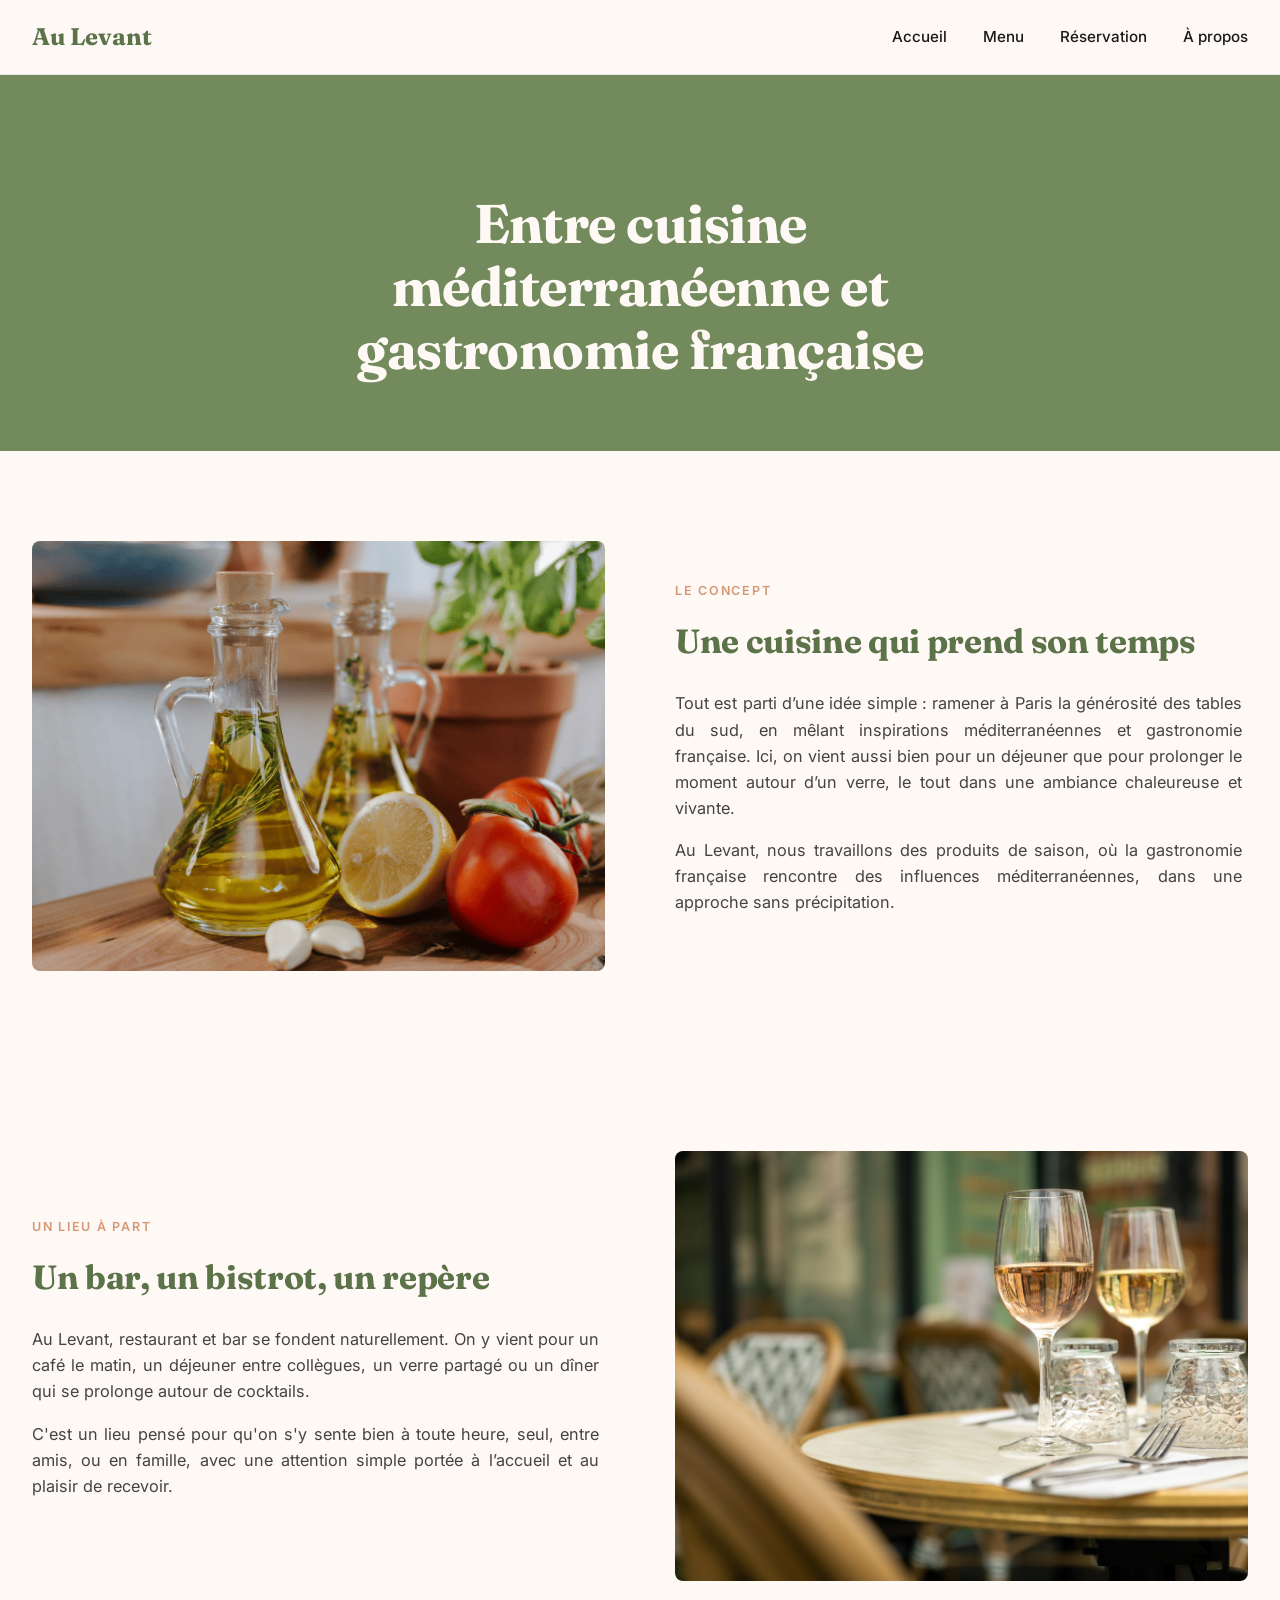
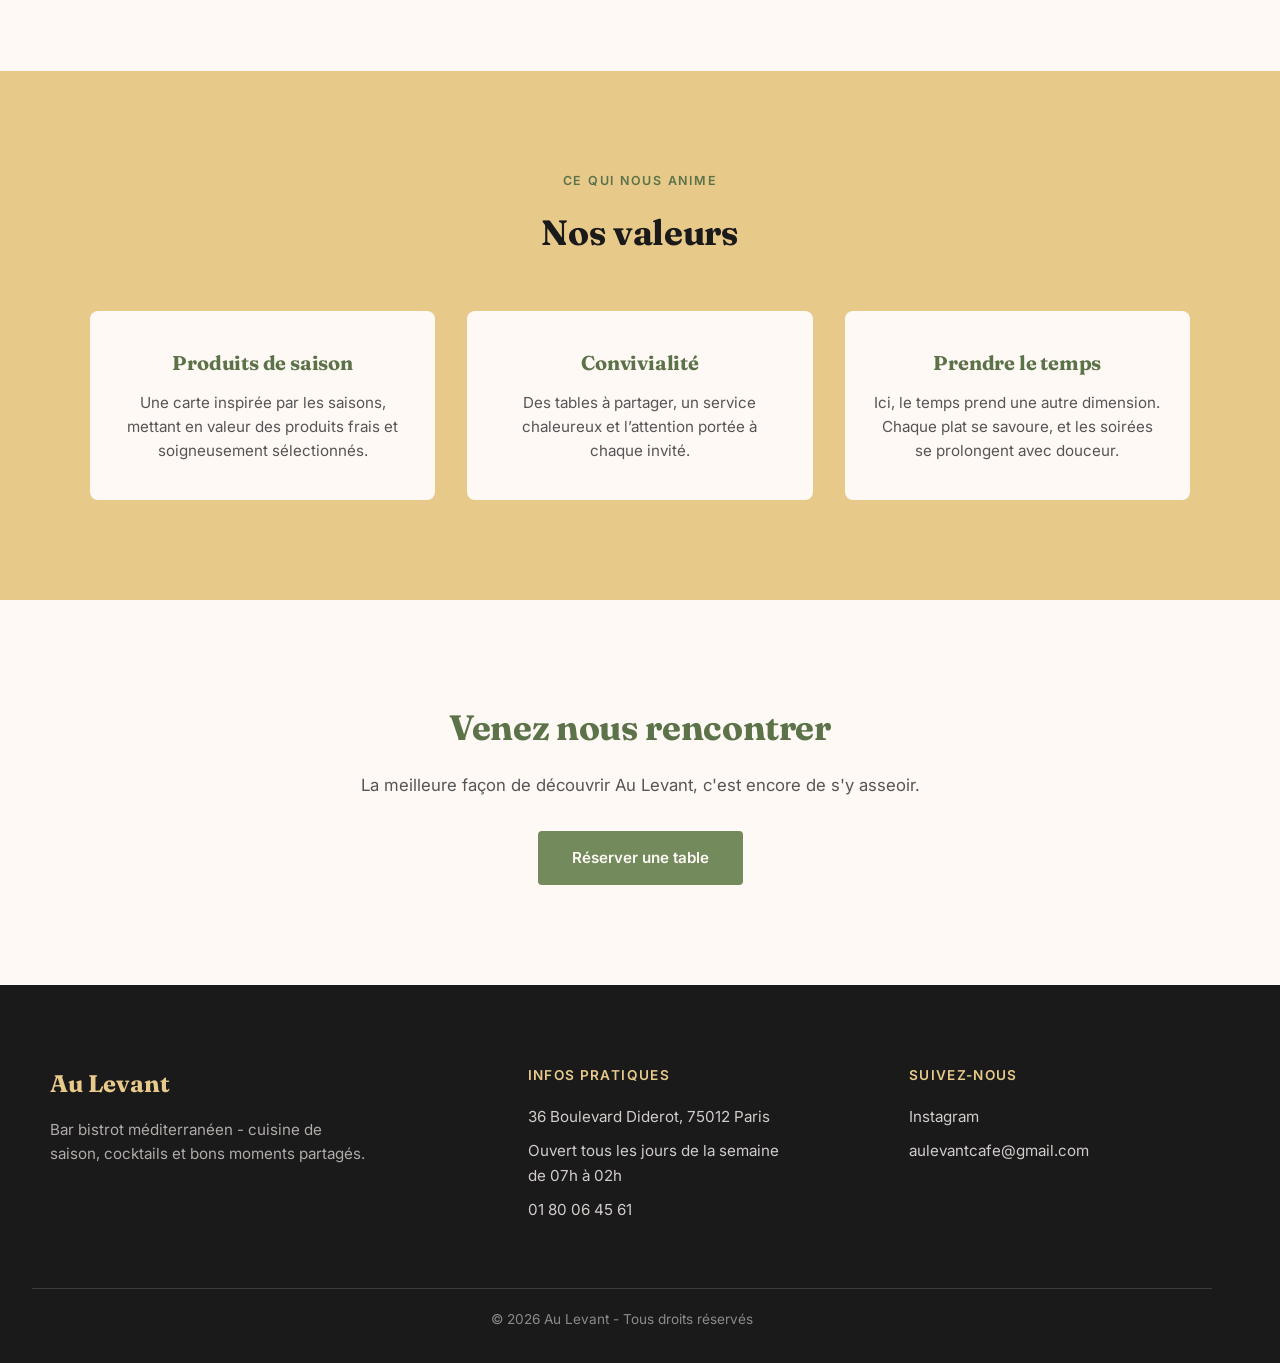
<file: apropos.html>
<html lang="fr">
  <head>
    <meta charset="UTF-8" />
    <meta name="viewport" content="width=device-width, initial-scale=1.0" />
    <title>À propos - Au Levant</title>
    <link rel="preconnect" href="https://fonts.googleapis.com" />
    <link rel="preconnect" href="https://fonts.gstatic.com" crossorigin />
    <link
      href="https://fonts.googleapis.com/css2?family=Fraunces:opsz,wght@9..144,600;9..144,700&family=Inter:wght@400;500;600&display=swap"
      rel="stylesheet"
    />
    <link rel="stylesheet" href="style.css" />
  </head>
  <body>
    <header>
      <div class="header-inner">
        <a href="index.html" class="logo">Au Levant</a>
        <nav>
          <ul>
            <li><a href="index.html#accueil">Accueil</a></li>
            <li><a href="menu.html">Menu</a></li>
            <li><a href="reservation.html">Réservation</a></li>
            <li><a href="apropos.html">À propos</a></li>
          </ul>
        </nav>
        <button class="nav-toggle" aria-label="Ouvrir le menu">
          <span></span><span></span><span></span>
        </button>
      </div>
    </header>

    <section class="apropos-hero">
      <div class="apropos-hero-content">
        <span class="hero-eyebrow"></span>
        <h1>Entre cuisine méditerranéenne et gastronomie française</h1>
      </div>
    </section>

    <section class="apropos-bloc">
      <div class="apropos-img">
        <img
          src="Images/Infrédients.png"
          alt="Ingrédients méditerranéens, huile d'olive, citron et épices"
        />
      </div>
      <div class="apropos-text">
        <span class="surtitre">Le concept</span>
        <h2>Une cuisine qui prend son temps</h2>
        <p>
          Tout est parti d’une idée simple : ramener à Paris la générosité des
          tables du sud, en mêlant inspirations méditerranéennes et gastronomie
          française. Ici, on vient aussi bien pour un déjeuner que pour
          prolonger le moment autour d’un verre, le tout dans une ambiance
          chaleureuse et vivante.
        </p>
        <p>
          Au Levant, nous travaillons des produits de saison, où la gastronomie
          française rencontre des influences méditerranéennes, dans une approche
          sans précipitation.
        </p>
      </div>
    </section>

    <section class="apropos-bloc apropos-bloc-inverse">
      <div class="apropos-img">
        <img
          src="Images/Boisson terassejpg.jpg"
          alt="Table de terrasse avec des verres de vin au restaurant Au Levant."
        />
      </div>
      <div class="apropos-text">
        <span class="surtitre">Un lieu à part</span>
        <h2>Un bar, un bistrot, un repère</h2>
        <p>
          Au Levant, restaurant et bar se fondent naturellement. On y vient pour
          un café le matin, un déjeuner entre collègues, un verre partagé ou un
          dîner qui se prolonge autour de cocktails.
        </p>
        <p>
          C'est un lieu pensé pour qu'on s'y sente bien à toute heure, seul,
          entre amis, ou en famille, avec une attention simple portée à
          l’accueil et au plaisir de recevoir.
        </p>
      </div>
    </section>

    <section class="apropos-valeurs">
      <div class="apropos-valeurs-header">
        <span class="surtitre">Ce qui nous anime</span>
        <h2>Nos valeurs</h2>
      </div>
      <div class="apropos-valeurs-grid">
        <div class="valeur-card">
          <h3>Produits de saison</h3>
          <p>
            Une carte inspirée par les saisons, mettant en valeur des produits
            frais et soigneusement sélectionnés.
          </p>
        </div>
        <div class="valeur-card">
          <h3>Convivialité</h3>
          <p>
            Des tables à partager, un service chaleureux et l’attention portée à
            chaque invité.
          </p>
        </div>
        <div class="valeur-card">
          <h3>Prendre le temps</h3>
          <p>
            Ici, le temps prend une autre dimension. Chaque plat se savoure, et
            les soirées se prolongent avec douceur.
          </p>
        </div>
      </div>
    </section>

    <section class="apropos-cta">
      <h2>Venez nous rencontrer</h2>
      <p>
        La meilleure façon de découvrir Au Levant, c'est encore de s'y asseoir.
      </p>
      <a href="reservation.html" class="btn btn-primary">Réserver une table</a>
    </section>

    <footer id="contact">
      <div class="footer-inner">
        <div class="footer-brand">
          <div class="logo">Au Levant</div>
          <p>
            Bar bistrot méditerranéen - cuisine de saison, cocktails et bons
            moments partagés.
          </p>
        </div>
        <div class="footer-col">
          <h3>Infos pratiques</h3>
          <a
            href="https://www.bing.com/maps/directions?ty=0&v=2&sV=1&rtp=%7Epos.48.8460693359375_2.3769359588623047__Au%2520Levant_&mode=d&cp=48.846069%7E2.376936&lvl=16&style=r"
            target="_blank"
            rel="noopener"
            >36 Boulevard Diderot, 75012 Paris</a
          >
          <p>Ouvert tous les jours de la semaine<br />de 07h à 02h</p>
          <a href="tel:+33180064561">01 80 06 45 61</a>
        </div>
        <div class="footer-col">
          <h3>Suivez-nous</h3>
          <a
            href="https://www.instagram.com/aulevantcafe/"
            target="_blank"
            rel="noopener"
            >Instagram</a
          >
          <a href="mailto:aulevantcafe@gmail.com">aulevantcafe@gmail.com</a>
        </div>
      </div>
      <div class="footer-bottom">© 2026 Au Levant - Tous droits réservés</div>
    </footer>

    <script>
      const navToggle = document.querySelector(".nav-toggle");
      const navElement = document.querySelector("nav");

      navToggle.addEventListener("click", () => {
        navElement.classList.toggle("nav-open");
        navToggle.classList.toggle("is-active");
      });

      navElement.querySelectorAll("a").forEach((link) => {
        link.addEventListener("click", () => {
          navElement.classList.remove("nav-open");
          navToggle.classList.remove("is-active");
        });
      });
    </script>
  </body>
</html>
</file>
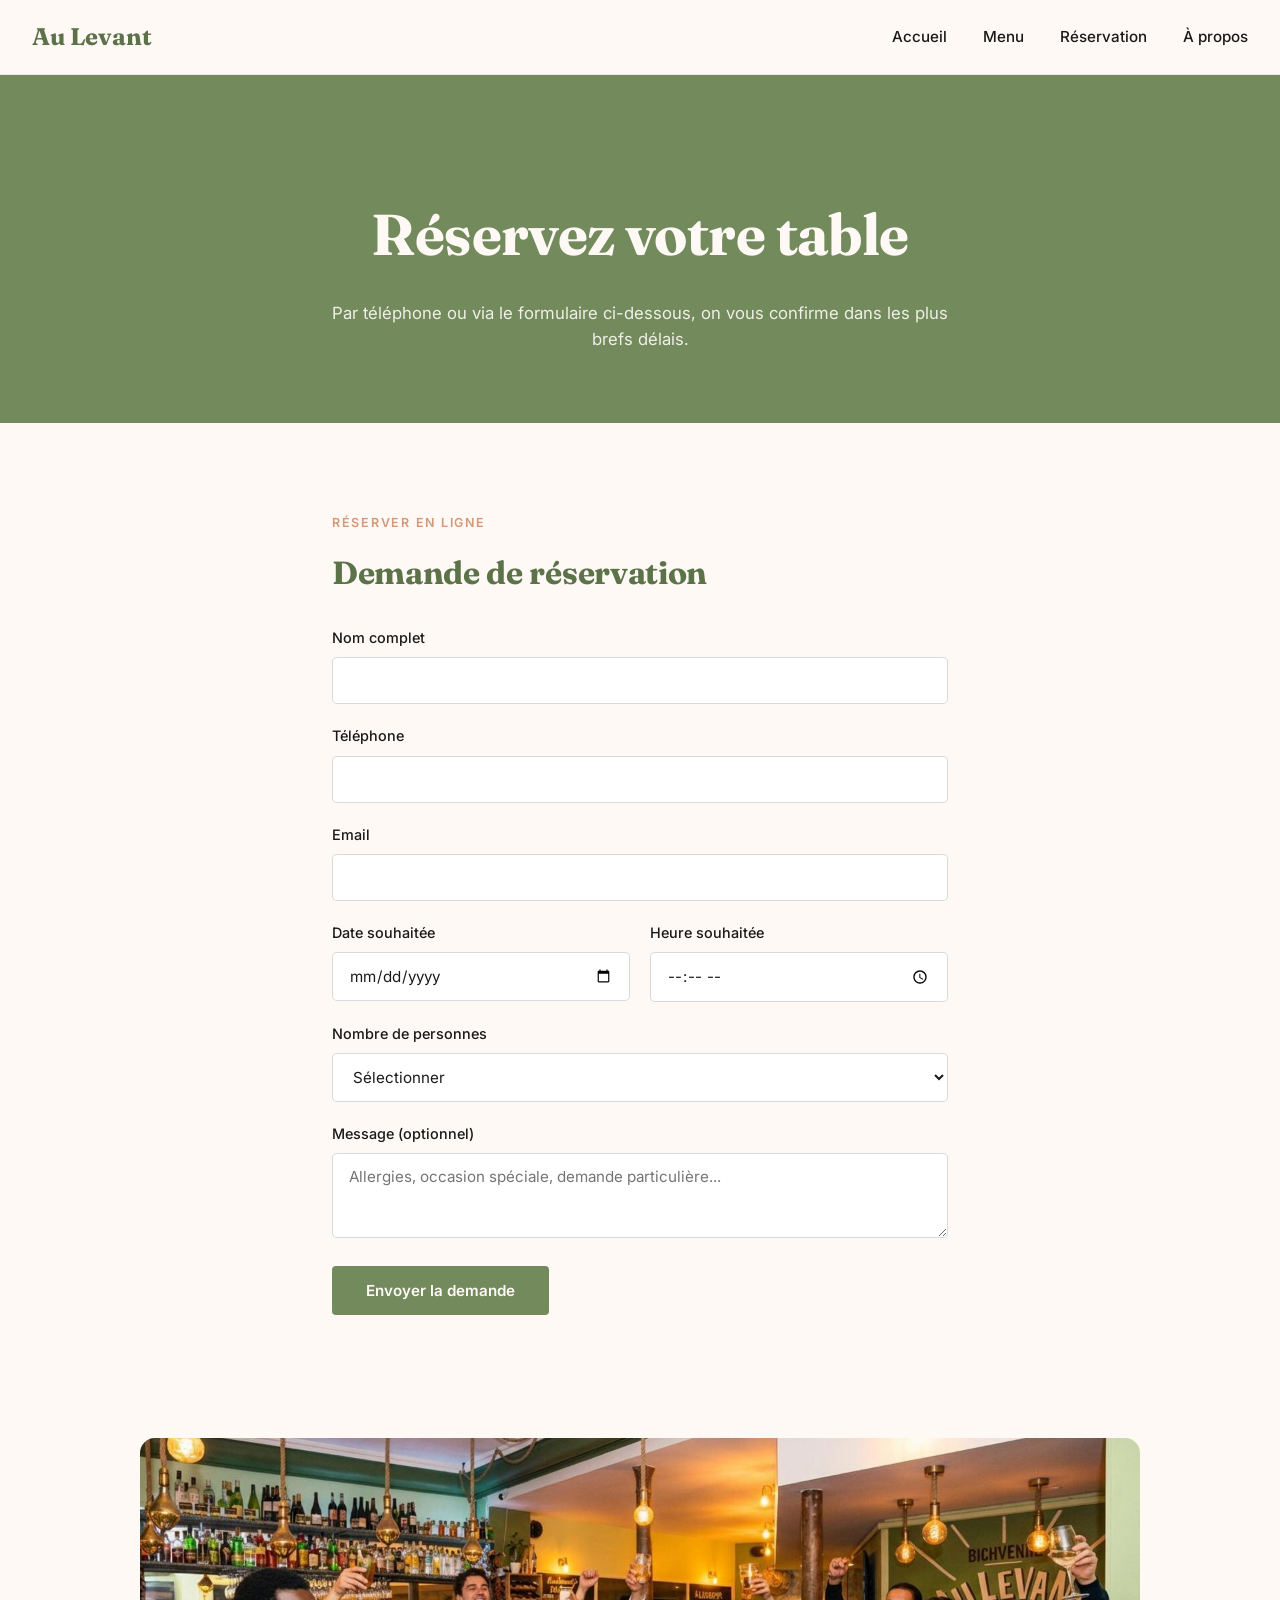
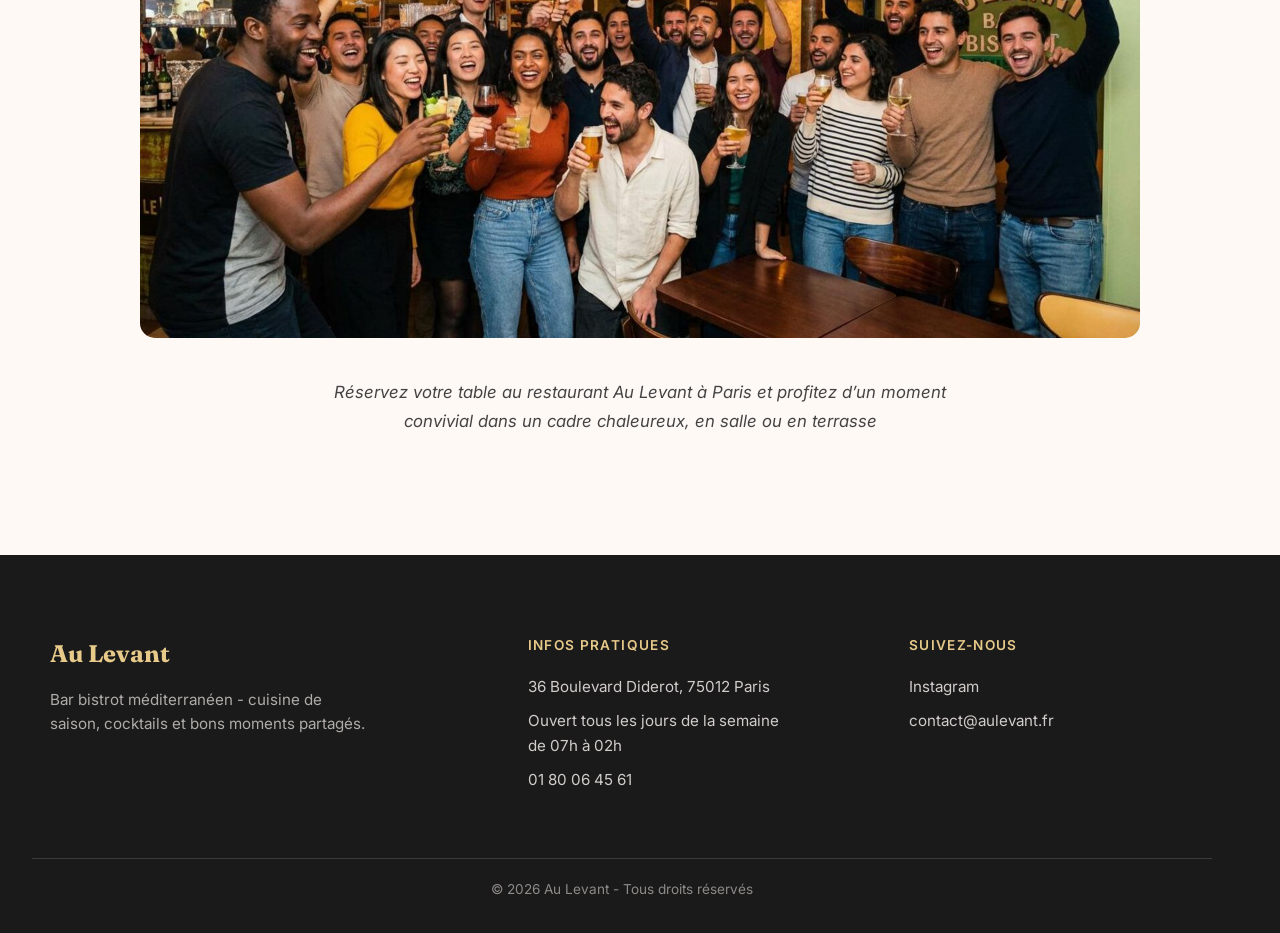
<file: coucou.html>
<html lang="fr">
  <head>
    <meta charset="UTF-8" />
    <meta name="viewport" content="width=device-width, initial-scale=1.0" />
    <title>Réservation - Au Levant</title>
    <link rel="preconnect" href="https://fonts.googleapis.com" />
    <link rel="preconnect" href="https://fonts.gstatic.com" crossorigin />
    <link
      href="https://fonts.googleapis.com/css2?family=Fraunces:opsz,wght@9..144,600;9..144,700&family=Inter:wght@400;500;600&display=swap"
      rel="stylesheet"
    />
    <link rel="stylesheet" href="style.css" />
  </head>
  <body>
    <header>
      <div class="header-inner">
        <a href="index.html" class="logo">Au Levant</a>
        <nav>
          <ul>
            <li><a href="index.html#accueil">Accueil</a></li>
            <li><a href="Menu.html">Menu</a></li>
            <li><a href="reservation.html">Réservation</a></li>
            <li><a href="apropos.html">À propos</a></li>
          </ul>
        </nav>
        <button class="nav-toggle" aria-label="Ouvrir le menu">
          <span></span><span></span><span></span>
        </button>
      </div>
    </header>

    <section class="reservation-hero">
      <div class="reservation-hero-content">
        <h1>Réservez votre table</h1>
        <p>
          Par téléphone ou via le formulaire ci-dessous, on vous confirme dans
          les plus brefs délais.
        </p>
      </div>
    </section>

    <section class="reservation-options">
      <div class="reservation-form-wrap">
        <span class="surtitre">Réserver en ligne</span>
        <h2>Demande de réservation</h2>

        <form
          id="reservation-form"
          action="https://api.web3forms.com/submit"
          method="POST"
        >
          <!-- Remplace YOUR_ACCESS_KEY_HERE par la clé Web3Forms -->
          <input
            type="hidden"
            name="access_key"
            value="85202c24-b1e5-41c1-b7aa-ff553644dcba"
          />
          <input
            type="hidden"
            name="subject"
            value="Nouvelle demande de réservation - Au Levant"
          />
          <input
            type="checkbox"
            name="botcheck"
            class="hidden-field"
            style="display: none"
          />

          <div class="form-row">
            <label for="nom">Nom complet</label>
            <input type="text" id="nom" name="nom" required />
          </div>

          <div class="form-row">
            <label for="telephone">Téléphone</label>
            <input type="tel" id="telephone" name="telephone" required />
          </div>

          <div class="form-row">
            <label for="email">Email</label>
            <input type="email" id="email" name="email" required />
          </div>

          <div class="form-row form-row-split">
            <div>
              <label for="date">Date souhaitée</label>
              <input type="date" id="date" name="date" required />
            </div>
            <div>
              <label for="heure">Heure souhaitée</label>
              <input type="time" id="heure" name="heure" required />
            </div>
          </div>

          <div class="form-row">
            <label for="personnes">Nombre de personnes</label>
            <select id="personnes" name="personnes" required>
              <option value="">Sélectionner</option>
              <option>1 personne</option>
              <option>2 personnes</option>
              <option>3 personnes</option>
              <option>4 personnes</option>
              <option>5 personnes</option>
              <option>6 personnes</option>
              <option>7 personnes ou plus (groupe)</option>
            </select>
          </div>

          <div class="form-row">
            <label for="message">Message (optionnel)</label>
            <textarea
              id="message"
              name="message"
              rows="3"
              placeholder="Allergies, occasion spéciale, demande particulière..."
            ></textarea>
          </div>

          <button type="submit" class="btn btn-primary form-submit">
            Envoyer la demande
          </button>

          <p id="form-result" class="form-result"></p>
        </form>
      </div>
    </section>

    <section class="reservation-image-section">
      <div class="reservation-image">
        <img
          src="Images/Photo de groupe réservation.jpg"
          alt="Ambiance conviviale du restaurant Au Levant"
        />
      </div>
      <div class="reservation-caption">
        <p>
          Réservez votre table au restaurant Au Levant à Paris et profitez d’un
          moment convivial dans un cadre chaleureux, en salle ou en terrasse
        </p>
      </div>
    </section>

    <footer id="contact">
      <div class="footer-inner">
        <div class="footer-brand">
          <div class="logo">Au Levant</div>
          <p>
            Bar bistrot méditerranéen - cuisine de saison, cocktails et bons
            moments partagés.
          </p>
        </div>
        <div class="footer-col">
          <h3>Infos pratiques</h3>
          <a
            href="https://www.bing.com/maps/directions?ty=0&v=2&sV=1&rtp=%7Epos.48.8460693359375_2.3769359588623047__Au%2520Levant_&mode=d&cp=48.846069%7E2.376936&lvl=16&style=r"
            target="_blank"
            rel="noopener"
            >36 Boulevard Diderot, 75012 Paris</a
          >
          <p>Ouvert tous les jours de la semaine<br />de 07h à 02h</p>
          <a href="tel:+33180064561">01 80 06 45 61</a>
        </div>
        <div class="footer-col">
          <h3>Suivez-nous</h3>
          <a
            href="https://www.instagram.com/aulevantcafe/"
            target="_blank"
            rel="noopener"
            >Instagram</a
          >
          <a href="mailto:contact@aulevant.fr">contact@aulevant.fr</a>
        </div>
      </div>
      <div class="footer-bottom">© 2026 Au Levant - Tous droits réservés</div>
    </footer>

    <script>
      const navToggle = document.querySelector(".nav-toggle");
      const navElement = document.querySelector("nav");

      navToggle.addEventListener("click", () => {
        navElement.classList.toggle("nav-open");
        navToggle.classList.toggle("is-active");
      });

      navElement.querySelectorAll("a").forEach((link) => {
        link.addEventListener("click", () => {
          navElement.classList.remove("nav-open");
          navToggle.classList.remove("is-active");
        });
      });

      // Envoi du formulaire de réservation à Web3Forms, avec message de confirmation sans rechargement de page
      const reservationForm = document.getElementById("reservation-form");
      const formResult = document.getElementById("form-result");

      reservationForm.addEventListener("submit", function (e) {
        e.preventDefault();
        formResult.textContent = "Envoi en cours...";
        formResult.className = "form-result form-result-pending";

        const formData = new FormData(reservationForm);
        const object = Object.fromEntries(formData);
        const json = JSON.stringify(object);

        fetch("https://api.web3forms.com/submit", {
          method: "POST",
          headers: {
            "Content-Type": "application/json",
            Accept: "application/json",
          },
          body: json,
        })
          .then(async (response) => {
            const result = await response.json();
            if (response.status === 200) {
              formResult.textContent =
                "Merci ! Votre demande a bien été envoyée, nous vous confirmerons rapidement.";
              formResult.className = "form-result form-result-success";
              reservationForm.reset();
            } else {
              formResult.textContent =
                "Une erreur est survenue. Merci de nous appeler directement au 01 80 06 45 61.";
              formResult.className = "form-result form-result-error";
            }
          })
          .catch(() => {
            formResult.textContent =
              "Une erreur est survenue. Merci de nous appeler directement au 01 80 06 45 61.";
            formResult.className = "form-result form-result-error";
          });
      });
    </script>
  </body>
</html>
</file>
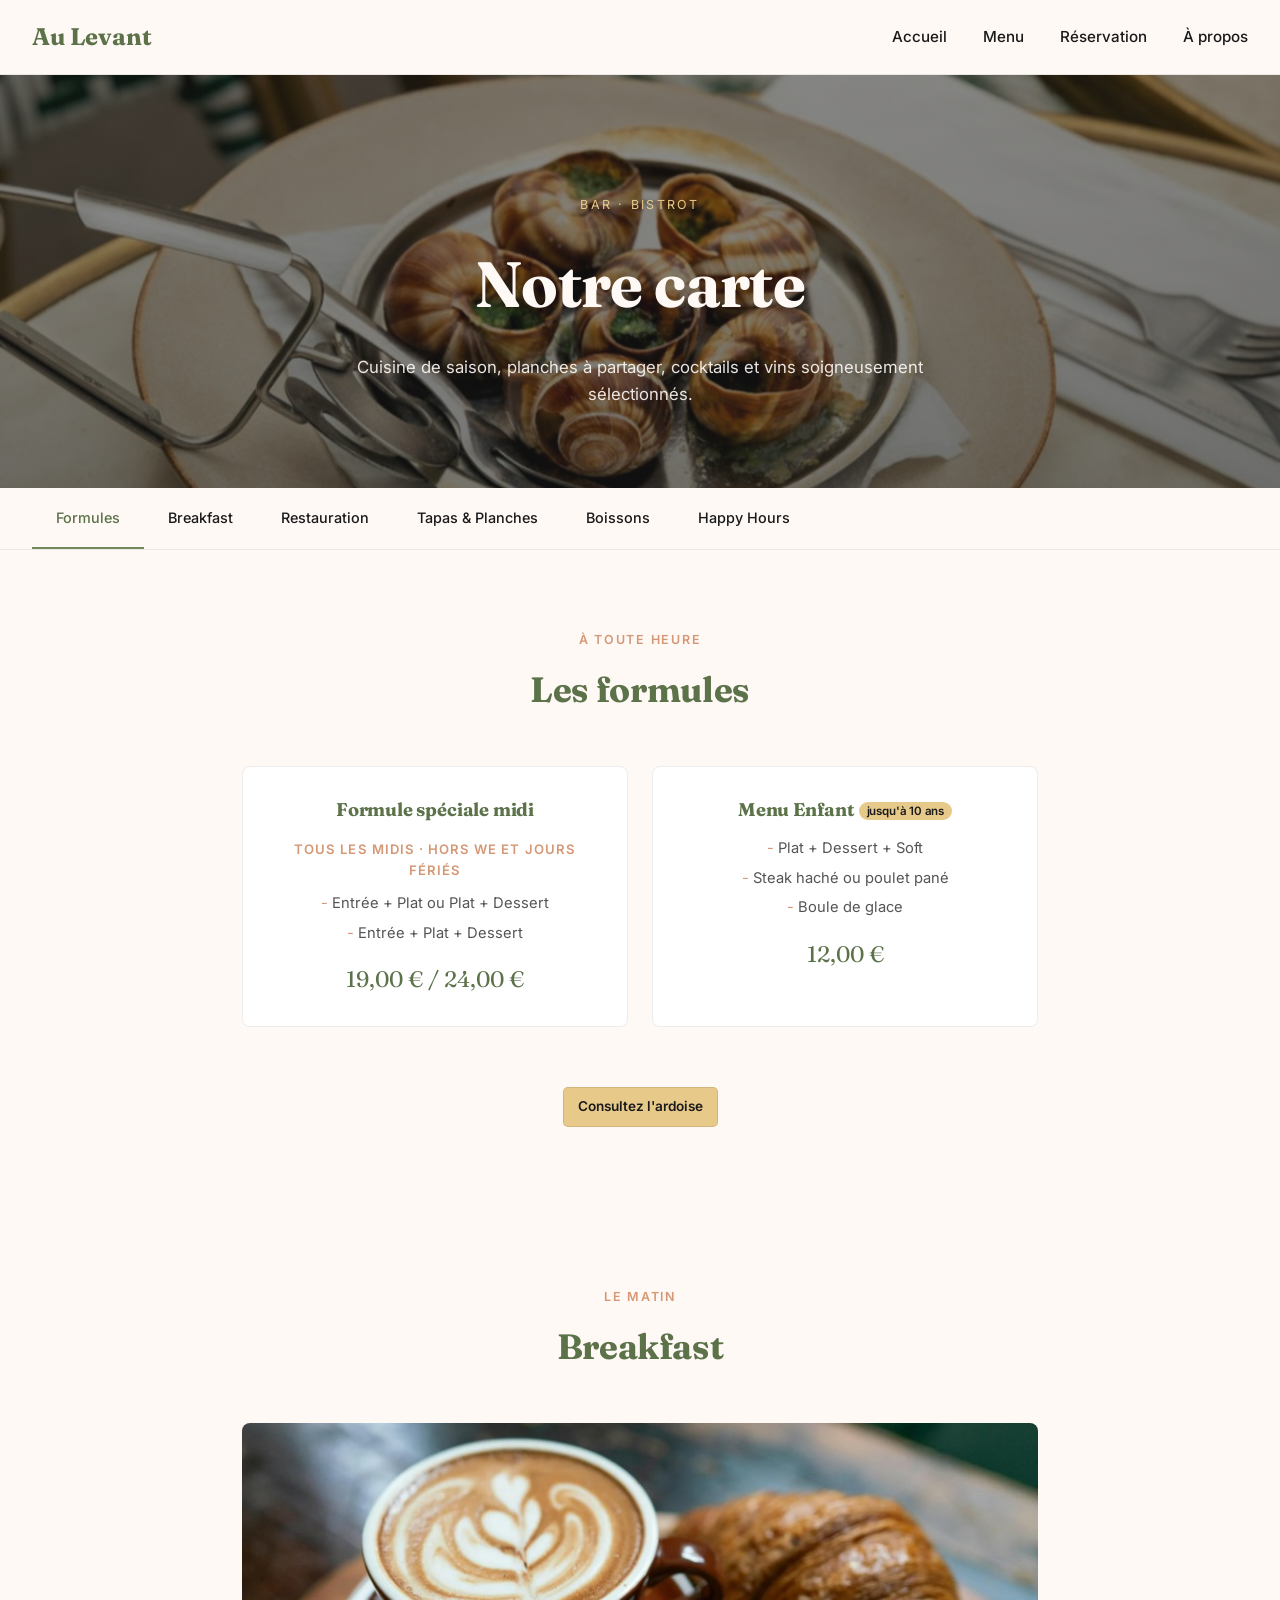
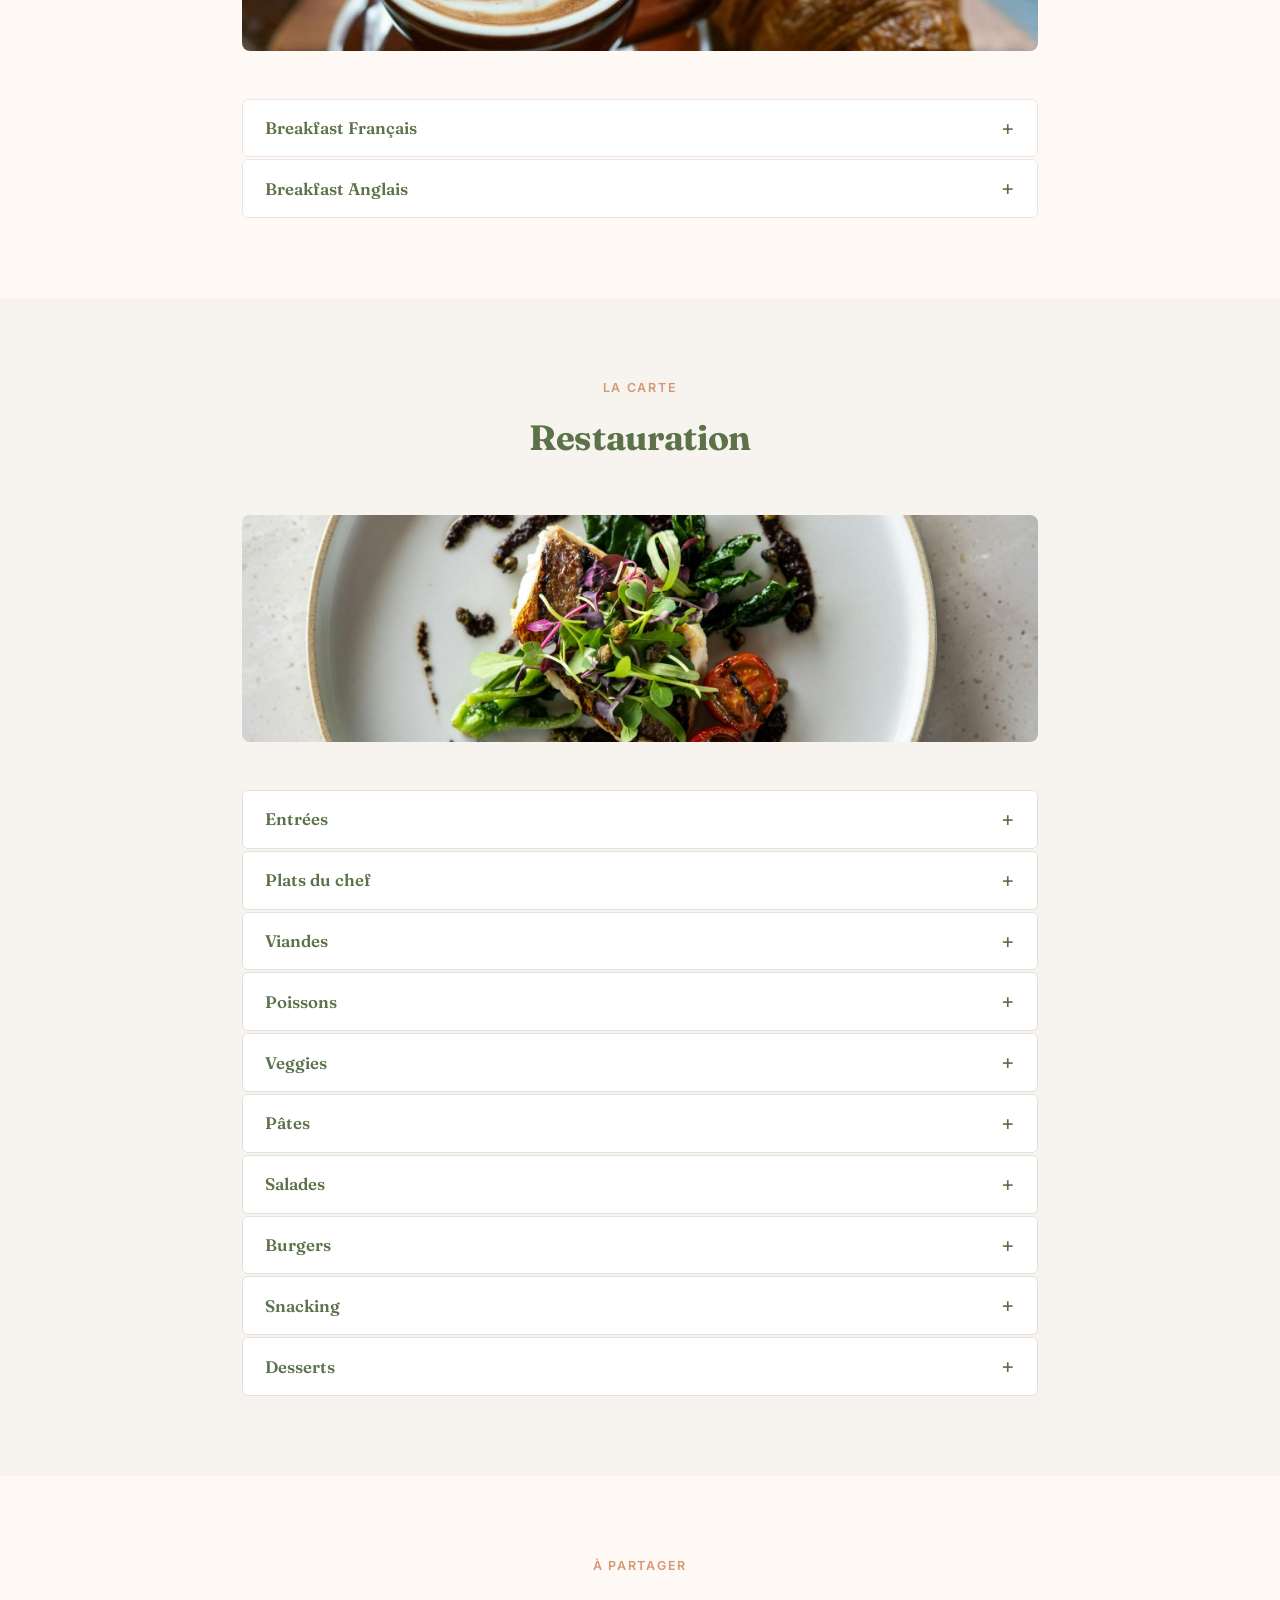
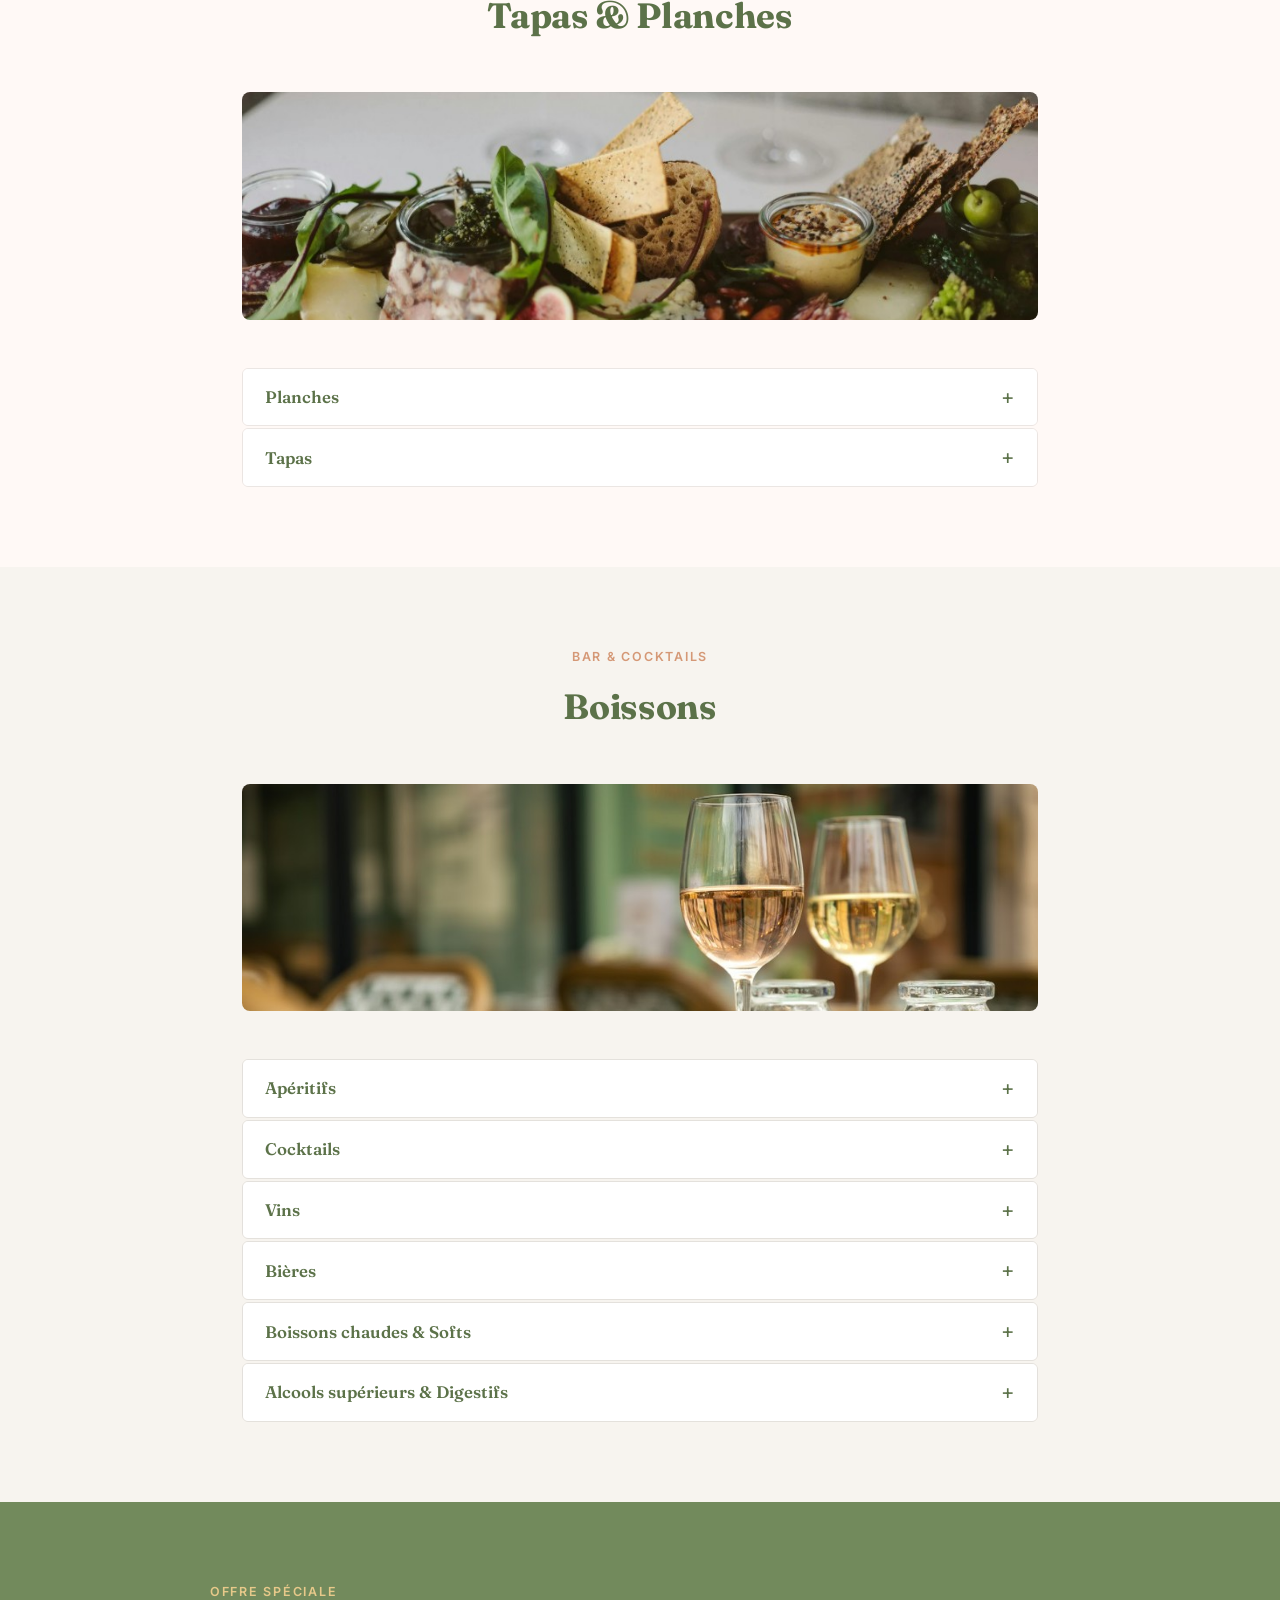
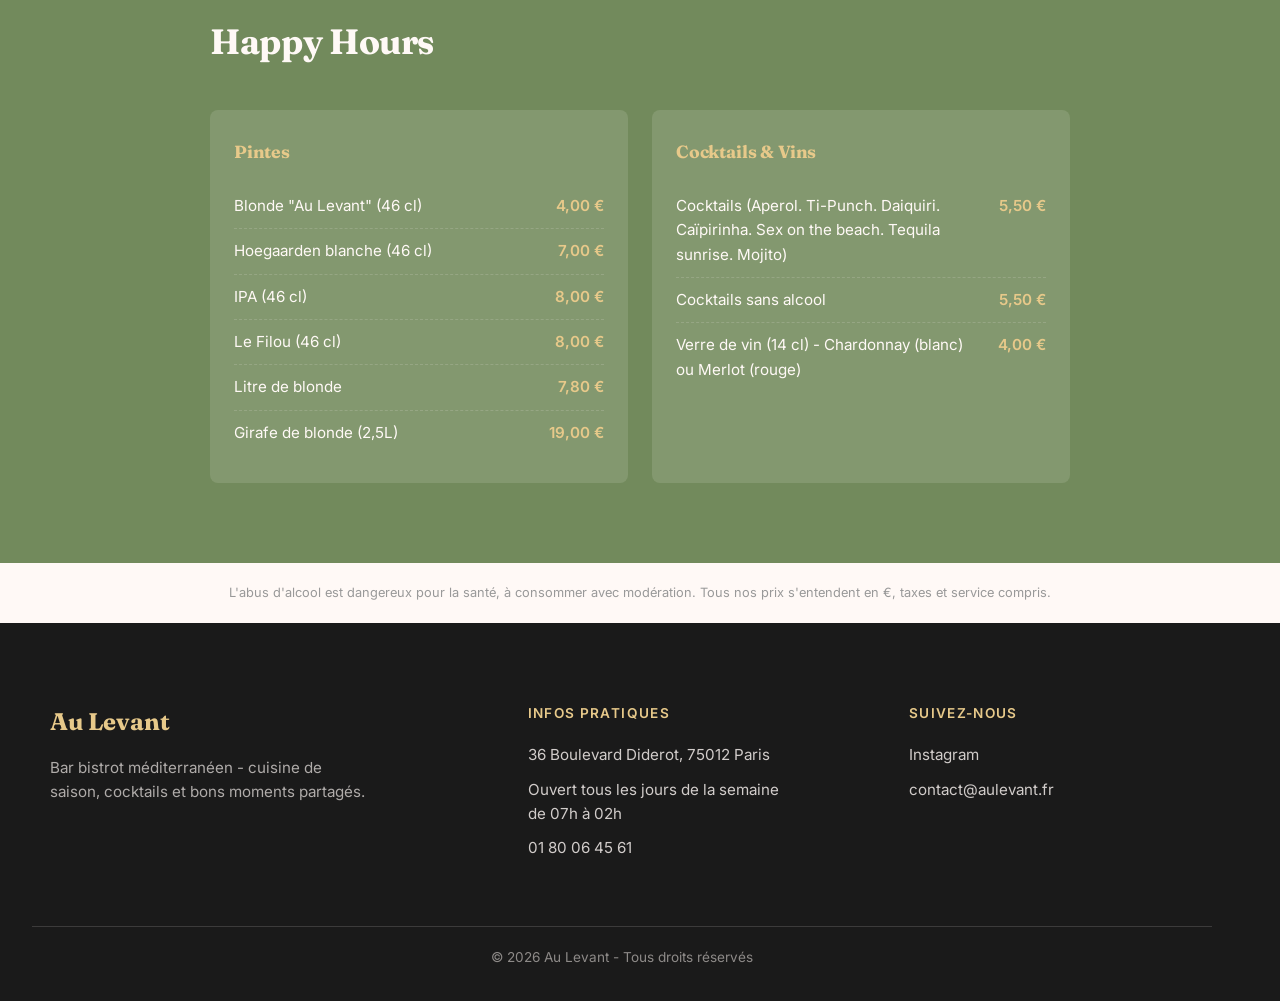
<file: hello.html>
<!doctype html>
<html lang="fr">
  <head>
    <meta charset="UTF-8" />
    <meta name="viewport" content="width=device-width, initial-scale=1.0" />
    <title>Menu - Au Levant</title>
    <link rel="preconnect" href="https://fonts.googleapis.com" />
    <link rel="preconnect" href="https://fonts.gstatic.com" crossorigin />
    <link
      href="https://fonts.googleapis.com/css2?family=Fraunces:opsz,wght@9..144,600;9..144,700&family=Inter:wght@400;500;600&display=swap"
      rel="stylesheet"
    />
    <link rel="stylesheet" href="style.css" />
  </head>
  <body>
    <header>
      <div class="header-inner">
        <a href="index.html" class="logo">Au Levant</a>
        <nav>
          <ul>
            <li><a href="index.html#accueil">Accueil</a></li>
            <li><a href="menu.html">Menu</a></li>
            <li><a href="reservation.html">Réservation</a></li>
            <li><a href="apropos.html">À propos</a></li>
          </ul>
        </nav>
        <button class="nav-toggle" aria-label="Ouvrir le menu">
          <span></span><span></span><span></span>
        </button>
      </div>
    </header>

    <!-- Hero -->
    <section class="menu-hero">
      <div class="menu-hero-content">
        <span class="hero-eyebrow">Bar · Bistrot</span>
        <h1>Notre carte</h1>
        <p>
          Cuisine de saison, planches à partager, cocktails et vins
          soigneusement sélectionnés.
        </p>
      </div>
    </section>

    <!-- Navigation sections -->
    <nav class="menu-nav" id="menu-nav">
      <div class="menu-nav-inner">
        <a href="#formules" class="menu-nav-link active">Formules</a>
        <a href="#breakfast" class="menu-nav-link">Breakfast</a>
        <a href="#restauration" class="menu-nav-link">Restauration</a>
        <a href="#tapas-planches" class="menu-nav-link">Tapas & Planches</a>
        <a href="#boissons" class="menu-nav-link">Boissons</a>
        <a href="#happy-hours" class="menu-nav-link">Happy Hours</a>
      </div>
    </nav>

    <!-- ===== FORMULES ===== -->
    <section class="menu-section" id="formules">
      <div class="menu-section-inner">
        <div class="menu-section-header">
          <span class="surtitre">À toute heure</span>
          <h2>Les formules</h2>
        </div>

        <div class="menu-grid-formules">
          <div class="formule-card">
            <h3>Formule spéciale midi</h3>
            <p class="formule-desc">Tous les midis · hors WE et jours fériés</p>
            <ul>
              <li>Entrée + Plat ou Plat + Dessert</li>
              <li>Entrée + Plat + Dessert</li>
            </ul>
            <p class="formule-prix">19,00 € / 24,00 €</p>
          </div>

          <div class="formule-card">
            <h3>Menu Enfant <span class="formule-tag">jusqu'à 10 ans</span></h3>
            <ul>
              <li>Plat + Dessert + Soft</li>
              <li>Steak haché ou poulet pané</li>
              <li>Boule de glace</li>
            </ul>
            <p class="formule-prix">12,00 €</p>
          </div>
        </div>
        <a
          href="https://docs.google.com/document/d/16HUfuQ0xz73ipPEWMxw0UCgpzkEfbBSEMbmdZW-Mjqg/edit?tab=t.0"
          target="_blank"
          class="formule-link"
        >
          Consultez l'ardoise
        </a>
      </div>
    </section>

    <!-- ===== BREAKFAST ===== -->
    <section class="menu-section breakfast-section" id="breakfast">
      <div class="menu-section-inner">
        <div class="menu-section-header">
          <span class="surtitre">Le matin</span>
          <h2>Breakfast</h2>
        </div>

        <div class="menu-photo-banner">
          <img src="Images/Breakfast.jpg" alt="Salade de poisson" />
        </div>

        <div class="accordeons">
          <div class="accordeon">
            <button class="accordeon-btn" aria-expanded="false">
              <span>Breakfast Français</span>
              <span class="accordeon-icon">+</span>
            </button>

            <div class="accordeon-content" hidden>
              <div class="plat-list">
                <div class="plat breakfast-item">
                  <span class="plat-nom">
                    Boisson chaude au choix<br />
                    Viennoiserie ou tartine beurre confiture<br />
                    Jus d'orange pressée
                  </span>
                  <span class="plat-prix">8,00 €</span>
                </div>
              </div>
            </div>
          </div>

          <div class="accordeon">
            <button class="accordeon-btn" aria-expanded="false">
              <span>Breakfast Anglais</span>
              <span class="accordeon-icon">+</span>
            </button>

            <div class="accordeon-content" hidden>
              <div class="plat-list">
                <div class="plat breakfast-item">
                  <span class="plat-nom">
                    Boisson chaude au choix<br />
                    Viennoiserie ou tartine beurre confiture<br />
                    Jus d'orange pressée<br />
                    Omelette bacon ou fromage
                  </span>
                  <span class="plat-prix">14,00 €</span>
                </div>
              </div>
            </div>
          </div>
        </div>
      </div>
    </section>

    <!-- ===== RESTAURATION ===== -->
    <section class="menu-section menu-section-alt" id="restauration">
      <div class="menu-section-inner">
        <div class="menu-section-header">
          <span class="surtitre">La carte</span>
          <h2>Restauration</h2>
        </div>

        <div class="menu-photo-banner">
          <img src="Images/Plat Au Levant.jpg" alt="Salade de poisson" />
        </div>

        <div class="accordeons">
          <div class="accordeon">
            <button class="accordeon-btn" aria-expanded="false">
              <span>Entrées</span>
              <span class="accordeon-icon">+</span>
            </button>
            <div class="accordeon-content" hidden>
              <div class="plat-list">
                <div class="plat">
                  <span class="plat-nom"
                    >Burrata crémeuse, tomates à l'ancienne et pesto
                    maison</span
                  ><span class="plat-prix">11,00 €</span>
                </div>
                <div class="plat">
                  <span class="plat-nom"
                    >Œuf parfait, velouté de petits pois et lardons</span
                  ><span class="plat-prix">9,50 €</span>
                </div>
                <div class="plat">
                  <span class="plat-nom"
                    >Escargots de Bourgogne
                    <span class="plat-quantite"
                      >(6 pièces / 12 pièces)</span
                    ></span
                  ><span class="plat-prix">9,00 € / 16,90 €</span>
                </div>
                <div class="plat">
                  <span class="plat-nom">Soupe à l'oignon gratinée</span
                  ><span class="plat-prix">11,00 €</span>
                </div>
                <div class="plat">
                  <span class="plat-nom"
                    >Tartare d'avocat, crevette ou saumon</span
                  ><span class="plat-prix">11,00 €</span>
                </div>
                <div class="plat">
                  <span class="plat-nom">Filets de hareng, pommes tièdes</span
                  ><span class="plat-prix">8,00 €</span>
                </div>
              </div>
            </div>
          </div>

          <div class="accordeon">
            <button class="accordeon-btn" aria-expanded="false">
              <span>Plats du chef</span>
              <span class="accordeon-icon">+</span>
            </button>
            <div class="accordeon-content" hidden>
              <div class="plat-list">
                <div class="plat">
                  <span class="plat-nom"
                    >Confit de canard maison
                    <span class="plat-sous">Pommes sautées à l'ail</span></span
                  ><span class="plat-prix">18,90 €</span>
                </div>
                <div class="plat">
                  <span class="plat-nom"
                    >Poulet fermier, jus de volaille corsé
                    <span class="plat-sous">Frites maison</span></span
                  ><span class="plat-prix">17,00 €</span>
                </div>
                <div class="plat">
                  <span class="plat-nom"
                    >Magret de canard
                    <span class="plat-sous">Pommes sautées à l'ail</span></span
                  ><span class="plat-prix">24,90 €</span>
                </div>
              </div>
            </div>
          </div>

          <div class="accordeon">
            <button class="accordeon-btn" aria-expanded="false">
              <span>Viandes</span>
              <span class="accordeon-icon">+</span>
            </button>
            <div class="accordeon-content" hidden>
              <div class="plat-list">
                <div class="plat">
                  <span class="plat-nom"
                    >Entrecôte Salers grillée, sauce au poivre
                    <span class="plat-quantite">(300 gr)</span></span
                  ><span class="plat-prix">26,00 €</span>
                </div>
                <div class="plat">
                  <span class="plat-nom"
                    >Tartare de bœuf au couteau
                    <span class="plat-sous">Frites maison, salade</span></span
                  ><span class="plat-prix">18,50 €</span>
                </div>
                <div class="plat">
                  <span class="plat-nom"
                    >Pièce du boucher à l'échalote
                    <span class="plat-sous">Frites maison</span></span
                  ><span class="plat-prix">16,90 €</span>
                </div>
                <div class="plat">
                  <span class="plat-nom"
                    >Côte de bœuf Salers à partager
                    <span class="plat-quantite">(1,2 kg)</span>
                    <span class="plat-sous">Garniture au choix</span></span
                  ><span class="plat-prix">75,00 €</span>
                </div>
              </div>
            </div>
          </div>

          <div class="accordeon">
            <button class="accordeon-btn" aria-expanded="false">
              <span>Poissons</span>
              <span class="accordeon-icon">+</span>
            </button>
            <div class="accordeon-content" hidden>
              <div class="plat-list">
                <div class="plat">
                  <span class="plat-nom"
                    >Pavé de saumon grillé
                    <span class="plat-sous"
                      >Julienne de légumes, sauce tartare</span
                    ></span
                  ><span class="plat-prix">19,00 €</span>
                </div>
                <div class="plat">
                  <span class="plat-nom"
                    >Fish and Chips maison
                    <span class="plat-sous">Salade, sauce tartare</span></span
                  ><span class="plat-prix">17,50 €</span>
                </div>
                <div class="plat">
                  <span class="plat-nom"
                    >Dos de lieu noir grillé
                    <span class="plat-sous"
                      >Riz basmati, sauce vierge</span
                    ></span
                  ><span class="plat-prix">17,50 €</span>
                </div>
              </div>
            </div>
          </div>

          <div class="accordeon">
            <button class="accordeon-btn" aria-expanded="false">
              <span>Veggies</span>
              <span class="accordeon-icon">+</span>
            </button>
            <div class="accordeon-content" hidden>
              <div class="plat-list">
                <div class="plat">
                  <span class="plat-nom">Chakchouka maison, œuf parfait</span
                  ><span class="plat-prix">13,00 €</span>
                </div>
                <div class="plat">
                  <span class="plat-nom"
                    >Wok de légumes grillés, burrata crémeuse</span
                  ><span class="plat-prix">16,90 €</span>
                </div>
              </div>
            </div>
          </div>

          <div class="accordeon">
            <button class="accordeon-btn" aria-expanded="false">
              <span>Pâtes</span>
              <span class="accordeon-icon">+</span>
            </button>
            <div class="accordeon-content" hidden>
              <div class="plat-list">
                <div class="plat">
                  <span class="plat-nom">Penne au saumon</span
                  ><span class="plat-prix">16,00 €</span>
                </div>
                <div class="plat">
                  <span class="plat-nom">Linguine Carbonara</span
                  ><span class="plat-prix">15,50 €</span>
                </div>
                <div class="plat">
                  <span class="plat-nom">Penne 4 fromages</span
                  ><span class="plat-prix">14,90 €</span>
                </div>
                <div class="plat plat-desc">
                  <span class="plat-sous"
                    >Suppléments : Haricots verts, salade - 5,00 €</span
                  >
                </div>
              </div>
            </div>
          </div>

          <div class="accordeon">
            <button class="accordeon-btn" aria-expanded="false">
              <span>Salades</span>
              <span class="accordeon-icon">+</span>
            </button>
            <div class="accordeon-content" hidden>
              <div class="plat-list">
                <div class="plat">
                  <span class="plat-nom"
                    >Salade de chèvre
                    <span class="plat-sous"
                      >Salade, radis, croustillant de chèvre chaud au miel,
                      tomates cerises, vinaigrette maison</span
                    ></span
                  ><span class="plat-prix">15,90 €</span>
                </div>
                <div class="plat">
                  <span class="plat-nom"
                    >L'Estivale
                    <span class="plat-sous"
                      >Salade, melon, jambon Serrano, mozzarella, tomates
                      cerises, basilic frais et huile d'olive extra vierge</span
                    ></span
                  ><span class="plat-prix">16,90 €</span>
                </div>
                <div class="plat">
                  <span class="plat-nom"
                    >L'Océane et ses saveurs
                    <span class="plat-sous"
                      >Salade, gambas grillées, avocat, tomates cerises, saumon
                      fumé, vinaigrette, zest de citron</span
                    ></span
                  ><span class="plat-prix">18,00 €</span>
                </div>
                <div class="plat">
                  <span class="plat-nom"
                    >Salade César
                    <span class="plat-sous"
                      >Salade, poulet grillé, croûtons, œuf dur, tomates
                      cerises, parmesan, sauce césar maison</span
                    ></span
                  ><span class="plat-prix">16,50 €</span>
                </div>
                <div class="plat">
                  <span class="plat-nom"
                    >Salade "Au Levant"
                    <span class="plat-sous"
                      >Salade, pommes sautées, lardons, œuf poché, tomates
                      cerises, comté, vinaigrette maison, croûtons</span
                    ></span
                  ><span class="plat-prix">17,50 €</span>
                </div>
              </div>
            </div>
          </div>

          <div class="accordeon">
            <button class="accordeon-btn" aria-expanded="false">
              <span>Burgers</span>
              <span class="accordeon-icon">+</span>
            </button>
            <div class="accordeon-content" hidden>
              <div class="plat-list">
                <div class="plat">
                  <span class="plat-nom"
                    >Burger "Au Levant"
                    <span class="plat-sous"
                      >Steak haché, bleu d'Auvergne, bacon grillé, oignons,
                      tomates, champignons, frites maison</span
                    ></span
                  ><span class="plat-prix">17,90 €</span>
                </div>
                <div class="plat">
                  <span class="plat-nom"
                    >Burger Halloumi
                    <span class="plat-sous"
                      >Halloumi pané, aubergines grillées, tomates, menthe
                      fraîche, guacamole, frites maison</span
                    ></span
                  ><span class="plat-prix">16,90 €</span>
                </div>
                <div class="plat">
                  <span class="plat-nom"
                    >Chicken Burger
                    <span class="plat-sous"
                      >Poulet mariné, cheddar fondu, salade, tomates, avocat,
                      frites maison</span
                    ></span
                  ><span class="plat-prix">16,90 €</span>
                </div>
                <div class="plat">
                  <span class="plat-nom"
                    >American Burger
                    <span class="plat-sous"
                      >Steak haché, cheddar, bacon grillé, oignons, tomates, œuf
                      au plat, frites maison</span
                    ></span
                  ><span class="plat-prix">17,90 €</span>
                </div>
              </div>
            </div>
          </div>

          <div class="accordeon">
            <button class="accordeon-btn" aria-expanded="false">
              <span>Snacking</span>
              <span class="accordeon-icon">+</span>
            </button>
            <div class="accordeon-content" hidden>
              <div class="plat-list">
                <div class="plat">
                  <span class="plat-nom"
                    >Croque Monsieur
                    <span class="plat-sous">Frites maison, salade</span></span
                  ><span class="plat-prix">14,50 €</span>
                </div>
                <div class="plat">
                  <span class="plat-nom"
                    >Croque Madame
                    <span class="plat-sous">Frites maison, salade</span></span
                  ><span class="plat-prix">15,50 €</span>
                </div>
                <div class="plat">
                  <span class="plat-nom"
                    >Omelette au choix : Fromage, jambon, champignons
                    <span class="plat-sous">Frites maison, salade</span></span
                  ><span class="plat-prix"></span>
                </div>
                <div class="plat sous-plat">
                  <span class="plat-nom">1 ingrédient</span
                  ><span class="plat-prix">13,50 €</span>
                </div>
                <div class="plat sous-plat">
                  <span class="plat-nom">2 ingrédients</span
                  ><span class="plat-prix">14,50 €</span>
                </div>
                <div class="plat sous-plat">
                  <span class="plat-nom">3 ingrédients</span
                  ><span class="plat-prix">15,50 €</span>
                </div>
              </div>
            </div>
          </div>

          <div class="accordeon">
            <button class="accordeon-btn" aria-expanded="false">
              <span>Desserts</span>
              <span class="accordeon-icon">+</span>
            </button>
            <div class="accordeon-content" hidden>
              <div class="plat-list">
                <div class="plat">
                  <span class="plat-nom">Moelleux au chocolat</span
                  ><span class="plat-prix">7,50 €</span>
                </div>
                <div class="plat">
                  <span class="plat-nom">Brioche "Au Levant"</span
                  ><span class="plat-prix">9,00 €</span>
                </div>
                <div class="plat">
                  <span class="plat-nom">Profitéroles</span
                  ><span class="plat-prix">9,00 €</span>
                </div>
                <div class="plat">
                  <span class="plat-nom">Tarte du jour</span
                  ><span class="plat-prix">7,00 €</span>
                </div>
                <div class="plat">
                  <span class="plat-nom">Crème brûlée</span
                  ><span class="plat-prix">8,00 €</span>
                </div>
                <div class="plat">
                  <span class="plat-nom">Tiramisu</span
                  ><span class="plat-prix">8,00 €</span>
                </div>
                <div class="plat">
                  <span class="plat-nom">Café ou thé gourmand</span
                  ><span class="plat-prix">9,50 €</span>
                </div>
              </div>
              <p class="menu-sous-titre">Glaces & Sorbets</p>
              <div class="plat-list">
                <div class="plat">
                  <span class="plat-nom"
                    >Trou Normand
                    <span class="plat-sous"
                      >Sorbet pomme arrosé de Calvados</span
                    ></span
                  ><span class="plat-prix">8,50 €</span>
                </div>
                <div class="plat">
                  <span class="plat-nom"
                    >Colonel
                    <span class="plat-sous"
                      >Sorbet citron arrosé de Vodka</span
                    ></span
                  ><span class="plat-prix">8,50 €</span>
                </div>
                <div class="plat">
                  <span class="plat-nom">Café ou chocolat liégeois</span
                  ><span class="plat-prix">8,50 €</span>
                </div>
                <div class="plat">
                  <span class="plat-nom"
                    >Coupe de glace
                    <span class="plat-quantite">(3 boules)</span></span
                  ><span class="plat-prix">8,00 €</span>
                </div>
              </div>
              <p class="menu-sous-titre">Fromages</p>
              <div class="plat-list">
                <div class="plat">
                  <span class="plat-nom">Saint-Nectaire</span
                  ><span class="plat-prix">6,00 €</span>
                </div>
                <div class="plat">
                  <span class="plat-nom">Bleu d'Auvergne</span
                  ><span class="plat-prix">5,50 €</span>
                </div>
                <div class="plat">
                  <span class="plat-nom">Chèvre, Brie de Meaux</span
                  ><span class="plat-prix">5,50 €</span>
                </div>
                <div class="plat">
                  <span class="plat-nom">Comté</span
                  ><span class="plat-prix">7,00 €</span>
                </div>
              </div>
            </div>
          </div>
        </div>
      </div>
    </section>

    <!-- ===== TAPAS & PLANCHES ===== -->
    <section class="menu-section" id="tapas-planches">
      <div class="menu-section-inner">
        <div class="menu-section-header">
          <span class="surtitre">À partager</span>
          <h2>Tapas & Planches</h2>
        </div>

        <div class="menu-photo-banner">
          <img
            src="Images/Tapas et plaches.jpg"
            alt="Planche de charcuterie composée de produits variés"
          />
        </div>

        <div class="accordeons">
          <div class="accordeon">
            <button class="accordeon-btn" aria-expanded="false">
              <span>Planches</span>
              <span class="accordeon-icon">+</span>
            </button>
            <div class="accordeon-content" hidden>
              <div class="plat-list">
                <div class="plat">
                  <span class="plat-nom">Planche de fromage</span
                  ><span class="plat-prix">17,00 €</span>
                </div>
                <div class="plat">
                  <span class="plat-nom">Planche de charcuterie</span
                  ><span class="plat-prix">17,00 €</span>
                </div>
                <div class="plat">
                  <span class="plat-nom">Planche mixte</span
                  ><span class="plat-prix">19,00 €</span>
                </div>
                <div class="plat">
                  <span class="plat-nom">Planche de tapas</span
                  ><span class="plat-prix">19,00 €</span>
                </div>
              </div>
            </div>
          </div>

          <div class="accordeon">
            <button class="accordeon-btn" aria-expanded="false">
              <span>Tapas</span>
              <span class="accordeon-icon">+</span>
            </button>
            <div class="accordeon-content" hidden>
              <div class="plat-list">
                <div class="plat">
                  <span class="plat-nom"
                    >Croustillants de chèvre
                    <span class="plat-quantite">(3 pièces)</span></span
                  ><span class="plat-prix">8,00 €</span>
                </div>
                <div class="plat">
                  <span class="plat-nom">Houmous</span
                  ><span class="plat-prix">8,00 €</span>
                </div>
                <div class="plat">
                  <span class="plat-nom">Caviar d'aubergines</span
                  ><span class="plat-prix">8,00 €</span>
                </div>
                <div class="plat">
                  <span class="plat-nom">Olives à la Grecque</span
                  ><span class="plat-prix">7,00 €</span>
                </div>
                <div class="plat">
                  <span class="plat-nom">Assiette de frites maison</span
                  ><span class="plat-prix">7,00 €</span>
                </div>
                <div class="plat">
                  <span class="plat-nom"
                    >Halloumi pané
                    <span class="plat-quantite">(5 pièces)</span></span
                  ><span class="plat-prix">9,00 €</span>
                </div>
                <div class="plat">
                  <span class="plat-nom">Bruschetta</span
                  ><span class="plat-prix">14,50 €</span>
                </div>
                <div class="plat">
                  <span class="plat-nom">Assiette de jambon Serrano</span
                  ><span class="plat-prix">12,00 €</span>
                </div>
                <div class="plat">
                  <span class="plat-nom">Assortiment de tapas</span
                  ><span class="plat-prix">19,00 €</span>
                </div>
              </div>
            </div>
          </div>
        </div>
      </div>
    </section>

    <!-- ===== BOISSONS ===== -->
    <section class="menu-section menu-section-alt" id="boissons">
      <div class="menu-section-inner">
        <div class="menu-section-header">
          <span class="surtitre">Bar & Cocktails</span>
          <h2>Boissons</h2>
        </div>

        <div class="menu-photo-banner">
          <img
            src="Images/Boisson terrasse 2.jpg"
            alt="Verres de vin au restaurant Au Levant."
          />
        </div>

        <div class="accordeons">
          <div class="accordeon">
            <button class="accordeon-btn" aria-expanded="false">
              <span>Apéritifs</span>
              <span class="accordeon-icon">+</span>
            </button>
            <div class="accordeon-content" hidden>
              <div class="plat-list">
                <div class="plat">
                  <span class="plat-nom"
                    >Pastis, Ricard
                    <span class="plat-quantite">(2 cl)</span></span
                  ><span class="plat-prix">4,00 €</span>
                </div>
                <div class="plat">
                  <span class="plat-nom"
                    >Kir
                    <span class="plat-quantite">(14 cl)</span>
                    <span class="plat-sous">Mûre, cassis, ou pêche</span></span
                  ><span class="plat-prix">5,00 €</span>
                </div>
                <div class="plat">
                  <span class="plat-nom"
                    >Kir Royal <span class="plat-quantite">(14 cl)</span></span
                  ><span class="plat-prix">9,50 €</span>
                </div>
                <div class="plat">
                  <span class="plat-nom">Coupe de champagne</span
                  ><span class="plat-prix">9,00 €</span>
                </div>
                <div class="plat">
                  <span class="plat-nom">Porto, Suze</span
                  ><span class="plat-prix">5,50 €</span>
                </div>
                <div class="plat">
                  <span class="plat-nom">Americano maison</span
                  ><span class="plat-prix">9,50 €</span>
                </div>
                <div class="plat">
                  <span class="plat-nom"
                    >Martini rouge/blanc
                    <span class="plat-quantite">(6 cl)</span></span
                  ><span class="plat-prix">5,00 €</span>
                </div>
                <div class="plat">
                  <span class="plat-nom"
                    >Campari <span class="plat-quantite">(6 cl)</span></span
                  ><span class="plat-prix">6,00 €</span>
                </div>
              </div>
            </div>
          </div>

          <div class="accordeon">
            <button class="accordeon-btn" aria-expanded="false">
              <span>Cocktails</span>
              <span class="accordeon-icon">+</span>
            </button>
            <div class="accordeon-content" hidden>
              <div class="plat-list">
                <div class="plat">
                  <span class="plat-nom">Aperol Spritz</span
                  ><span class="plat-prix">9,00 €</span>
                </div>
                <div class="plat">
                  <span class="plat-nom">Saint-Germain Spritz</span
                  ><span class="plat-prix">9,00 €</span>
                </div>
                <div class="plat">
                  <span class="plat-nom">Mojito</span
                  ><span class="plat-prix">9,00 €</span>
                </div>
                <div class="plat">
                  <span class="plat-nom">Gin Tonic</span
                  ><span class="plat-prix">9,00 €</span>
                </div>
                <div class="plat">
                  <span class="plat-nom">Piña Colada</span
                  ><span class="plat-prix">9,00 €</span>
                </div>
                <div class="plat">
                  <span class="plat-nom">Ti Punch</span
                  ><span class="plat-prix">9,00 €</span>
                </div>
                <div class="plat">
                  <span class="plat-nom">Moscow. London. Jamaican Mule</span
                  ><span class="plat-prix">9,00 €</span>
                </div>
                <div class="plat">
                  <span class="plat-nom">Caïpirinha, Caïpiroska</span
                  ><span class="plat-prix">9,00 €</span>
                </div>
                <div class="plat">
                  <span class="plat-nom">Tequila Sunrise</span
                  ><span class="plat-prix">9,00 €</span>
                </div>
                <div class="plat">
                  <span class="plat-nom">Margarita. Cuba Libre</span
                  ><span class="plat-prix">9,00 €</span>
                </div>
                <div class="plat">
                  <span class="plat-nom">Daïquiri</span
                  ><span class="plat-prix">9,00 €</span>
                </div>
                <div class="plat">
                  <span class="plat-nom">Sex on the beach</span
                  ><span class="plat-prix">9,00 €</span>
                </div>
                <div class="plat">
                  <span class="plat-nom">Cosmopolitan</span
                  ><span class="plat-prix">9,00 €</span>
                </div>
                <div class="plat">
                  <span class="plat-nom">Espresso Martini</span
                  ><span class="plat-prix">11,00 €</span>
                </div>
              </div>
              <p class="menu-sous-titre">Sans alcool</p>
              <div class="plat-list">
                <div class="plat">
                  <span class="plat-nom">Virgin Mojito</span
                  ><span class="plat-prix">6,50 €</span>
                </div>
                <div class="plat">
                  <span class="plat-nom">Virgin Colada</span
                  ><span class="plat-prix">6,50 €</span>
                </div>
                <div class="plat">
                  <span class="plat-nom">Virgin "Au Levant"</span
                  ><span class="plat-prix">6,50 €</span>
                </div>
              </div>
            </div>
          </div>

          <div class="accordeon">
            <button class="accordeon-btn" aria-expanded="false">
              <span>Vins</span>
              <span class="accordeon-icon">+</span>
            </button>
            <div class="accordeon-content" hidden>
              <p class="menu-sous-titre">
                Rouges qui tachent
                <span class="plat-sous">(14 cl / 25 cl / 50 cl / Bt)</span>
              </p>
              <div class="plat-list">
                <div class="plat">
                  <span class="plat-nom">Merlot</span
                  ><span class="plat-prix">4,90 / 9 / 17 / 25 €</span>
                </div>
                <div class="plat">
                  <span class="plat-nom">Brouilly AOP</span
                  ><span class="plat-prix">6 / 11 / 22 / 33 €</span>
                </div>
                <div class="plat">
                  <span class="plat-nom">Bordeaux</span
                  ><span class="plat-prix">7,5 / 15 / 30 / 42 €</span>
                </div>
                <div class="plat">
                  <span class="plat-nom">Côtes du Rhône</span
                  ><span class="plat-prix">5,5 / 10,5 / 19 / 29 €</span>
                </div>
              </div>
              <p class="menu-sous-titre">
                Blancs comme neige
                <span class="plat-sous">(14 cl / 25 cl / 50 cl / Bt)</span>
              </p>
              <div class="plat-list">
                <div class="plat">
                  <span class="plat-nom">Chardonnay Titi</span
                  ><span class="plat-prix">4,5 / 9 / 17,8 / 28 €</span>
                </div>
                <div class="plat">
                  <span class="plat-nom">Sauvignon</span
                  ><span class="plat-prix">5,8 / 11 / 22 / 30 €</span>
                </div>
                <div class="plat">
                  <span class="plat-nom">Vin d'Alsace</span
                  ><span class="plat-prix">7,5 / 15 / 28 / 33 €</span>
                </div>
                <div class="plat">
                  <span class="plat-nom">Chablis</span
                  ><span class="plat-prix">11 / 21 / 41 / 52 €</span>
                </div>
              </div>
              <p class="menu-sous-titre">
                Rosés des copains
                <span class="plat-sous">(14 cl / 25 cl / 50 cl / Bt)</span>
              </p>
              <div class="plat-list">
                <div class="plat">
                  <span class="plat-nom">Saint Barthélémy</span
                  ><span class="plat-prix">4,9 / 9 / 17 / 25 €</span>
                </div>
                <div class="plat">
                  <span class="plat-nom">Côtes de Provence</span
                  ><span class="plat-prix">7 / 14 / 28 / 35 €</span>
                </div>
                <div class="plat">
                  <span class="plat-nom">Minuty Prestige</span
                  ><span class="plat-prix">45 € (Bt)</span>
                </div>
              </div>
              <p class="menu-sous-titre">
                Les bulles <span class="plat-sous">(14 cl / Bt)</span>
              </p>
              <div class="plat-list">
                <div class="plat">
                  <span class="plat-nom">Prosecco</span
                  ><span class="plat-prix">6,5 / 39 €</span>
                </div>
                <div class="plat">
                  <span class="plat-nom">Champagne sélection maison</span
                  ><span class="plat-prix">9 / 60 €</span>
                </div>
              </div>
            </div>
          </div>

          <div class="accordeon">
            <button class="accordeon-btn" aria-expanded="false">
              <span>Bières</span>
              <span class="accordeon-icon">+</span>
            </button>
            <div class="accordeon-content" hidden>
              <p class="menu-sous-titre">
                Bières bouteilles <span class="plat-sous">(33 cl)</span>
              </p>
              <div class="plat-list">
                <div class="plat">
                  <span class="plat-nom">Corona</span
                  ><span class="plat-prix">7,50 €</span>
                </div>
                <div class="plat">
                  <span class="plat-nom">Desperados</span
                  ><span class="plat-prix">7,50 €</span>
                </div>
                <div class="plat">
                  <span class="plat-nom">1664 sans alcool</span
                  ><span class="plat-prix">7,50 €</span>
                </div>
                <div class="plat">
                  <span class="plat-nom">Pelfort Brune</span
                  ><span class="plat-prix">8,00 €</span>
                </div>
              </div>
              <p class="menu-sous-titre">
                Bières pression <span class="plat-sous">(25 cl / 46 cl)</span>
              </p>
              <div class="plat-list">
                <div class="plat">
                  <span class="plat-nom">Blonde "Au Levant"</span
                  ><span class="plat-prix">3,50 / 5,50 €</span>
                </div>
                <div class="plat">
                  <span class="plat-nom">Hoegaarden blanche</span
                  ><span class="plat-prix">4,50 / 8,00 €</span>
                </div>
                <div class="plat">
                  <span class="plat-nom">IPA</span
                  ><span class="plat-prix">5,50 / 8,50 €</span>
                </div>
                <div class="plat">
                  <span class="plat-nom">La Filou</span
                  ><span class="plat-prix">5,50 / 8,50 €</span>
                </div>
                <div class="plat">
                  <span class="plat-nom">Monaco / Panaché</span
                  ><span class="plat-prix">4,00 / 7,00 €</span>
                </div>
              </div>
            </div>
          </div>

          <div class="accordeon">
            <button class="accordeon-btn" aria-expanded="false">
              <span>Boissons chaudes & Softs</span>
              <span class="accordeon-icon">+</span>
            </button>
            <div class="accordeon-content" hidden>
              <p class="menu-sous-titre">Boissons chaudes</p>
              <div class="plat-list">
                <div class="plat">
                  <span class="plat-nom">Café, Déca</span
                  ><span class="plat-prix">2,50 €</span>
                </div>
                <div class="plat">
                  <span class="plat-nom">Café allongé, Café noisette</span
                  ><span class="plat-prix">2,80 €</span>
                </div>
                <div class="plat">
                  <span class="plat-nom">Double café</span
                  ><span class="plat-prix">4,50 €</span>
                </div>
                <div class="plat">
                  <span class="plat-nom">Café crème</span
                  ><span class="plat-prix">4,50 €</span>
                </div>
                <div class="plat">
                  <span class="plat-nom">Thé et infusion BIO</span
                  ><span class="plat-prix">4,80 €</span>
                </div>
                <div class="plat">
                  <span class="plat-nom">Cappuccino</span
                  ><span class="plat-prix">5,20 €</span>
                </div>
                <div class="plat">
                  <span class="plat-nom">Café frappé</span
                  ><span class="plat-prix">5,00 €</span>
                </div>
                <div class="plat">
                  <span class="plat-nom">Chocolat chaud</span
                  ><span class="plat-prix">4,80 €</span>
                </div>
                <div class="plat">
                  <span class="plat-nom">Café Viennois</span
                  ><span class="plat-prix">5,50 €</span>
                </div>
                <div class="plat">
                  <span class="plat-nom">Chocolat Viennois</span
                  ><span class="plat-prix">5,50 €</span>
                </div>
                <div class="plat">
                  <span class="plat-nom">Grog au rhum</span
                  ><span class="plat-prix">7,50 €</span>
                </div>
                <div class="plat">
                  <span class="plat-nom">Vin chaud</span
                  ><span class="plat-prix">5,50 €</span>
                </div>
                <div class="plat">
                  <span class="plat-nom">Irish coffee</span
                  ><span class="plat-prix">9,50 €</span>
                </div>
              </div>
              <p class="menu-sous-titre">Softs</p>
              <div class="plat-list">
                <div class="plat">
                  <span class="plat-nom"
                    >Coca-cola, Coca-cola zéro, Orangina</span
                  ><span class="plat-prix">4,80 €</span>
                </div>
                <div class="plat">
                  <span class="plat-nom">Perrier, Limonade, Ice tea</span
                  ><span class="plat-prix">4,80 €</span>
                </div>
                <div class="plat">
                  <span class="plat-nom"
                    >Vittel
                    <span class="plat-quantite"
                      >(25 cl / 50 cl / 1L)</span
                    ></span
                  ><span class="plat-prix">4,80 / 5,50 / 6,50 €</span>
                </div>
                <div class="plat">
                  <span class="plat-nom">Jus de fruits</span
                  ><span class="plat-prix">4,80 €</span>
                </div>
                <div class="plat">
                  <span class="plat-nom">Orange ou citron pressé</span
                  ><span class="plat-prix">5,00 €</span>
                </div>
                <div class="plat">
                  <span class="plat-nom">Citronnade maison</span
                  ><span class="plat-prix">5,00 €</span>
                </div>
                <div class="plat">
                  <span class="plat-nom">Ginger Ale</span
                  ><span class="plat-prix">5,00 €</span>
                </div>
                <div class="plat">
                  <span class="plat-nom"
                    >San Pellegrino
                    <span class="plat-quantite">(50 cl / 1L)</span></span
                  ><span class="plat-prix">5,50 / 6,50 €</span>
                </div>
              </div>
            </div>
          </div>

          <div class="accordeon">
            <button class="accordeon-btn" aria-expanded="false">
              <span>Alcools supérieurs & Digestifs</span>
              <span class="accordeon-icon">+</span>
            </button>
            <div class="accordeon-content" hidden>
              <p class="menu-sous-titre">
                Whiskies <span class="plat-sous">(4 cl)</span>
              </p>
              <div class="plat-list">
                <div class="plat">
                  <span class="plat-nom">Lagavuline 16 ans</span
                  ><span class="plat-prix">17,00 €</span>
                </div>
                <div class="plat">
                  <span class="plat-nom">Jack Daniel's</span
                  ><span class="plat-prix">11,00 €</span>
                </div>
                <div class="plat">
                  <span class="plat-nom">Nikka Japonais</span
                  ><span class="plat-prix">12,00 €</span>
                </div>
                <div class="plat">
                  <span class="plat-nom">Black Label</span
                  ><span class="plat-prix">10,00 €</span>
                </div>
                <div class="plat">
                  <span class="plat-nom">Chivas 12 ans</span
                  ><span class="plat-prix">15,00 €</span>
                </div>
                <div class="plat">
                  <span class="plat-nom"
                    >Soda accompagnement
                    <span class="plat-quantite">(25 cl)</span></span
                  ><span class="plat-prix">2,50 €</span>
                </div>
              </div>
              <p class="menu-sous-titre">Vodkas</p>
              <div class="plat-list">
                <div class="plat">
                  <span class="plat-nom">Absolut</span
                  ><span class="plat-prix">11,00 €</span>
                </div>
                <div class="plat">
                  <span class="plat-nom">Belvedere</span
                  ><span class="plat-prix">11,00 €</span>
                </div>
                <div class="plat">
                  <span class="plat-nom">Grey Goose</span
                  ><span class="plat-prix">15,00 €</span>
                </div>
              </div>
              <p class="menu-sous-titre">Gins</p>
              <div class="plat-list">
                <div class="plat">
                  <span class="plat-nom">Citadelle</span
                  ><span class="plat-prix">9,00 €</span>
                </div>
                <div class="plat">
                  <span class="plat-nom">Beefeater</span
                  ><span class="plat-prix">9,00 €</span>
                </div>
                <div class="plat">
                  <span class="plat-nom">Bombay</span
                  ><span class="plat-prix">9,00 €</span>
                </div>
              </div>
              <p class="menu-sous-titre">Rhums</p>
              <div class="plat-list">
                <div class="plat">
                  <span class="plat-nom">Bacardi</span
                  ><span class="plat-prix">8,00 €</span>
                </div>
                <div class="plat">
                  <span class="plat-nom">Havana Club</span
                  ><span class="plat-prix">8,00 €</span>
                </div>
                <div class="plat">
                  <span class="plat-nom">Don Papa</span
                  ><span class="plat-prix">12,00 €</span>
                </div>
                <div class="plat">
                  <span class="plat-nom">Diplomatico</span
                  ><span class="plat-prix">11,00 €</span>
                </div>
              </div>
              <p class="menu-sous-titre">Tequilas</p>
              <div class="plat-list">
                <div class="plat">
                  <span class="plat-nom">San Jose Silver</span
                  ><span class="plat-prix">8,00 €</span>
                </div>
                <div class="plat">
                  <span class="plat-nom">Patron</span
                  ><span class="plat-prix">12,00 €</span>
                </div>
              </div>
              <p class="menu-sous-titre">Shooters classiques</p>
              <div class="plat-list">
                <div class="plat">
                  <span class="plat-nom">Vodka, Rhum</span
                  ><span class="plat-prix">4,00 €</span>
                </div>
                <div class="plat">
                  <span class="plat-nom">Tequila</span
                  ><span class="plat-prix">4,00 €</span>
                </div>
                <div class="plat">
                  <span class="plat-nom">Mètre de shots</span
                  ><span class="plat-prix">35,00 €</span>
                </div>
              </div>
              <p class="menu-sous-titre">
                Digestifs <span class="plat-sous">(4 cl)</span>
              </p>
              <div class="plat-list">
                <div class="plat">
                  <span class="plat-nom">Calvados</span
                  ><span class="plat-prix">8,50 €</span>
                </div>
                <div class="plat">
                  <span class="plat-nom">Cognac VSOP</span
                  ><span class="plat-prix">9,00 €</span>
                </div>
                <div class="plat">
                  <span class="plat-nom">Cognac XO</span
                  ><span class="plat-prix">17,00 €</span>
                </div>
                <div class="plat">
                  <span class="plat-nom">Armagnac</span
                  ><span class="plat-prix">12,00 €</span>
                </div>
                <div class="plat">
                  <span class="plat-nom">Poire. Mirabelle. Vieille prune</span
                  ><span class="plat-prix">8,00 €</span>
                </div>
                <div class="plat">
                  <span class="plat-nom">Bailey's. Get 27 ou 31</span
                  ><span class="plat-prix">8,00 €</span>
                </div>
                <div class="plat">
                  <span class="plat-nom">Amaretto</span
                  ><span class="plat-prix">8,00 €</span>
                </div>
                <div class="plat">
                  <span class="plat-nom">Cointreau</span
                  ><span class="plat-prix">7,50 €</span>
                </div>
              </div>
            </div>
          </div>
        </div>
      </div>
    </section>

    <!-- Happy Hours -->
    <section class="menu-section happy-hours" id="happy-hours">
      <div class="happy-hours-inner">
        <span class="surtitre">Offre spéciale</span>
        <h2>Happy Hours</h2>
        <div class="happy-grid">
          <div class="happy-card">
            <h3>Pintes</h3>
            <div class="plat-list">
              <div class="plat">
                <span class="plat-nom">Blonde "Au Levant" (46 cl)</span
                ><span class="plat-prix">4,00 €</span>
              </div>
              <div class="plat">
                <span class="plat-nom">Hoegaarden blanche (46 cl)</span
                ><span class="plat-prix">7,00 €</span>
              </div>
              <div class="plat">
                <span class="plat-nom">IPA (46 cl)</span
                ><span class="plat-prix">8,00 €</span>
              </div>
              <div class="plat">
                <span class="plat-nom">Le Filou (46 cl)</span
                ><span class="plat-prix">8,00 €</span>
              </div>
              <div class="plat">
                <span class="plat-nom">Litre de blonde</span
                ><span class="plat-prix">7,80 €</span>
              </div>
              <div class="plat">
                <span class="plat-nom">Girafe de blonde (2,5L)</span
                ><span class="plat-prix">19,00 €</span>
              </div>
            </div>
          </div>
          <div class="happy-card">
            <h3>Cocktails & Vins</h3>
            <div class="plat-list">
              <div class="plat">
                <span class="plat-nom"
                  >Cocktails (Aperol. Ti-Punch. Daiquiri. Caïpirinha. Sex on the
                  beach. Tequila sunrise. Mojito)</span
                ><span class="plat-prix">5,50 €</span>
              </div>
              <div class="plat">
                <span class="plat-nom">Cocktails sans alcool</span
                ><span class="plat-prix">5,50 €</span>
              </div>
              <div class="plat">
                <span class="plat-nom"
                  >Verre de vin (14 cl) - Chardonnay (blanc) ou Merlot
                  (rouge)</span
                ><span class="plat-prix">4,00 €</span>
              </div>
            </div>
          </div>
        </div>
      </div>
    </section>

    <!-- Mention légale -->
    <p class="mention-legale">
      L'abus d'alcool est dangereux pour la santé, à consommer avec modération.
      Tous nos prix s'entendent en €, taxes et service compris.
    </p>

    <footer id="contact">
      <div class="footer-inner">
        <div class="footer-brand">
          <div class="logo">Au Levant</div>
          <p>
            Bar bistrot méditerranéen - cuisine de saison, cocktails et bons
            moments partagés.
          </p>
        </div>
        <div class="footer-col">
          <h3>Infos pratiques</h3>
          <a
            href="https://www.bing.com/maps/directions?ty=0&v=2&sV=1&rtp=%7Epos.48.8460693359375_2.3769359588623047__Au%2520Levant_&mode=d&cp=48.846069%7E2.376936&lvl=16&style=r"
            target="_blank"
            rel="noopener"
            >36 Boulevard Diderot, 75012 Paris</a
          >
          <p>Ouvert tous les jours de la semaine<br />de 07h à 02h</p>
          <a href="tel:+33180064561">01 80 06 45 61</a>
        </div>
        <div class="footer-col">
          <h3>Suivez-nous</h3>
          <a
            href="https://www.instagram.com/aulevantcafe/"
            target="_blank"
            rel="noopener"
            >Instagram</a
          >
          <a href="mailto:contact@aulevant.fr">contact@aulevant.fr</a>
        </div>
      </div>
      <div class="footer-bottom">© 2026 Au Levant - Tous droits réservés</div>
    </footer>

    <script>
      // Hamburger
      const navToggle = document.querySelector(".nav-toggle");
      const navElement = document.querySelector("nav");
      navToggle.addEventListener("click", () => {
        navElement.classList.toggle("nav-open");
        navToggle.classList.toggle("is-active");
      });
      navElement.querySelectorAll("a").forEach((link) => {
        link.addEventListener("click", () => {
          navElement.classList.remove("nav-open");
          navToggle.classList.remove("is-active");
        });
      });

      // Accordéons
      document.querySelectorAll(".accordeon-btn").forEach((btn) => {
        btn.addEventListener("click", () => {
          const content = btn.nextElementSibling;
          const isOpen = btn.getAttribute("aria-expanded") === "true";
          btn.setAttribute("aria-expanded", !isOpen);
          btn.querySelector(".accordeon-icon").textContent = isOpen ? "+" : "−";
          if (isOpen) {
            content.hidden = true;
          } else {
            content.hidden = false;
          }
        });
      });

      // Navigation menu active
      const menuNavLinks = document.querySelectorAll(".menu-nav-link");
      const sections = document.querySelectorAll(".menu-section");
      const observer = new IntersectionObserver(
        (entries) => {
          entries.forEach((entry) => {
            if (entry.isIntersecting) {
              menuNavLinks.forEach((link) => link.classList.remove("active"));
              const activeLink = document.querySelector(
                `.menu-nav-link[href="#${entry.target.id}"]`,
              );
              if (activeLink) activeLink.classList.add("active");
            }
          });
        },
        { threshold: 0.3 },
      );
      sections.forEach((section) => observer.observe(section));
    </script>
  </body>
</html>
</file>
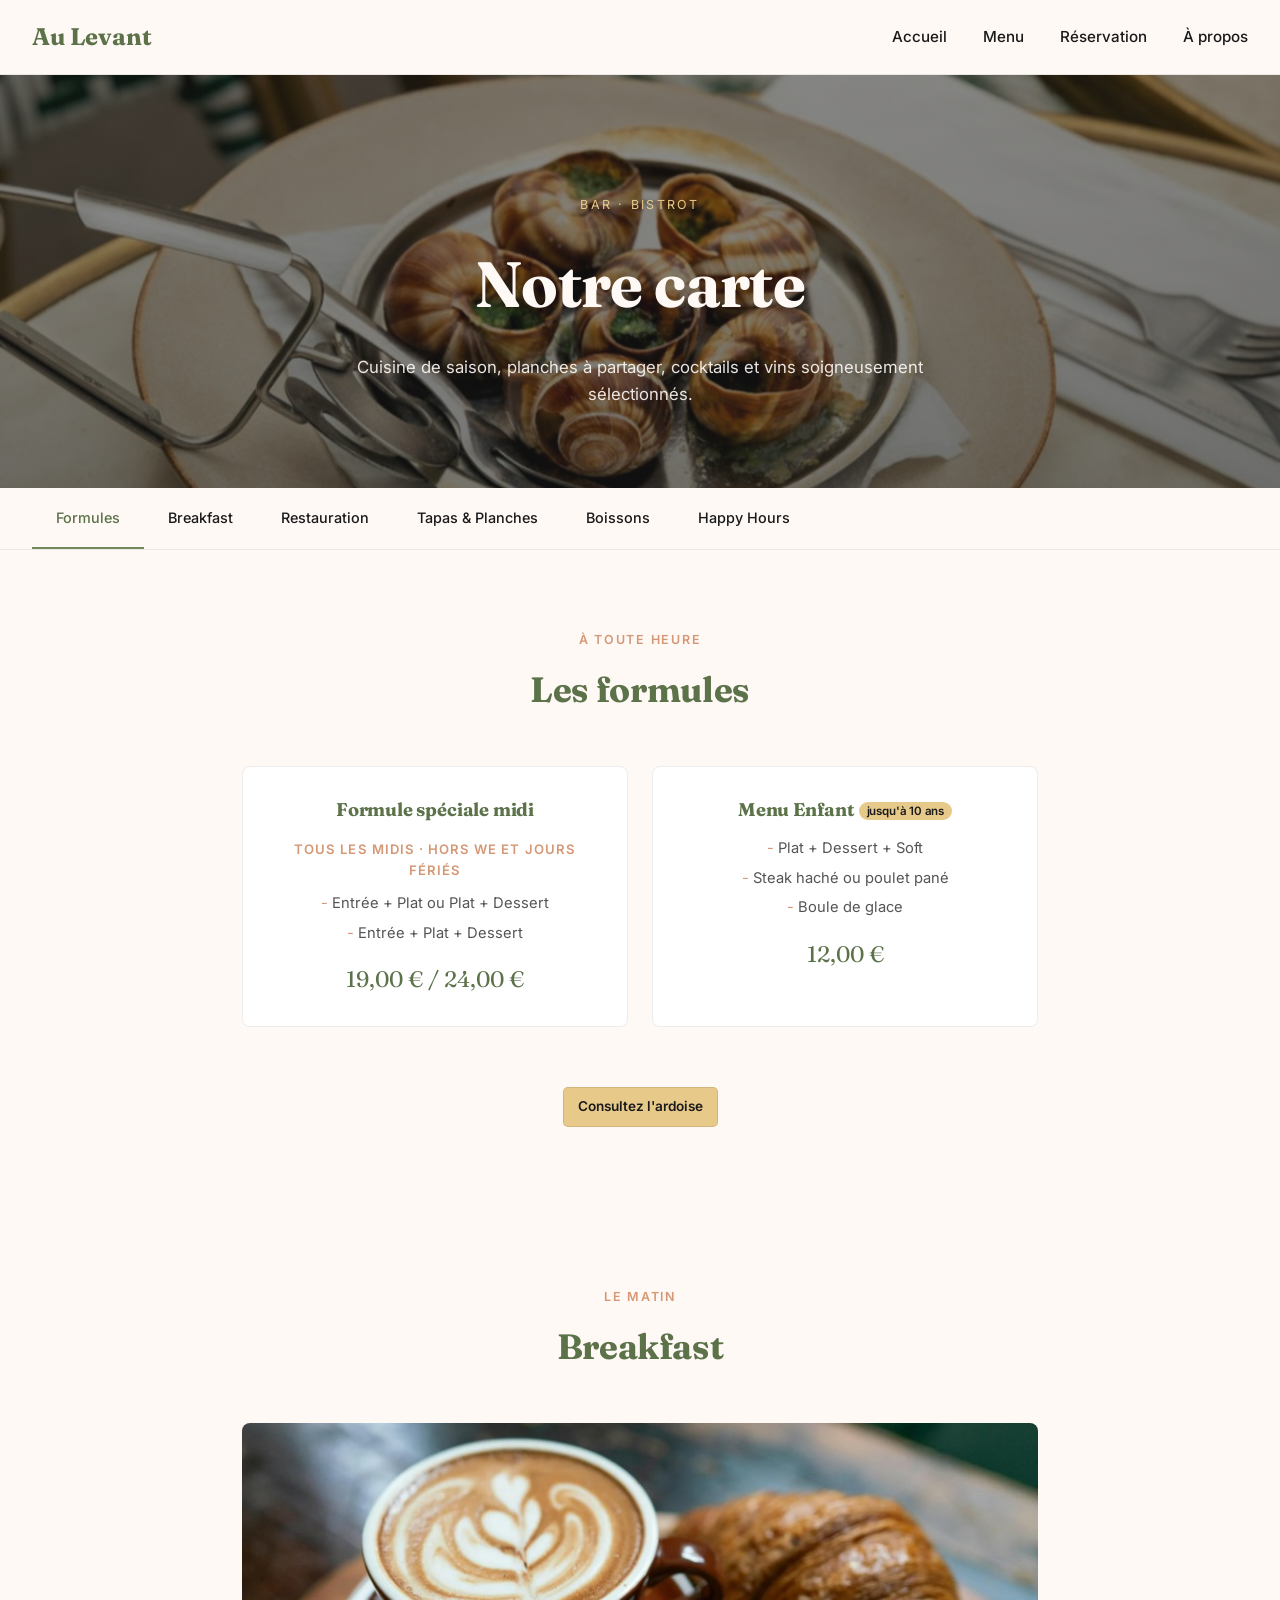
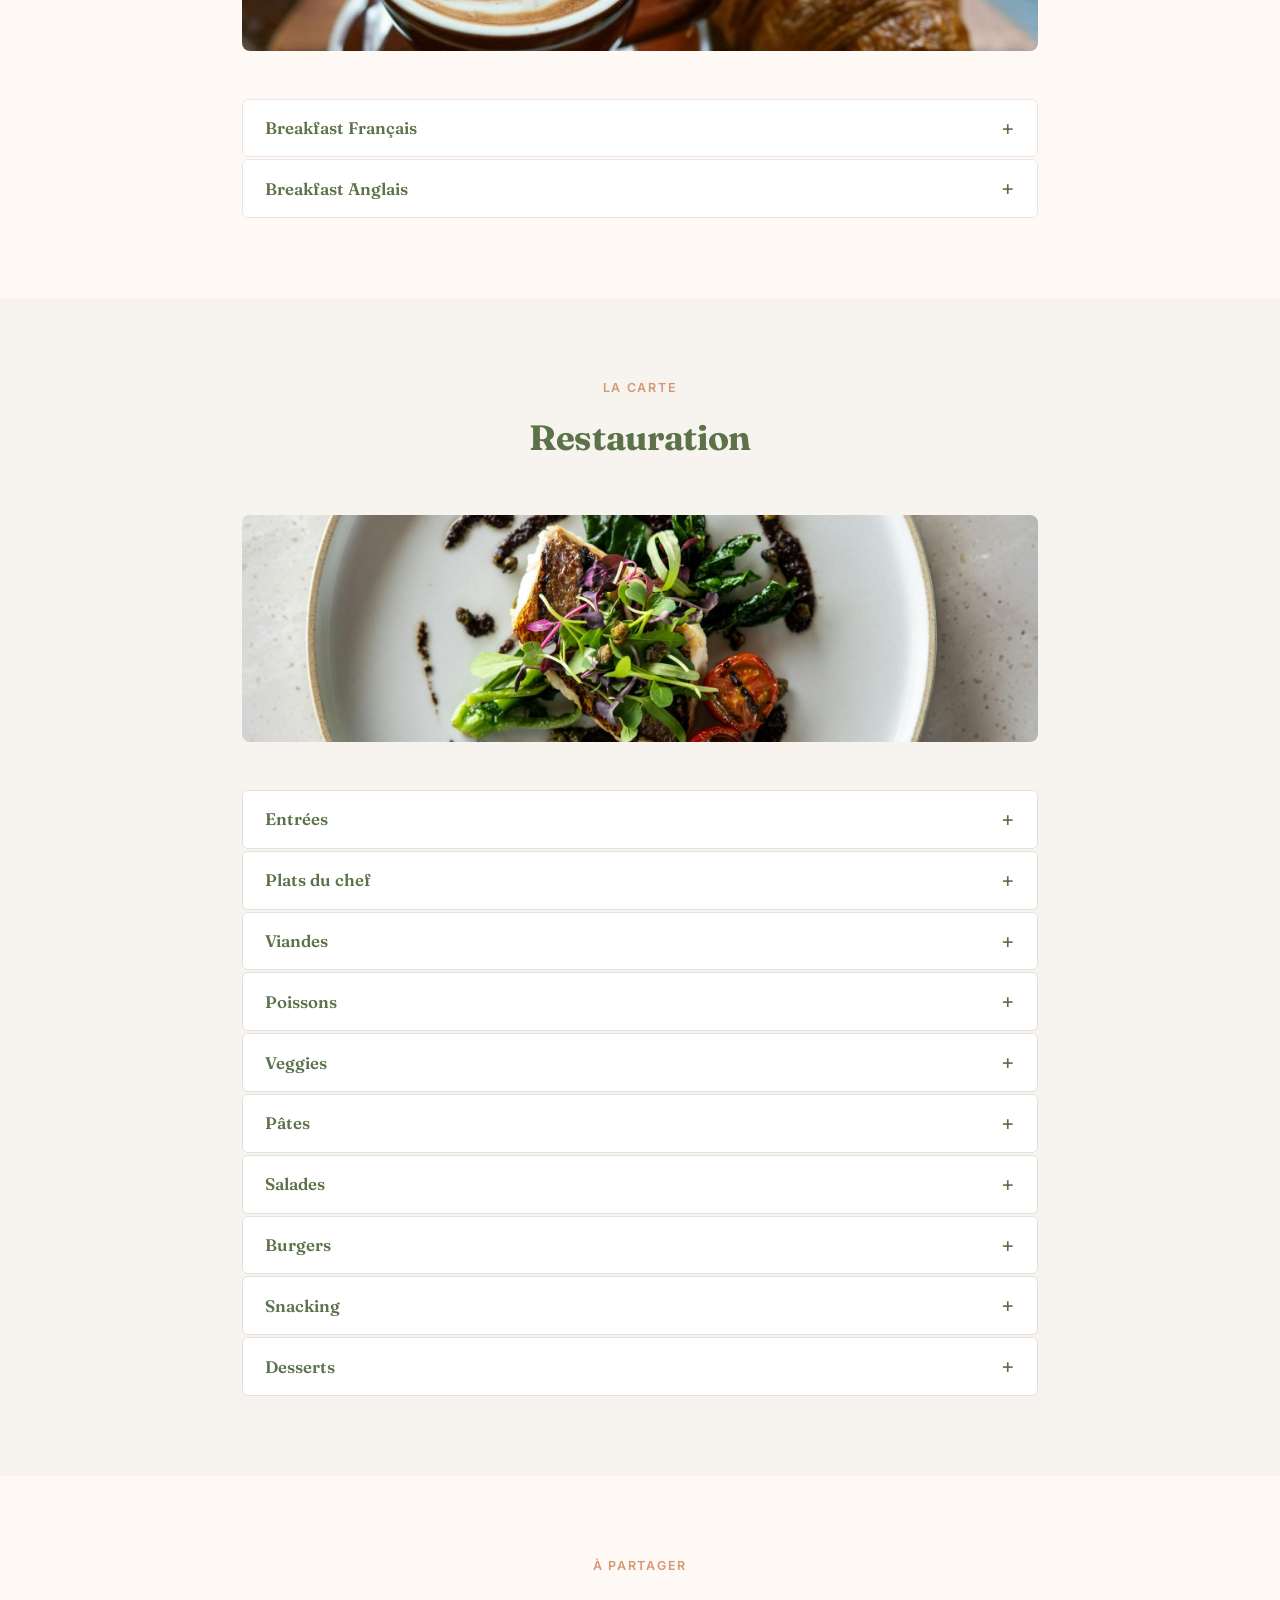
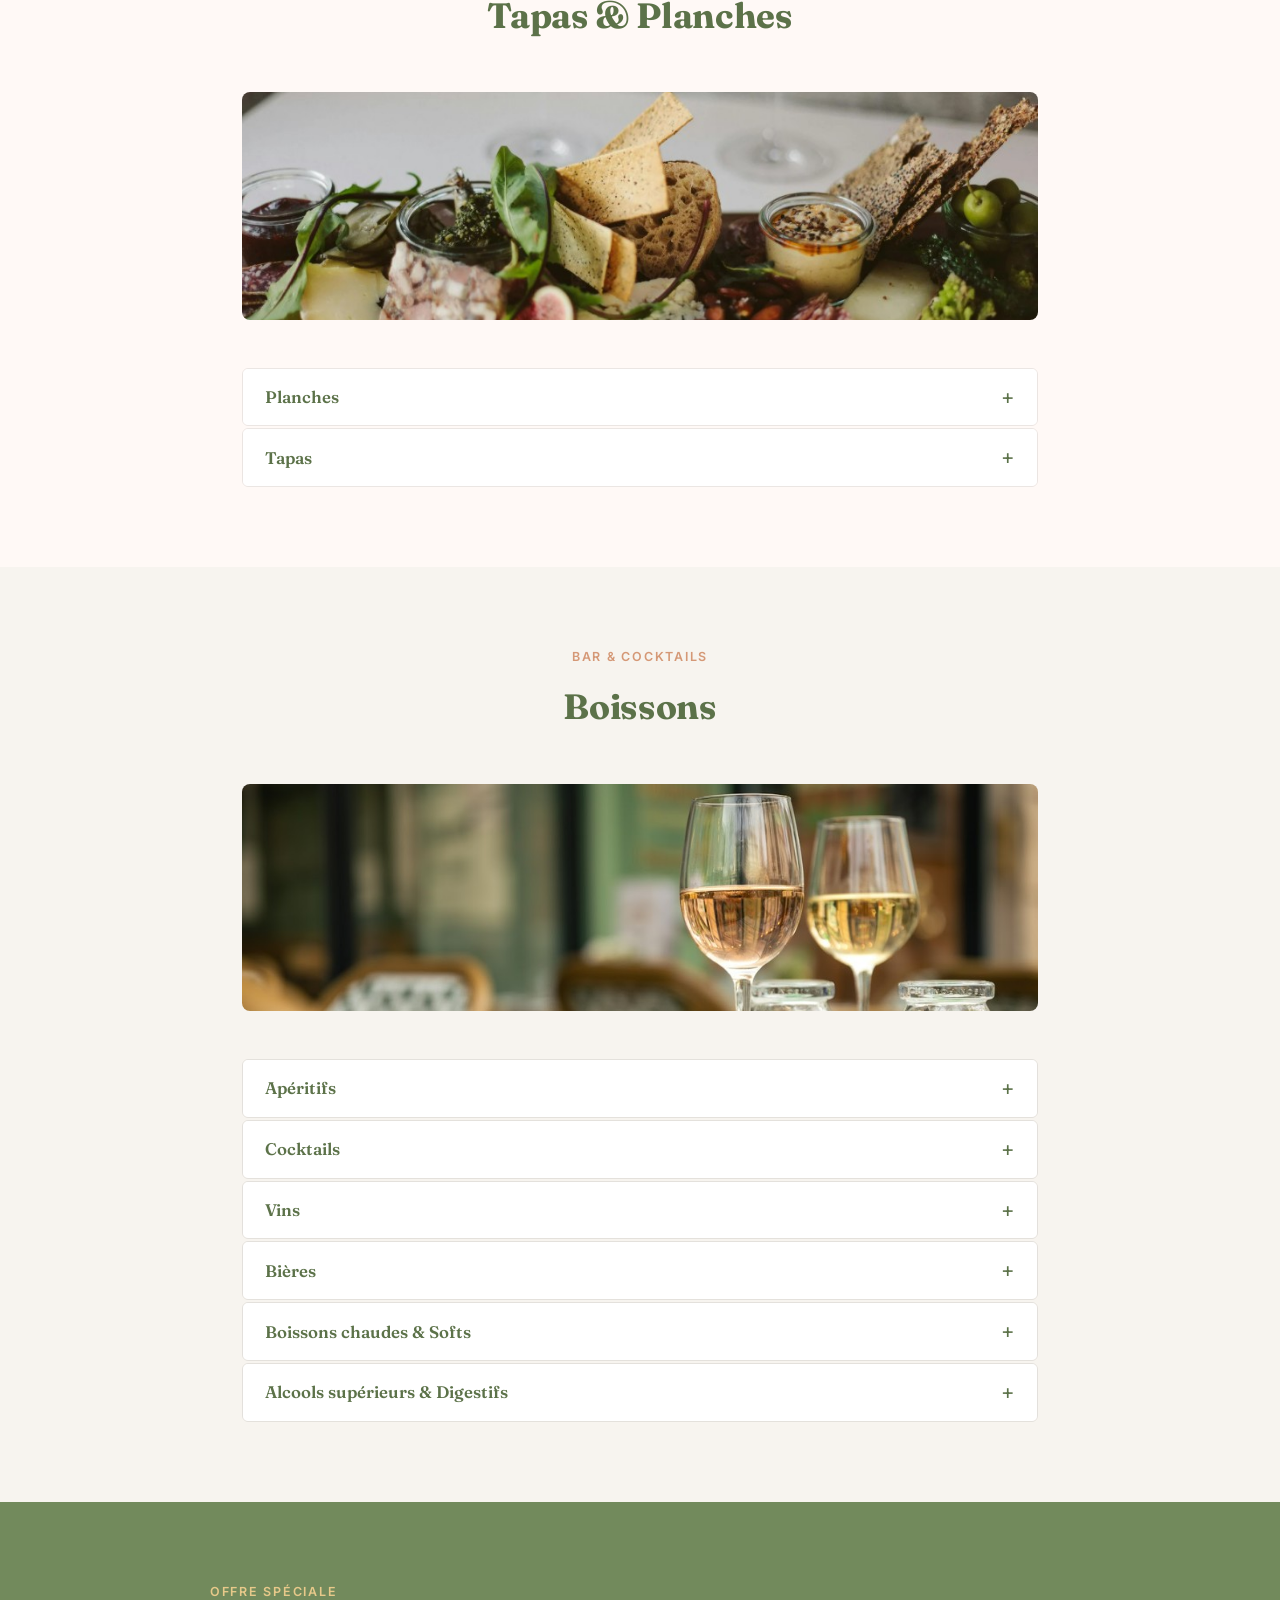
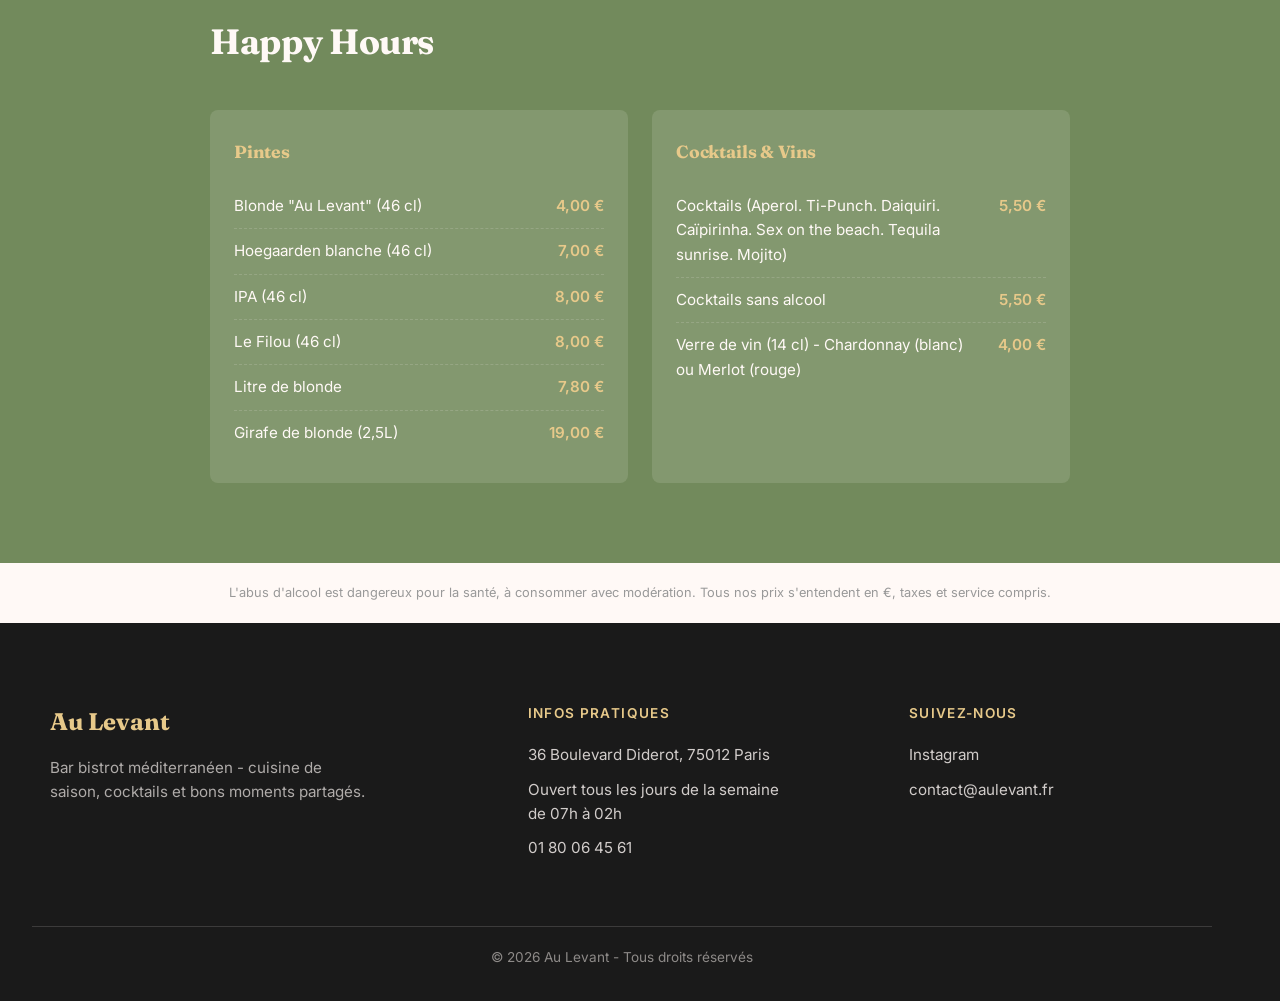
<file: Menu.html>
<!doctype html>
<html lang="fr">
  <head>
    <meta charset="UTF-8" />
    <meta name="viewport" content="width=device-width, initial-scale=1.0" />
    <title>Menu - Au Levant</title>
    <link rel="preconnect" href="https://fonts.googleapis.com" />
    <link rel="preconnect" href="https://fonts.gstatic.com" crossorigin />
    <link
      href="https://fonts.googleapis.com/css2?family=Fraunces:opsz,wght@9..144,600;9..144,700&family=Inter:wght@400;500;600&display=swap"
      rel="stylesheet"
    />
    <link rel="stylesheet" href="Style.css" />
  </head>
  <body>
    <header>
      <div class="header-inner">
        <a href="index.html" class="logo">Au Levant</a>
        <nav>
          <ul>
            <li><a href="index.html#accueil">Accueil</a></li>
            <li><a href="menu.html">Menu</a></li>
            <li><a href="reservation.html">Réservation</a></li>
            <li><a href="apropos.html">À propos</a></li>
          </ul>
        </nav>
        <button class="nav-toggle" aria-label="Ouvrir le menu">
          <span></span><span></span><span></span>
        </button>
      </div>
    </header>

    <!-- Hero -->
    <section class="menu-hero">
      <div class="menu-hero-content">
        <span class="hero-eyebrow">Bar · Bistrot</span>
        <h1>Notre carte</h1>
        <p>
          Cuisine de saison, planches à partager, cocktails et vins
          soigneusement sélectionnés.
        </p>
      </div>
    </section>

    <!-- Navigation sections -->
    <nav class="menu-nav" id="menu-nav">
      <div class="menu-nav-inner">
        <a href="#formules" class="menu-nav-link active">Formules</a>
        <a href="#breakfast" class="menu-nav-link">Breakfast</a>
        <a href="#restauration" class="menu-nav-link">Restauration</a>
        <a href="#tapas-planches" class="menu-nav-link">Tapas & Planches</a>
        <a href="#boissons" class="menu-nav-link">Boissons</a>
        <a href="#happy-hours" class="menu-nav-link">Happy Hours</a>
      </div>
    </nav>

    <!-- ===== FORMULES ===== -->
    <section class="menu-section" id="formules">
      <div class="menu-section-inner">
        <div class="menu-section-header">
          <span class="surtitre">À toute heure</span>
          <h2>Les formules</h2>
        </div>

        <div class="menu-grid-formules">
          <div class="formule-card">
            <h3>Formule spéciale midi</h3>
            <p class="formule-desc">Tous les midis · hors WE et jours fériés</p>
            <ul>
              <li>Entrée + Plat ou Plat + Dessert</li>
              <li>Entrée + Plat + Dessert</li>
            </ul>
            <p class="formule-prix">19,00 € / 24,00 €</p>
          </div>

          <div class="formule-card">
            <h3>Menu Enfant <span class="formule-tag">jusqu'à 10 ans</span></h3>
            <ul>
              <li>Plat + Dessert + Soft</li>
              <li>Steak haché ou poulet pané</li>
              <li>Boule de glace</li>
            </ul>
            <p class="formule-prix">12,00 €</p>
          </div>
        </div>
        <a
          href="https://docs.google.com/document/d/16HUfuQ0xz73ipPEWMxw0UCgpzkEfbBSEMbmdZW-Mjqg/edit?tab=t.0"
          target="_blank"
          class="formule-link"
        >
          Consultez l'ardoise
        </a>
      </div>
    </section>

    <!-- ===== BREAKFAST ===== -->
    <section class="menu-section breakfast-section" id="breakfast">
      <div class="menu-section-inner">
        <div class="menu-section-header">
          <span class="surtitre">Le matin</span>
          <h2>Breakfast</h2>
        </div>

        <div class="menu-photo-banner">
          <img src="Images/Breakfast.jpg" alt="Salade de poisson" />
        </div>

        <div class="accordeons">
          <div class="accordeon">
            <button class="accordeon-btn" aria-expanded="false">
              <span>Breakfast Français</span>
              <span class="accordeon-icon">+</span>
            </button>

            <div class="accordeon-content" hidden>
              <div class="plat-list">
                <div class="plat breakfast-item">
                  <span class="plat-nom">
                    Boisson chaude au choix<br />
                    Viennoiserie ou tartine beurre confiture<br />
                    Jus d'orange pressée
                  </span>
                  <span class="plat-prix">8,00 €</span>
                </div>
              </div>
            </div>
          </div>

          <div class="accordeon">
            <button class="accordeon-btn" aria-expanded="false">
              <span>Breakfast Anglais</span>
              <span class="accordeon-icon">+</span>
            </button>

            <div class="accordeon-content" hidden>
              <div class="plat-list">
                <div class="plat breakfast-item">
                  <span class="plat-nom">
                    Boisson chaude au choix<br />
                    Viennoiserie ou tartine beurre confiture<br />
                    Jus d'orange pressée<br />
                    Omelette bacon ou fromage
                  </span>
                  <span class="plat-prix">14,00 €</span>
                </div>
              </div>
            </div>
          </div>
        </div>
      </div>
    </section>

    <!-- ===== RESTAURATION ===== -->
    <section class="menu-section menu-section-alt" id="restauration">
      <div class="menu-section-inner">
        <div class="menu-section-header">
          <span class="surtitre">La carte</span>
          <h2>Restauration</h2>
        </div>

        <div class="menu-photo-banner">
          <img src="Images/Plat Au Levant.jpg" alt="Salade de poisson" />
        </div>

        <div class="accordeons">
          <div class="accordeon">
            <button class="accordeon-btn" aria-expanded="false">
              <span>Entrées</span>
              <span class="accordeon-icon">+</span>
            </button>
            <div class="accordeon-content" hidden>
              <div class="plat-list">
                <div class="plat">
                  <span class="plat-nom"
                    >Burrata crémeuse, tomates à l'ancienne et pesto
                    maison</span
                  ><span class="plat-prix">11,00 €</span>
                </div>
                <div class="plat">
                  <span class="plat-nom"
                    >Œuf parfait, velouté de petits pois et lardons</span
                  ><span class="plat-prix">9,50 €</span>
                </div>
                <div class="plat">
                  <span class="plat-nom"
                    >Escargots de Bourgogne
                    <span class="plat-quantite"
                      >(6 pièces / 12 pièces)</span
                    ></span
                  ><span class="plat-prix">9,00 € / 16,90 €</span>
                </div>
                <div class="plat">
                  <span class="plat-nom">Soupe à l'oignon gratinée</span
                  ><span class="plat-prix">11,00 €</span>
                </div>
                <div class="plat">
                  <span class="plat-nom"
                    >Tartare d'avocat, crevette ou saumon</span
                  ><span class="plat-prix">11,00 €</span>
                </div>
                <div class="plat">
                  <span class="plat-nom">Filets de hareng, pommes tièdes</span
                  ><span class="plat-prix">8,00 €</span>
                </div>
              </div>
            </div>
          </div>

          <div class="accordeon">
            <button class="accordeon-btn" aria-expanded="false">
              <span>Plats du chef</span>
              <span class="accordeon-icon">+</span>
            </button>
            <div class="accordeon-content" hidden>
              <div class="plat-list">
                <div class="plat">
                  <span class="plat-nom"
                    >Confit de canard maison
                    <span class="plat-sous">Pommes sautées à l'ail</span></span
                  ><span class="plat-prix">18,90 €</span>
                </div>
                <div class="plat">
                  <span class="plat-nom"
                    >Poulet fermier, jus de volaille corsé
                    <span class="plat-sous">Frites maison</span></span
                  ><span class="plat-prix">17,00 €</span>
                </div>
                <div class="plat">
                  <span class="plat-nom"
                    >Magret de canard
                    <span class="plat-sous">Pommes sautées à l'ail</span></span
                  ><span class="plat-prix">24,90 €</span>
                </div>
              </div>
            </div>
          </div>

          <div class="accordeon">
            <button class="accordeon-btn" aria-expanded="false">
              <span>Viandes</span>
              <span class="accordeon-icon">+</span>
            </button>
            <div class="accordeon-content" hidden>
              <div class="plat-list">
                <div class="plat">
                  <span class="plat-nom"
                    >Entrecôte Salers grillée, sauce au poivre
                    <span class="plat-quantite">(300 gr)</span></span
                  ><span class="plat-prix">26,00 €</span>
                </div>
                <div class="plat">
                  <span class="plat-nom"
                    >Tartare de bœuf au couteau
                    <span class="plat-sous">Frites maison, salade</span></span
                  ><span class="plat-prix">18,50 €</span>
                </div>
                <div class="plat">
                  <span class="plat-nom"
                    >Pièce du boucher à l'échalote
                    <span class="plat-sous">Frites maison</span></span
                  ><span class="plat-prix">16,90 €</span>
                </div>
                <div class="plat">
                  <span class="plat-nom"
                    >Côte de bœuf Salers à partager
                    <span class="plat-quantite">(1,2 kg)</span>
                    <span class="plat-sous">Garniture au choix</span></span
                  ><span class="plat-prix">75,00 €</span>
                </div>
              </div>
            </div>
          </div>

          <div class="accordeon">
            <button class="accordeon-btn" aria-expanded="false">
              <span>Poissons</span>
              <span class="accordeon-icon">+</span>
            </button>
            <div class="accordeon-content" hidden>
              <div class="plat-list">
                <div class="plat">
                  <span class="plat-nom"
                    >Pavé de saumon grillé
                    <span class="plat-sous"
                      >Julienne de légumes, sauce tartare</span
                    ></span
                  ><span class="plat-prix">19,00 €</span>
                </div>
                <div class="plat">
                  <span class="plat-nom"
                    >Fish and Chips maison
                    <span class="plat-sous">Salade, sauce tartare</span></span
                  ><span class="plat-prix">17,50 €</span>
                </div>
                <div class="plat">
                  <span class="plat-nom"
                    >Dos de lieu noir grillé
                    <span class="plat-sous"
                      >Riz basmati, sauce vierge</span
                    ></span
                  ><span class="plat-prix">17,50 €</span>
                </div>
              </div>
            </div>
          </div>

          <div class="accordeon">
            <button class="accordeon-btn" aria-expanded="false">
              <span>Veggies</span>
              <span class="accordeon-icon">+</span>
            </button>
            <div class="accordeon-content" hidden>
              <div class="plat-list">
                <div class="plat">
                  <span class="plat-nom">Chakchouka maison, œuf parfait</span
                  ><span class="plat-prix">13,00 €</span>
                </div>
                <div class="plat">
                  <span class="plat-nom"
                    >Wok de légumes grillés, burrata crémeuse</span
                  ><span class="plat-prix">16,90 €</span>
                </div>
              </div>
            </div>
          </div>

          <div class="accordeon">
            <button class="accordeon-btn" aria-expanded="false">
              <span>Pâtes</span>
              <span class="accordeon-icon">+</span>
            </button>
            <div class="accordeon-content" hidden>
              <div class="plat-list">
                <div class="plat">
                  <span class="plat-nom">Penne au saumon</span
                  ><span class="plat-prix">16,00 €</span>
                </div>
                <div class="plat">
                  <span class="plat-nom">Linguine Carbonara</span
                  ><span class="plat-prix">15,50 €</span>
                </div>
                <div class="plat">
                  <span class="plat-nom">Penne 4 fromages</span
                  ><span class="plat-prix">14,90 €</span>
                </div>
                <div class="plat plat-desc">
                  <span class="plat-sous"
                    >Suppléments : Haricots verts, salade - 5,00 €</span
                  >
                </div>
              </div>
            </div>
          </div>

          <div class="accordeon">
            <button class="accordeon-btn" aria-expanded="false">
              <span>Salades</span>
              <span class="accordeon-icon">+</span>
            </button>
            <div class="accordeon-content" hidden>
              <div class="plat-list">
                <div class="plat">
                  <span class="plat-nom"
                    >Salade de chèvre
                    <span class="plat-sous"
                      >Salade, radis, croustillant de chèvre chaud au miel,
                      tomates cerises, vinaigrette maison</span
                    ></span
                  ><span class="plat-prix">15,90 €</span>
                </div>
                <div class="plat">
                  <span class="plat-nom"
                    >L'Estivale
                    <span class="plat-sous"
                      >Salade, melon, jambon Serrano, mozzarella, tomates
                      cerises, basilic frais et huile d'olive extra vierge</span
                    ></span
                  ><span class="plat-prix">16,90 €</span>
                </div>
                <div class="plat">
                  <span class="plat-nom"
                    >L'Océane et ses saveurs
                    <span class="plat-sous"
                      >Salade, gambas grillées, avocat, tomates cerises, saumon
                      fumé, vinaigrette, zest de citron</span
                    ></span
                  ><span class="plat-prix">18,00 €</span>
                </div>
                <div class="plat">
                  <span class="plat-nom"
                    >Salade César
                    <span class="plat-sous"
                      >Salade, poulet grillé, croûtons, œuf dur, tomates
                      cerises, parmesan, sauce césar maison</span
                    ></span
                  ><span class="plat-prix">16,50 €</span>
                </div>
                <div class="plat">
                  <span class="plat-nom"
                    >Salade "Au Levant"
                    <span class="plat-sous"
                      >Salade, pommes sautées, lardons, œuf poché, tomates
                      cerises, comté, vinaigrette maison, croûtons</span
                    ></span
                  ><span class="plat-prix">17,50 €</span>
                </div>
              </div>
            </div>
          </div>

          <div class="accordeon">
            <button class="accordeon-btn" aria-expanded="false">
              <span>Burgers</span>
              <span class="accordeon-icon">+</span>
            </button>
            <div class="accordeon-content" hidden>
              <div class="plat-list">
                <div class="plat">
                  <span class="plat-nom"
                    >Burger "Au Levant"
                    <span class="plat-sous"
                      >Steak haché, bleu d'Auvergne, bacon grillé, oignons,
                      tomates, champignons, frites maison</span
                    ></span
                  ><span class="plat-prix">17,90 €</span>
                </div>
                <div class="plat">
                  <span class="plat-nom"
                    >Burger Halloumi
                    <span class="plat-sous"
                      >Halloumi pané, aubergines grillées, tomates, menthe
                      fraîche, guacamole, frites maison</span
                    ></span
                  ><span class="plat-prix">16,90 €</span>
                </div>
                <div class="plat">
                  <span class="plat-nom"
                    >Chicken Burger
                    <span class="plat-sous"
                      >Poulet mariné, cheddar fondu, salade, tomates, avocat,
                      frites maison</span
                    ></span
                  ><span class="plat-prix">16,90 €</span>
                </div>
                <div class="plat">
                  <span class="plat-nom"
                    >American Burger
                    <span class="plat-sous"
                      >Steak haché, cheddar, bacon grillé, oignons, tomates, œuf
                      au plat, frites maison</span
                    ></span
                  ><span class="plat-prix">17,90 €</span>
                </div>
              </div>
            </div>
          </div>

          <div class="accordeon">
            <button class="accordeon-btn" aria-expanded="false">
              <span>Snacking</span>
              <span class="accordeon-icon">+</span>
            </button>
            <div class="accordeon-content" hidden>
              <div class="plat-list">
                <div class="plat">
                  <span class="plat-nom"
                    >Croque Monsieur
                    <span class="plat-sous">Frites maison, salade</span></span
                  ><span class="plat-prix">14,50 €</span>
                </div>
                <div class="plat">
                  <span class="plat-nom"
                    >Croque Madame
                    <span class="plat-sous">Frites maison, salade</span></span
                  ><span class="plat-prix">15,50 €</span>
                </div>
                <div class="plat">
                  <span class="plat-nom"
                    >Omelette au choix : Fromage, jambon, champignons
                    <span class="plat-sous">Frites maison, salade</span></span
                  ><span class="plat-prix"></span>
                </div>
                <div class="plat sous-plat">
                  <span class="plat-nom">1 ingrédient</span
                  ><span class="plat-prix">13,50 €</span>
                </div>
                <div class="plat sous-plat">
                  <span class="plat-nom">2 ingrédients</span
                  ><span class="plat-prix">14,50 €</span>
                </div>
                <div class="plat sous-plat">
                  <span class="plat-nom">3 ingrédients</span
                  ><span class="plat-prix">15,50 €</span>
                </div>
              </div>
            </div>
          </div>

          <div class="accordeon">
            <button class="accordeon-btn" aria-expanded="false">
              <span>Desserts</span>
              <span class="accordeon-icon">+</span>
            </button>
            <div class="accordeon-content" hidden>
              <div class="plat-list">
                <div class="plat">
                  <span class="plat-nom">Moelleux au chocolat</span
                  ><span class="plat-prix">7,50 €</span>
                </div>
                <div class="plat">
                  <span class="plat-nom">Brioche "Au Levant"</span
                  ><span class="plat-prix">9,00 €</span>
                </div>
                <div class="plat">
                  <span class="plat-nom">Profitéroles</span
                  ><span class="plat-prix">9,00 €</span>
                </div>
                <div class="plat">
                  <span class="plat-nom">Tarte du jour</span
                  ><span class="plat-prix">7,00 €</span>
                </div>
                <div class="plat">
                  <span class="plat-nom">Crème brûlée</span
                  ><span class="plat-prix">8,00 €</span>
                </div>
                <div class="plat">
                  <span class="plat-nom">Tiramisu</span
                  ><span class="plat-prix">8,00 €</span>
                </div>
                <div class="plat">
                  <span class="plat-nom">Café ou thé gourmand</span
                  ><span class="plat-prix">9,50 €</span>
                </div>
              </div>
              <p class="menu-sous-titre">Glaces & Sorbets</p>
              <div class="plat-list">
                <div class="plat">
                  <span class="plat-nom"
                    >Trou Normand
                    <span class="plat-sous"
                      >Sorbet pomme arrosé de Calvados</span
                    ></span
                  ><span class="plat-prix">8,50 €</span>
                </div>
                <div class="plat">
                  <span class="plat-nom"
                    >Colonel
                    <span class="plat-sous"
                      >Sorbet citron arrosé de Vodka</span
                    ></span
                  ><span class="plat-prix">8,50 €</span>
                </div>
                <div class="plat">
                  <span class="plat-nom">Café ou chocolat liégeois</span
                  ><span class="plat-prix">8,50 €</span>
                </div>
                <div class="plat">
                  <span class="plat-nom"
                    >Coupe de glace
                    <span class="plat-quantite">(3 boules)</span></span
                  ><span class="plat-prix">8,00 €</span>
                </div>
              </div>
              <p class="menu-sous-titre">Fromages</p>
              <div class="plat-list">
                <div class="plat">
                  <span class="plat-nom">Saint-Nectaire</span
                  ><span class="plat-prix">6,00 €</span>
                </div>
                <div class="plat">
                  <span class="plat-nom">Bleu d'Auvergne</span
                  ><span class="plat-prix">5,50 €</span>
                </div>
                <div class="plat">
                  <span class="plat-nom">Chèvre, Brie de Meaux</span
                  ><span class="plat-prix">5,50 €</span>
                </div>
                <div class="plat">
                  <span class="plat-nom">Comté</span
                  ><span class="plat-prix">7,00 €</span>
                </div>
              </div>
            </div>
          </div>
        </div>
      </div>
    </section>

    <!-- ===== TAPAS & PLANCHES ===== -->
    <section class="menu-section" id="tapas-planches">
      <div class="menu-section-inner">
        <div class="menu-section-header">
          <span class="surtitre">À partager</span>
          <h2>Tapas & Planches</h2>
        </div>

        <div class="menu-photo-banner">
          <img
            src="Images/Tapas et plaches.jpg"
            alt="Planche de charcuterie composée de produits variés"
          />
        </div>

        <div class="accordeons">
          <div class="accordeon">
            <button class="accordeon-btn" aria-expanded="false">
              <span>Planches</span>
              <span class="accordeon-icon">+</span>
            </button>
            <div class="accordeon-content" hidden>
              <div class="plat-list">
                <div class="plat">
                  <span class="plat-nom">Planche de fromage</span
                  ><span class="plat-prix">17,00 €</span>
                </div>
                <div class="plat">
                  <span class="plat-nom">Planche de charcuterie</span
                  ><span class="plat-prix">17,00 €</span>
                </div>
                <div class="plat">
                  <span class="plat-nom">Planche mixte</span
                  ><span class="plat-prix">19,00 €</span>
                </div>
                <div class="plat">
                  <span class="plat-nom">Planche de tapas</span
                  ><span class="plat-prix">19,00 €</span>
                </div>
              </div>
            </div>
          </div>

          <div class="accordeon">
            <button class="accordeon-btn" aria-expanded="false">
              <span>Tapas</span>
              <span class="accordeon-icon">+</span>
            </button>
            <div class="accordeon-content" hidden>
              <div class="plat-list">
                <div class="plat">
                  <span class="plat-nom"
                    >Croustillants de chèvre
                    <span class="plat-quantite">(3 pièces)</span></span
                  ><span class="plat-prix">8,00 €</span>
                </div>
                <div class="plat">
                  <span class="plat-nom">Houmous</span
                  ><span class="plat-prix">8,00 €</span>
                </div>
                <div class="plat">
                  <span class="plat-nom">Caviar d'aubergines</span
                  ><span class="plat-prix">8,00 €</span>
                </div>
                <div class="plat">
                  <span class="plat-nom">Olives à la Grecque</span
                  ><span class="plat-prix">7,00 €</span>
                </div>
                <div class="plat">
                  <span class="plat-nom">Assiette de frites maison</span
                  ><span class="plat-prix">7,00 €</span>
                </div>
                <div class="plat">
                  <span class="plat-nom"
                    >Halloumi pané
                    <span class="plat-quantite">(5 pièces)</span></span
                  ><span class="plat-prix">9,00 €</span>
                </div>
                <div class="plat">
                  <span class="plat-nom">Bruschetta</span
                  ><span class="plat-prix">14,50 €</span>
                </div>
                <div class="plat">
                  <span class="plat-nom">Assiette de jambon Serrano</span
                  ><span class="plat-prix">12,00 €</span>
                </div>
                <div class="plat">
                  <span class="plat-nom">Assortiment de tapas</span
                  ><span class="plat-prix">19,00 €</span>
                </div>
              </div>
            </div>
          </div>
        </div>
      </div>
    </section>

    <!-- ===== BOISSONS ===== -->
    <section class="menu-section menu-section-alt" id="boissons">
      <div class="menu-section-inner">
        <div class="menu-section-header">
          <span class="surtitre">Bar & Cocktails</span>
          <h2>Boissons</h2>
        </div>

        <div class="menu-photo-banner">
          <img
            src="Images/Boisson terrasse 2.jpg"
            alt="Verres de vin au restaurant Au Levant."
          />
        </div>

        <div class="accordeons">
          <div class="accordeon">
            <button class="accordeon-btn" aria-expanded="false">
              <span>Apéritifs</span>
              <span class="accordeon-icon">+</span>
            </button>
            <div class="accordeon-content" hidden>
              <div class="plat-list">
                <div class="plat">
                  <span class="plat-nom"
                    >Pastis, Ricard
                    <span class="plat-quantite">(2 cl)</span></span
                  ><span class="plat-prix">4,00 €</span>
                </div>
                <div class="plat">
                  <span class="plat-nom"
                    >Kir
                    <span class="plat-quantite">(14 cl)</span>
                    <span class="plat-sous">Mûre, cassis, ou pêche</span></span
                  ><span class="plat-prix">5,00 €</span>
                </div>
                <div class="plat">
                  <span class="plat-nom"
                    >Kir Royal <span class="plat-quantite">(14 cl)</span></span
                  ><span class="plat-prix">9,50 €</span>
                </div>
                <div class="plat">
                  <span class="plat-nom">Coupe de champagne</span
                  ><span class="plat-prix">9,00 €</span>
                </div>
                <div class="plat">
                  <span class="plat-nom">Porto, Suze</span
                  ><span class="plat-prix">5,50 €</span>
                </div>
                <div class="plat">
                  <span class="plat-nom">Americano maison</span
                  ><span class="plat-prix">9,50 €</span>
                </div>
                <div class="plat">
                  <span class="plat-nom"
                    >Martini rouge/blanc
                    <span class="plat-quantite">(6 cl)</span></span
                  ><span class="plat-prix">5,00 €</span>
                </div>
                <div class="plat">
                  <span class="plat-nom"
                    >Campari <span class="plat-quantite">(6 cl)</span></span
                  ><span class="plat-prix">6,00 €</span>
                </div>
              </div>
            </div>
          </div>

          <div class="accordeon">
            <button class="accordeon-btn" aria-expanded="false">
              <span>Cocktails</span>
              <span class="accordeon-icon">+</span>
            </button>
            <div class="accordeon-content" hidden>
              <div class="plat-list">
                <div class="plat">
                  <span class="plat-nom">Aperol Spritz</span
                  ><span class="plat-prix">9,00 €</span>
                </div>
                <div class="plat">
                  <span class="plat-nom">Saint-Germain Spritz</span
                  ><span class="plat-prix">9,00 €</span>
                </div>
                <div class="plat">
                  <span class="plat-nom">Mojito</span
                  ><span class="plat-prix">9,00 €</span>
                </div>
                <div class="plat">
                  <span class="plat-nom">Gin Tonic</span
                  ><span class="plat-prix">9,00 €</span>
                </div>
                <div class="plat">
                  <span class="plat-nom">Piña Colada</span
                  ><span class="plat-prix">9,00 €</span>
                </div>
                <div class="plat">
                  <span class="plat-nom">Ti Punch</span
                  ><span class="plat-prix">9,00 €</span>
                </div>
                <div class="plat">
                  <span class="plat-nom">Moscow. London. Jamaican Mule</span
                  ><span class="plat-prix">9,00 €</span>
                </div>
                <div class="plat">
                  <span class="plat-nom">Caïpirinha, Caïpiroska</span
                  ><span class="plat-prix">9,00 €</span>
                </div>
                <div class="plat">
                  <span class="plat-nom">Tequila Sunrise</span
                  ><span class="plat-prix">9,00 €</span>
                </div>
                <div class="plat">
                  <span class="plat-nom">Margarita. Cuba Libre</span
                  ><span class="plat-prix">9,00 €</span>
                </div>
                <div class="plat">
                  <span class="plat-nom">Daïquiri</span
                  ><span class="plat-prix">9,00 €</span>
                </div>
                <div class="plat">
                  <span class="plat-nom">Sex on the beach</span
                  ><span class="plat-prix">9,00 €</span>
                </div>
                <div class="plat">
                  <span class="plat-nom">Cosmopolitan</span
                  ><span class="plat-prix">9,00 €</span>
                </div>
                <div class="plat">
                  <span class="plat-nom">Espresso Martini</span
                  ><span class="plat-prix">11,00 €</span>
                </div>
              </div>
              <p class="menu-sous-titre">Sans alcool</p>
              <div class="plat-list">
                <div class="plat">
                  <span class="plat-nom">Virgin Mojito</span
                  ><span class="plat-prix">6,50 €</span>
                </div>
                <div class="plat">
                  <span class="plat-nom">Virgin Colada</span
                  ><span class="plat-prix">6,50 €</span>
                </div>
                <div class="plat">
                  <span class="plat-nom">Virgin "Au Levant"</span
                  ><span class="plat-prix">6,50 €</span>
                </div>
              </div>
            </div>
          </div>

          <div class="accordeon">
            <button class="accordeon-btn" aria-expanded="false">
              <span>Vins</span>
              <span class="accordeon-icon">+</span>
            </button>
            <div class="accordeon-content" hidden>
              <p class="menu-sous-titre">
                Rouges qui tachent
                <span class="plat-sous">(14 cl / 25 cl / 50 cl / Bt)</span>
              </p>
              <div class="plat-list">
                <div class="plat">
                  <span class="plat-nom">Merlot</span
                  ><span class="plat-prix">4,90 / 9 / 17 / 25 €</span>
                </div>
                <div class="plat">
                  <span class="plat-nom">Brouilly AOP</span
                  ><span class="plat-prix">6 / 11 / 22 / 33 €</span>
                </div>
                <div class="plat">
                  <span class="plat-nom">Bordeaux</span
                  ><span class="plat-prix">7,5 / 15 / 30 / 42 €</span>
                </div>
                <div class="plat">
                  <span class="plat-nom">Côtes du Rhône</span
                  ><span class="plat-prix">5,5 / 10,5 / 19 / 29 €</span>
                </div>
              </div>
              <p class="menu-sous-titre">
                Blancs comme neige
                <span class="plat-sous">(14 cl / 25 cl / 50 cl / Bt)</span>
              </p>
              <div class="plat-list">
                <div class="plat">
                  <span class="plat-nom">Chardonnay Titi</span
                  ><span class="plat-prix">4,5 / 9 / 17,8 / 28 €</span>
                </div>
                <div class="plat">
                  <span class="plat-nom">Sauvignon</span
                  ><span class="plat-prix">5,8 / 11 / 22 / 30 €</span>
                </div>
                <div class="plat">
                  <span class="plat-nom">Vin d'Alsace</span
                  ><span class="plat-prix">7,5 / 15 / 28 / 33 €</span>
                </div>
                <div class="plat">
                  <span class="plat-nom">Chablis</span
                  ><span class="plat-prix">11 / 21 / 41 / 52 €</span>
                </div>
              </div>
              <p class="menu-sous-titre">
                Rosés des copains
                <span class="plat-sous">(14 cl / 25 cl / 50 cl / Bt)</span>
              </p>
              <div class="plat-list">
                <div class="plat">
                  <span class="plat-nom">Saint Barthélémy</span
                  ><span class="plat-prix">4,9 / 9 / 17 / 25 €</span>
                </div>
                <div class="plat">
                  <span class="plat-nom">Côtes de Provence</span
                  ><span class="plat-prix">7 / 14 / 28 / 35 €</span>
                </div>
                <div class="plat">
                  <span class="plat-nom">Minuty Prestige</span
                  ><span class="plat-prix">45 € (Bt)</span>
                </div>
              </div>
              <p class="menu-sous-titre">
                Les bulles <span class="plat-sous">(14 cl / Bt)</span>
              </p>
              <div class="plat-list">
                <div class="plat">
                  <span class="plat-nom">Prosecco</span
                  ><span class="plat-prix">6,5 / 39 €</span>
                </div>
                <div class="plat">
                  <span class="plat-nom">Champagne sélection maison</span
                  ><span class="plat-prix">9 / 60 €</span>
                </div>
              </div>
            </div>
          </div>

          <div class="accordeon">
            <button class="accordeon-btn" aria-expanded="false">
              <span>Bières</span>
              <span class="accordeon-icon">+</span>
            </button>
            <div class="accordeon-content" hidden>
              <p class="menu-sous-titre">
                Bières bouteilles <span class="plat-sous">(33 cl)</span>
              </p>
              <div class="plat-list">
                <div class="plat">
                  <span class="plat-nom">Corona</span
                  ><span class="plat-prix">7,50 €</span>
                </div>
                <div class="plat">
                  <span class="plat-nom">Desperados</span
                  ><span class="plat-prix">7,50 €</span>
                </div>
                <div class="plat">
                  <span class="plat-nom">1664 sans alcool</span
                  ><span class="plat-prix">7,50 €</span>
                </div>
                <div class="plat">
                  <span class="plat-nom">Pelfort Brune</span
                  ><span class="plat-prix">8,00 €</span>
                </div>
              </div>
              <p class="menu-sous-titre">
                Bières pression <span class="plat-sous">(25 cl / 46 cl)</span>
              </p>
              <div class="plat-list">
                <div class="plat">
                  <span class="plat-nom">Blonde "Au Levant"</span
                  ><span class="plat-prix">3,50 / 5,50 €</span>
                </div>
                <div class="plat">
                  <span class="plat-nom">Hoegaarden blanche</span
                  ><span class="plat-prix">4,50 / 8,00 €</span>
                </div>
                <div class="plat">
                  <span class="plat-nom">IPA</span
                  ><span class="plat-prix">5,50 / 8,50 €</span>
                </div>
                <div class="plat">
                  <span class="plat-nom">La Filou</span
                  ><span class="plat-prix">5,50 / 8,50 €</span>
                </div>
                <div class="plat">
                  <span class="plat-nom">Monaco / Panaché</span
                  ><span class="plat-prix">4,00 / 7,00 €</span>
                </div>
              </div>
            </div>
          </div>

          <div class="accordeon">
            <button class="accordeon-btn" aria-expanded="false">
              <span>Boissons chaudes & Softs</span>
              <span class="accordeon-icon">+</span>
            </button>
            <div class="accordeon-content" hidden>
              <p class="menu-sous-titre">Boissons chaudes</p>
              <div class="plat-list">
                <div class="plat">
                  <span class="plat-nom">Café, Déca</span
                  ><span class="plat-prix">2,50 €</span>
                </div>
                <div class="plat">
                  <span class="plat-nom">Café allongé, Café noisette</span
                  ><span class="plat-prix">2,80 €</span>
                </div>
                <div class="plat">
                  <span class="plat-nom">Double café</span
                  ><span class="plat-prix">4,50 €</span>
                </div>
                <div class="plat">
                  <span class="plat-nom">Café crème</span
                  ><span class="plat-prix">4,50 €</span>
                </div>
                <div class="plat">
                  <span class="plat-nom">Thé et infusion BIO</span
                  ><span class="plat-prix">4,80 €</span>
                </div>
                <div class="plat">
                  <span class="plat-nom">Cappuccino</span
                  ><span class="plat-prix">5,20 €</span>
                </div>
                <div class="plat">
                  <span class="plat-nom">Café frappé</span
                  ><span class="plat-prix">5,00 €</span>
                </div>
                <div class="plat">
                  <span class="plat-nom">Chocolat chaud</span
                  ><span class="plat-prix">4,80 €</span>
                </div>
                <div class="plat">
                  <span class="plat-nom">Café Viennois</span
                  ><span class="plat-prix">5,50 €</span>
                </div>
                <div class="plat">
                  <span class="plat-nom">Chocolat Viennois</span
                  ><span class="plat-prix">5,50 €</span>
                </div>
                <div class="plat">
                  <span class="plat-nom">Grog au rhum</span
                  ><span class="plat-prix">7,50 €</span>
                </div>
                <div class="plat">
                  <span class="plat-nom">Vin chaud</span
                  ><span class="plat-prix">5,50 €</span>
                </div>
                <div class="plat">
                  <span class="plat-nom">Irish coffee</span
                  ><span class="plat-prix">9,50 €</span>
                </div>
              </div>
              <p class="menu-sous-titre">Softs</p>
              <div class="plat-list">
                <div class="plat">
                  <span class="plat-nom"
                    >Coca-cola, Coca-cola zéro, Orangina</span
                  ><span class="plat-prix">4,80 €</span>
                </div>
                <div class="plat">
                  <span class="plat-nom">Perrier, Limonade, Ice tea</span
                  ><span class="plat-prix">4,80 €</span>
                </div>
                <div class="plat">
                  <span class="plat-nom"
                    >Vittel
                    <span class="plat-quantite"
                      >(25 cl / 50 cl / 1L)</span
                    ></span
                  ><span class="plat-prix">4,80 / 5,50 / 6,50 €</span>
                </div>
                <div class="plat">
                  <span class="plat-nom">Jus de fruits</span
                  ><span class="plat-prix">4,80 €</span>
                </div>
                <div class="plat">
                  <span class="plat-nom">Orange ou citron pressé</span
                  ><span class="plat-prix">5,00 €</span>
                </div>
                <div class="plat">
                  <span class="plat-nom">Citronnade maison</span
                  ><span class="plat-prix">5,00 €</span>
                </div>
                <div class="plat">
                  <span class="plat-nom">Ginger Ale</span
                  ><span class="plat-prix">5,00 €</span>
                </div>
                <div class="plat">
                  <span class="plat-nom"
                    >San Pellegrino
                    <span class="plat-quantite">(50 cl / 1L)</span></span
                  ><span class="plat-prix">5,50 / 6,50 €</span>
                </div>
              </div>
            </div>
          </div>

          <div class="accordeon">
            <button class="accordeon-btn" aria-expanded="false">
              <span>Alcools supérieurs & Digestifs</span>
              <span class="accordeon-icon">+</span>
            </button>
            <div class="accordeon-content" hidden>
              <p class="menu-sous-titre">
                Whiskies <span class="plat-sous">(4 cl)</span>
              </p>
              <div class="plat-list">
                <div class="plat">
                  <span class="plat-nom">Lagavuline 16 ans</span
                  ><span class="plat-prix">17,00 €</span>
                </div>
                <div class="plat">
                  <span class="plat-nom">Jack Daniel's</span
                  ><span class="plat-prix">11,00 €</span>
                </div>
                <div class="plat">
                  <span class="plat-nom">Nikka Japonais</span
                  ><span class="plat-prix">12,00 €</span>
                </div>
                <div class="plat">
                  <span class="plat-nom">Black Label</span
                  ><span class="plat-prix">10,00 €</span>
                </div>
                <div class="plat">
                  <span class="plat-nom">Chivas 12 ans</span
                  ><span class="plat-prix">15,00 €</span>
                </div>
                <div class="plat">
                  <span class="plat-nom"
                    >Soda accompagnement
                    <span class="plat-quantite">(25 cl)</span></span
                  ><span class="plat-prix">2,50 €</span>
                </div>
              </div>
              <p class="menu-sous-titre">Vodkas</p>
              <div class="plat-list">
                <div class="plat">
                  <span class="plat-nom">Absolut</span
                  ><span class="plat-prix">11,00 €</span>
                </div>
                <div class="plat">
                  <span class="plat-nom">Belvedere</span
                  ><span class="plat-prix">11,00 €</span>
                </div>
                <div class="plat">
                  <span class="plat-nom">Grey Goose</span
                  ><span class="plat-prix">15,00 €</span>
                </div>
              </div>
              <p class="menu-sous-titre">Gins</p>
              <div class="plat-list">
                <div class="plat">
                  <span class="plat-nom">Citadelle</span
                  ><span class="plat-prix">9,00 €</span>
                </div>
                <div class="plat">
                  <span class="plat-nom">Beefeater</span
                  ><span class="plat-prix">9,00 €</span>
                </div>
                <div class="plat">
                  <span class="plat-nom">Bombay</span
                  ><span class="plat-prix">9,00 €</span>
                </div>
              </div>
              <p class="menu-sous-titre">Rhums</p>
              <div class="plat-list">
                <div class="plat">
                  <span class="plat-nom">Bacardi</span
                  ><span class="plat-prix">8,00 €</span>
                </div>
                <div class="plat">
                  <span class="plat-nom">Havana Club</span
                  ><span class="plat-prix">8,00 €</span>
                </div>
                <div class="plat">
                  <span class="plat-nom">Don Papa</span
                  ><span class="plat-prix">12,00 €</span>
                </div>
                <div class="plat">
                  <span class="plat-nom">Diplomatico</span
                  ><span class="plat-prix">11,00 €</span>
                </div>
              </div>
              <p class="menu-sous-titre">Tequilas</p>
              <div class="plat-list">
                <div class="plat">
                  <span class="plat-nom">San Jose Silver</span
                  ><span class="plat-prix">8,00 €</span>
                </div>
                <div class="plat">
                  <span class="plat-nom">Patron</span
                  ><span class="plat-prix">12,00 €</span>
                </div>
              </div>
              <p class="menu-sous-titre">Shooters classiques</p>
              <div class="plat-list">
                <div class="plat">
                  <span class="plat-nom">Vodka, Rhum</span
                  ><span class="plat-prix">4,00 €</span>
                </div>
                <div class="plat">
                  <span class="plat-nom">Tequila</span
                  ><span class="plat-prix">4,00 €</span>
                </div>
                <div class="plat">
                  <span class="plat-nom">Mètre de shots</span
                  ><span class="plat-prix">35,00 €</span>
                </div>
              </div>
              <p class="menu-sous-titre">
                Digestifs <span class="plat-sous">(4 cl)</span>
              </p>
              <div class="plat-list">
                <div class="plat">
                  <span class="plat-nom">Calvados</span
                  ><span class="plat-prix">8,50 €</span>
                </div>
                <div class="plat">
                  <span class="plat-nom">Cognac VSOP</span
                  ><span class="plat-prix">9,00 €</span>
                </div>
                <div class="plat">
                  <span class="plat-nom">Cognac XO</span
                  ><span class="plat-prix">17,00 €</span>
                </div>
                <div class="plat">
                  <span class="plat-nom">Armagnac</span
                  ><span class="plat-prix">12,00 €</span>
                </div>
                <div class="plat">
                  <span class="plat-nom">Poire. Mirabelle. Vieille prune</span
                  ><span class="plat-prix">8,00 €</span>
                </div>
                <div class="plat">
                  <span class="plat-nom">Bailey's. Get 27 ou 31</span
                  ><span class="plat-prix">8,00 €</span>
                </div>
                <div class="plat">
                  <span class="plat-nom">Amaretto</span
                  ><span class="plat-prix">8,00 €</span>
                </div>
                <div class="plat">
                  <span class="plat-nom">Cointreau</span
                  ><span class="plat-prix">7,50 €</span>
                </div>
              </div>
            </div>
          </div>
        </div>
      </div>
    </section>

    <!-- Happy Hours -->
    <section class="menu-section happy-hours" id="happy-hours">
      <div class="happy-hours-inner">
        <span class="surtitre">Offre spéciale</span>
        <h2>Happy Hours</h2>
        <div class="happy-grid">
          <div class="happy-card">
            <h3>Pintes</h3>
            <div class="plat-list">
              <div class="plat">
                <span class="plat-nom">Blonde "Au Levant" (46 cl)</span
                ><span class="plat-prix">4,00 €</span>
              </div>
              <div class="plat">
                <span class="plat-nom">Hoegaarden blanche (46 cl)</span
                ><span class="plat-prix">7,00 €</span>
              </div>
              <div class="plat">
                <span class="plat-nom">IPA (46 cl)</span
                ><span class="plat-prix">8,00 €</span>
              </div>
              <div class="plat">
                <span class="plat-nom">Le Filou (46 cl)</span
                ><span class="plat-prix">8,00 €</span>
              </div>
              <div class="plat">
                <span class="plat-nom">Litre de blonde</span
                ><span class="plat-prix">7,80 €</span>
              </div>
              <div class="plat">
                <span class="plat-nom">Girafe de blonde (2,5L)</span
                ><span class="plat-prix">19,00 €</span>
              </div>
            </div>
          </div>
          <div class="happy-card">
            <h3>Cocktails & Vins</h3>
            <div class="plat-list">
              <div class="plat">
                <span class="plat-nom"
                  >Cocktails (Aperol. Ti-Punch. Daiquiri. Caïpirinha. Sex on the
                  beach. Tequila sunrise. Mojito)</span
                ><span class="plat-prix">5,50 €</span>
              </div>
              <div class="plat">
                <span class="plat-nom">Cocktails sans alcool</span
                ><span class="plat-prix">5,50 €</span>
              </div>
              <div class="plat">
                <span class="plat-nom"
                  >Verre de vin (14 cl) - Chardonnay (blanc) ou Merlot
                  (rouge)</span
                ><span class="plat-prix">4,00 €</span>
              </div>
            </div>
          </div>
        </div>
      </div>
    </section>

    <!-- Mention légale -->
    <p class="mention-legale">
      L'abus d'alcool est dangereux pour la santé, à consommer avec modération.
      Tous nos prix s'entendent en €, taxes et service compris.
    </p>

    <footer id="contact">
      <div class="footer-inner">
        <div class="footer-brand">
          <div class="logo">Au Levant</div>
          <p>
            Bar bistrot méditerranéen - cuisine de saison, cocktails et bons
            moments partagés.
          </p>
        </div>
        <div class="footer-col">
          <h3>Infos pratiques</h3>
          <a
            href="https://www.bing.com/maps/directions?ty=0&v=2&sV=1&rtp=%7Epos.48.8460693359375_2.3769359588623047__Au%2520Levant_&mode=d&cp=48.846069%7E2.376936&lvl=16&style=r"
            target="_blank"
            rel="noopener"
            >36 Boulevard Diderot, 75012 Paris</a
          >
          <p>Ouvert tous les jours de la semaine<br />de 07h à 02h</p>
          <a href="tel:+33180064561">01 80 06 45 61</a>
        </div>
        <div class="footer-col">
          <h3>Suivez-nous</h3>
          <a
            href="https://www.instagram.com/aulevantcafe/"
            target="_blank"
            rel="noopener"
            >Instagram</a
          >
          <a href="mailto:contact@aulevant.fr">contact@aulevant.fr</a>
        </div>
      </div>
      <div class="footer-bottom">© 2026 Au Levant - Tous droits réservés</div>
    </footer>

    <script>
      // Hamburger
      const navToggle = document.querySelector(".nav-toggle");
      const navElement = document.querySelector("nav");
      navToggle.addEventListener("click", () => {
        navElement.classList.toggle("nav-open");
        navToggle.classList.toggle("is-active");
      });
      navElement.querySelectorAll("a").forEach((link) => {
        link.addEventListener("click", () => {
          navElement.classList.remove("nav-open");
          navToggle.classList.remove("is-active");
        });
      });

      // Accordéons
      document.querySelectorAll(".accordeon-btn").forEach((btn) => {
        btn.addEventListener("click", () => {
          const content = btn.nextElementSibling;
          const isOpen = btn.getAttribute("aria-expanded") === "true";
          btn.setAttribute("aria-expanded", !isOpen);
          btn.querySelector(".accordeon-icon").textContent = isOpen ? "+" : "−";
          if (isOpen) {
            content.hidden = true;
          } else {
            content.hidden = false;
          }
        });
      });

      // Navigation menu active
      const menuNavLinks = document.querySelectorAll(".menu-nav-link");
      const sections = document.querySelectorAll(".menu-section");
      const observer = new IntersectionObserver(
        (entries) => {
          entries.forEach((entry) => {
            if (entry.isIntersecting) {
              menuNavLinks.forEach((link) => link.classList.remove("active"));
              const activeLink = document.querySelector(
                `.menu-nav-link[href="#${entry.target.id}"]`,
              );
              if (activeLink) activeLink.classList.add("active");
            }
          });
        },
        { threshold: 0.3 },
      );
      sections.forEach((section) => observer.observe(section));
    </script>
  </body>
</html>
</file>
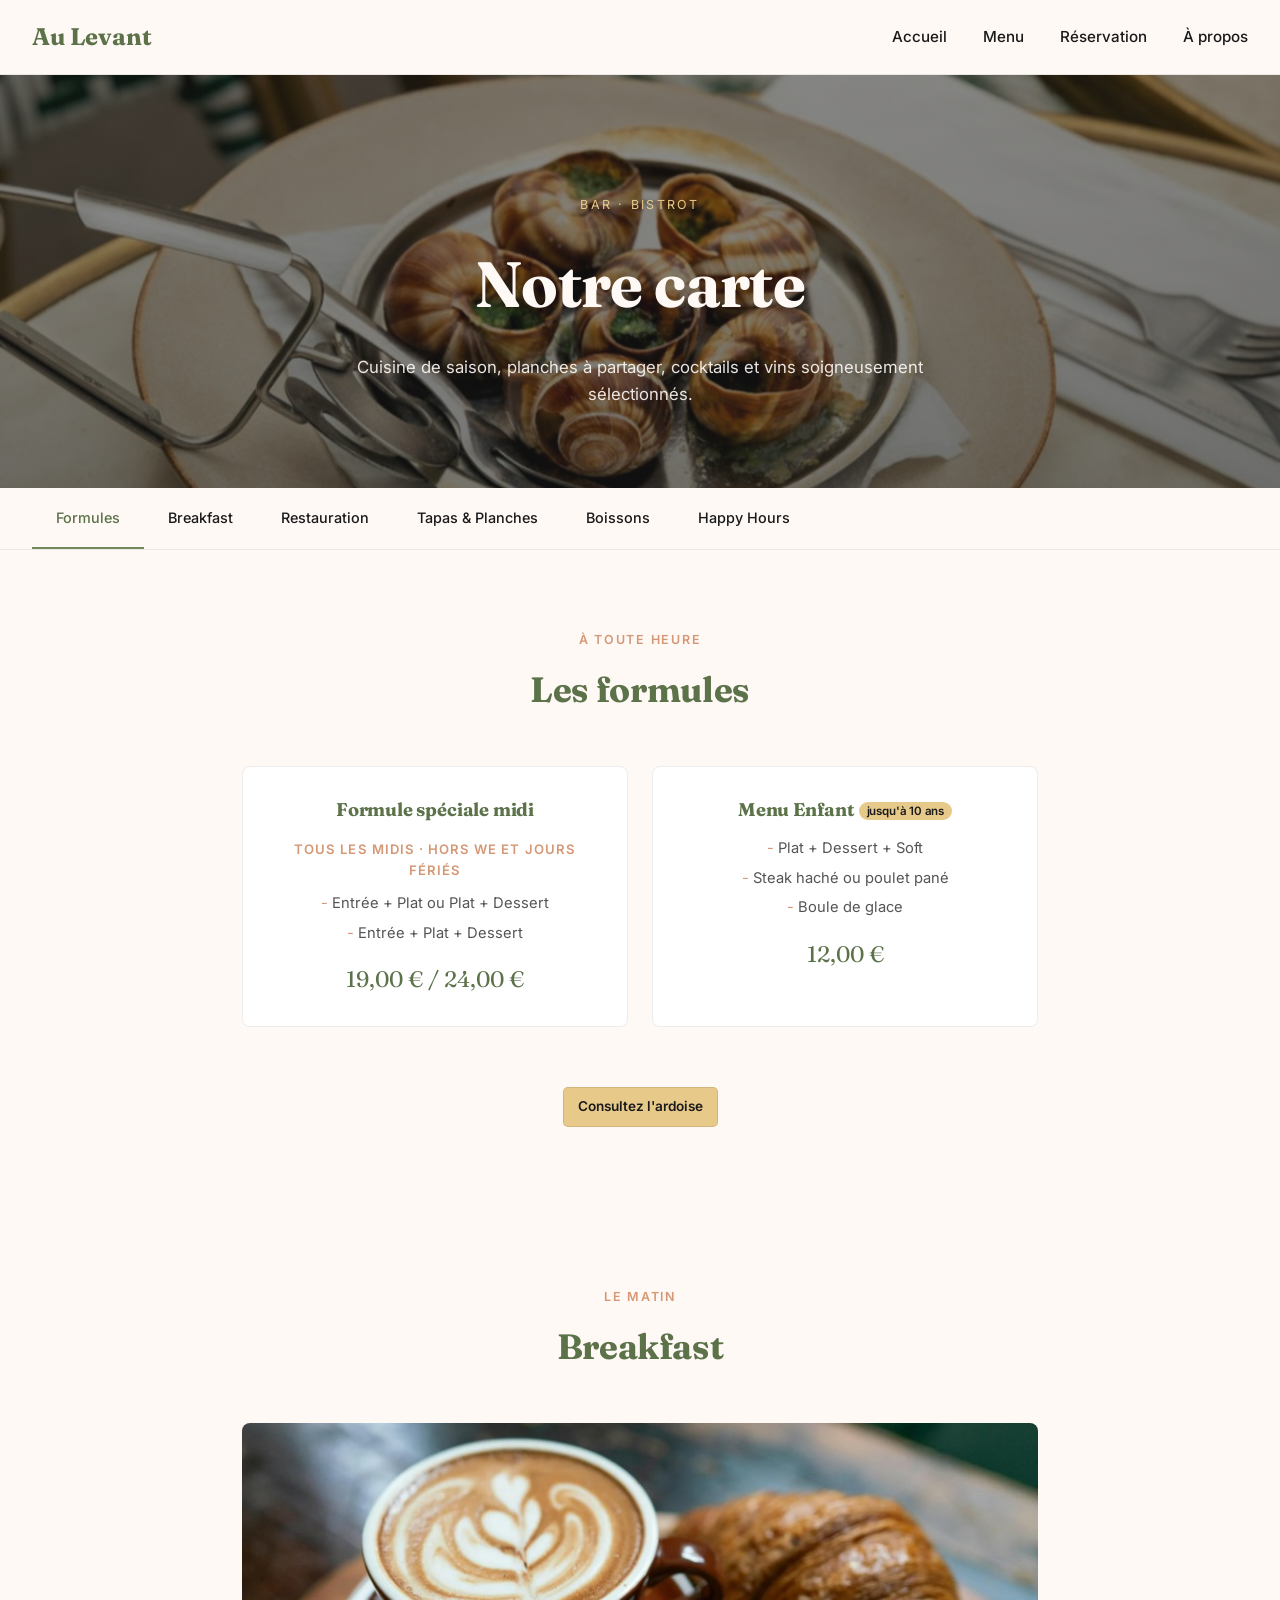
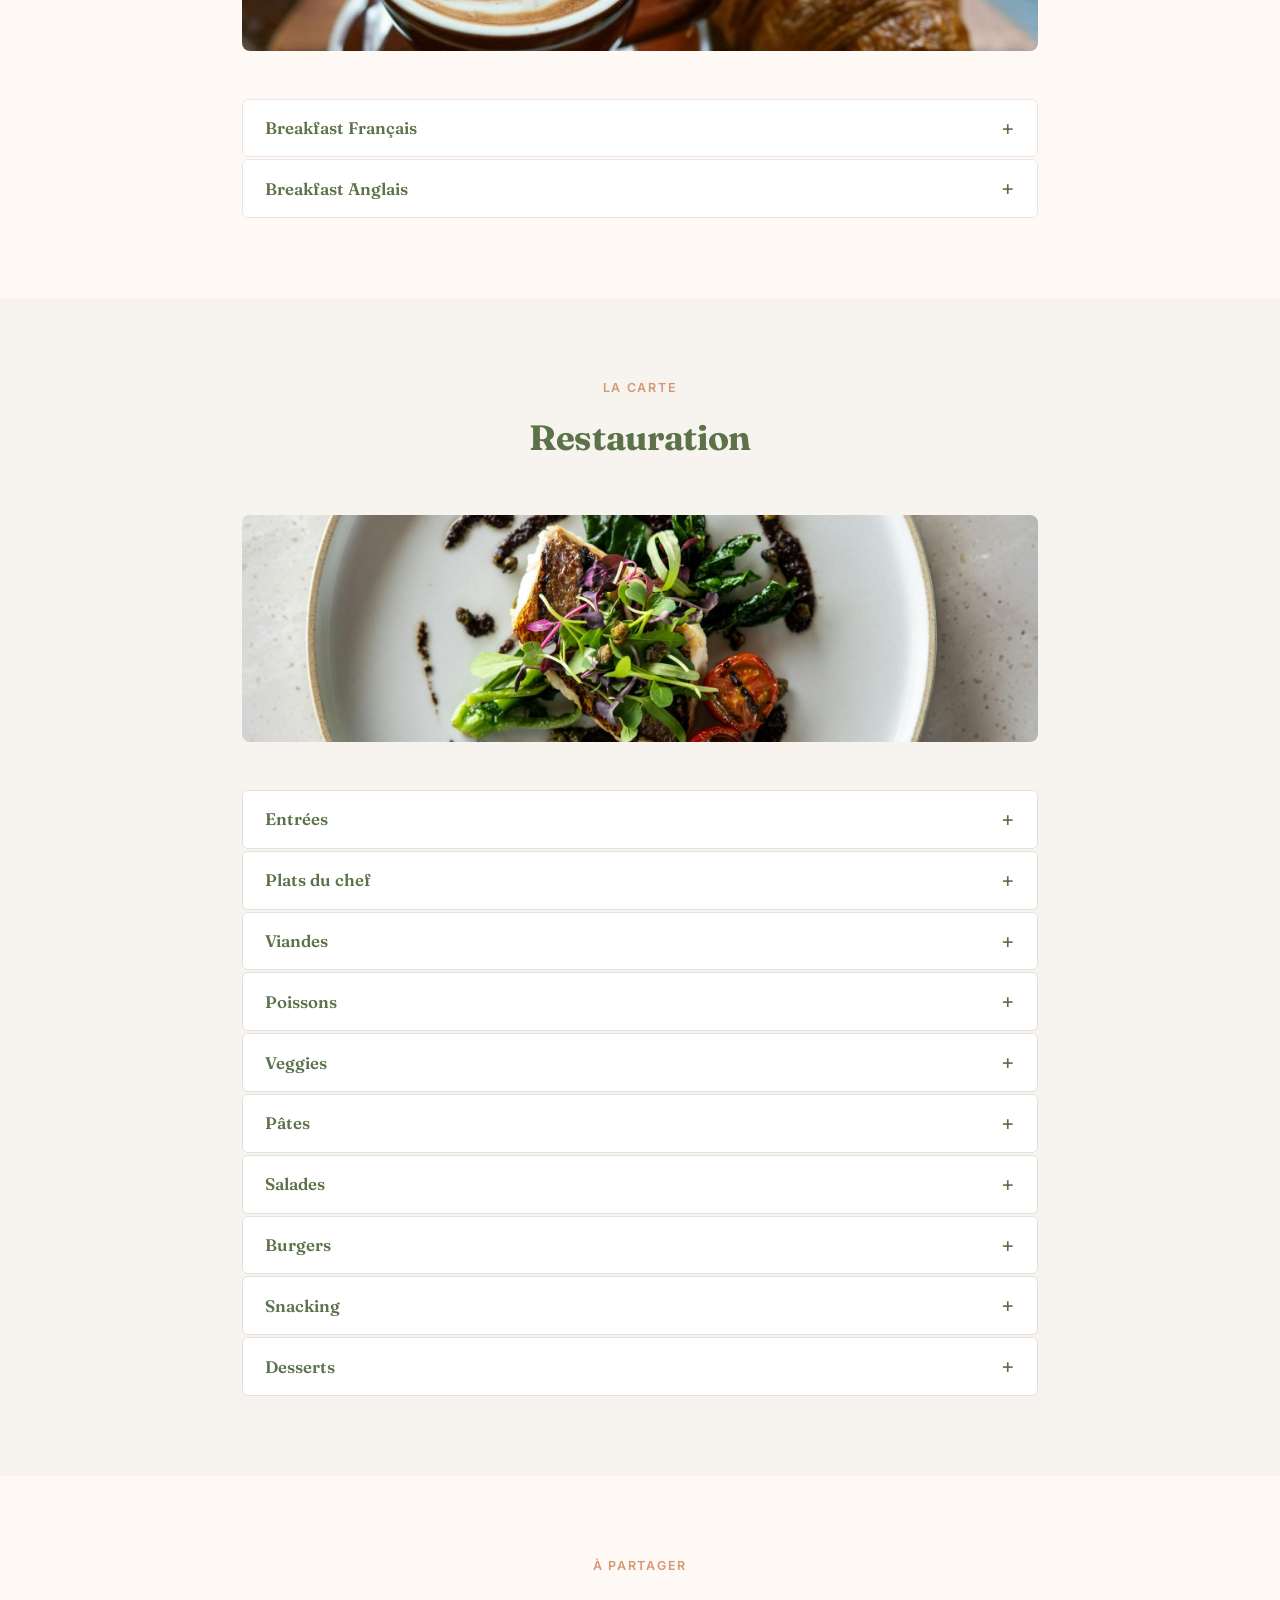
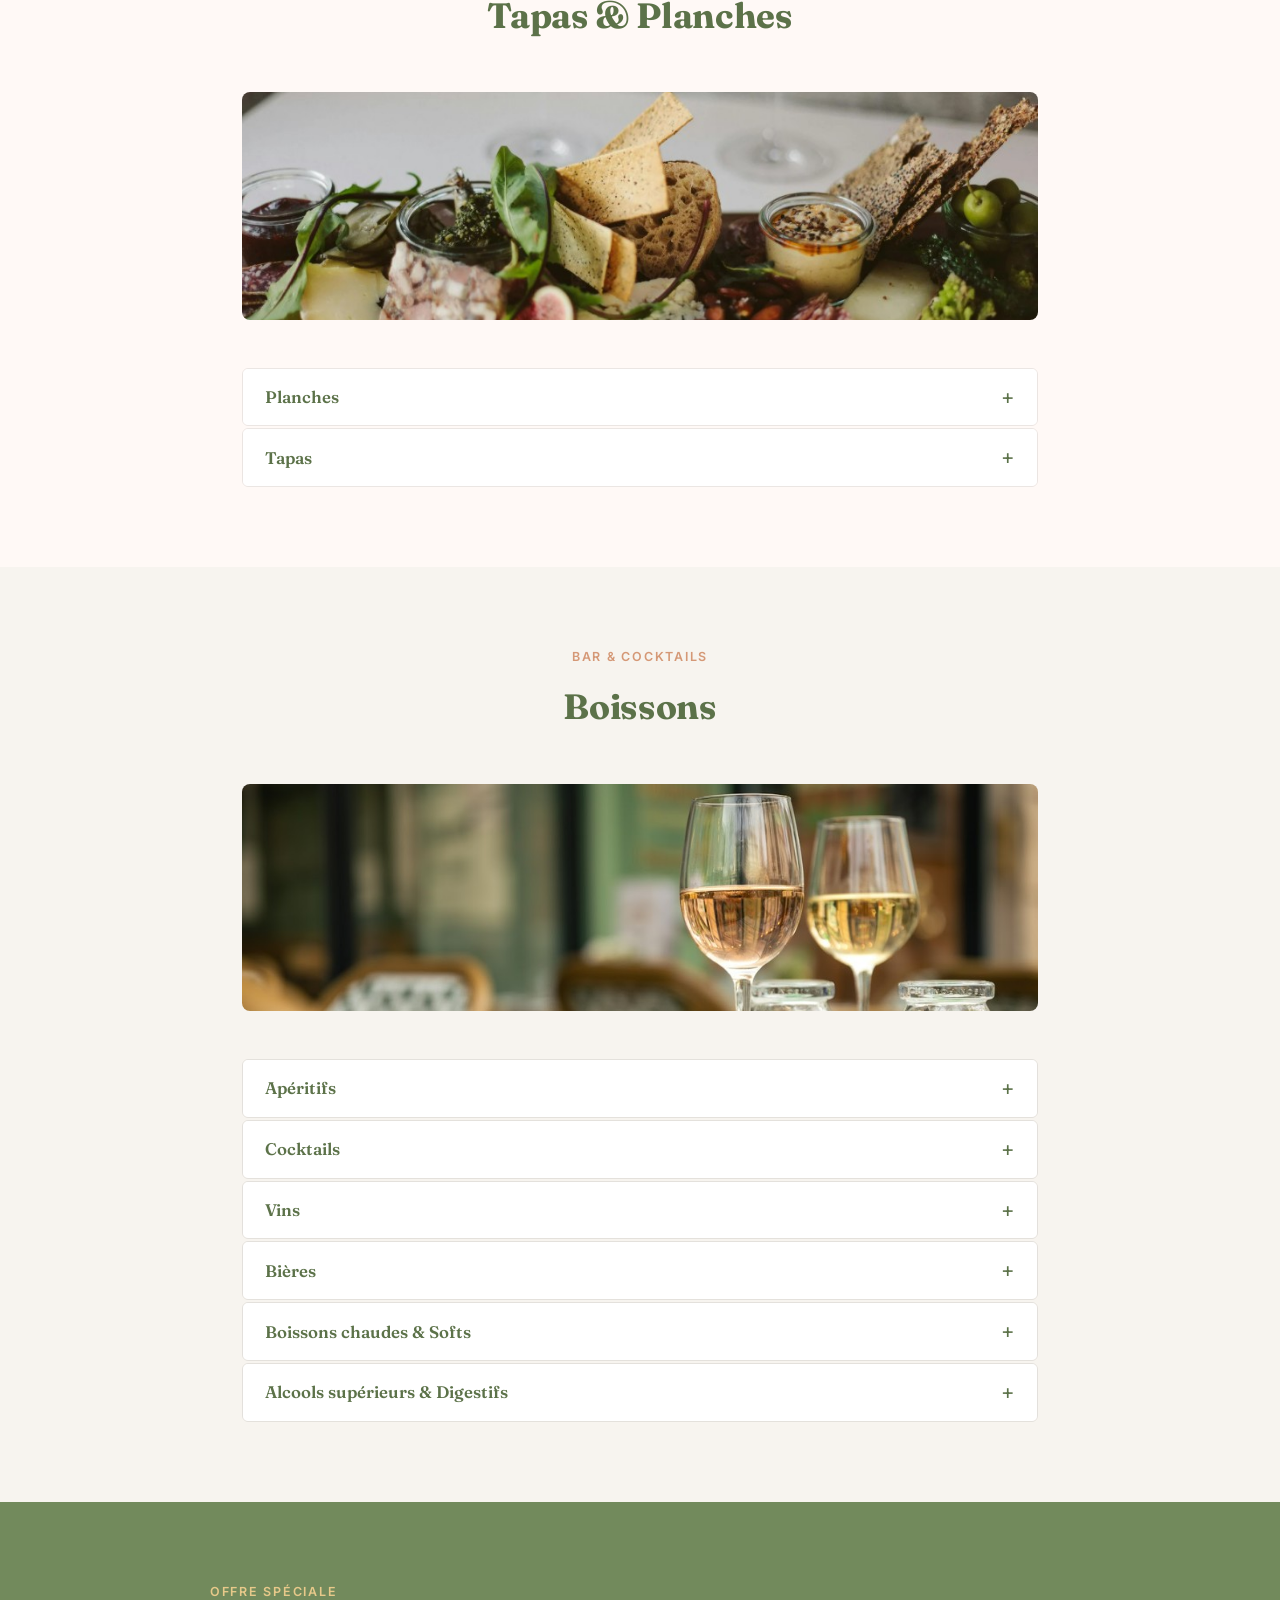
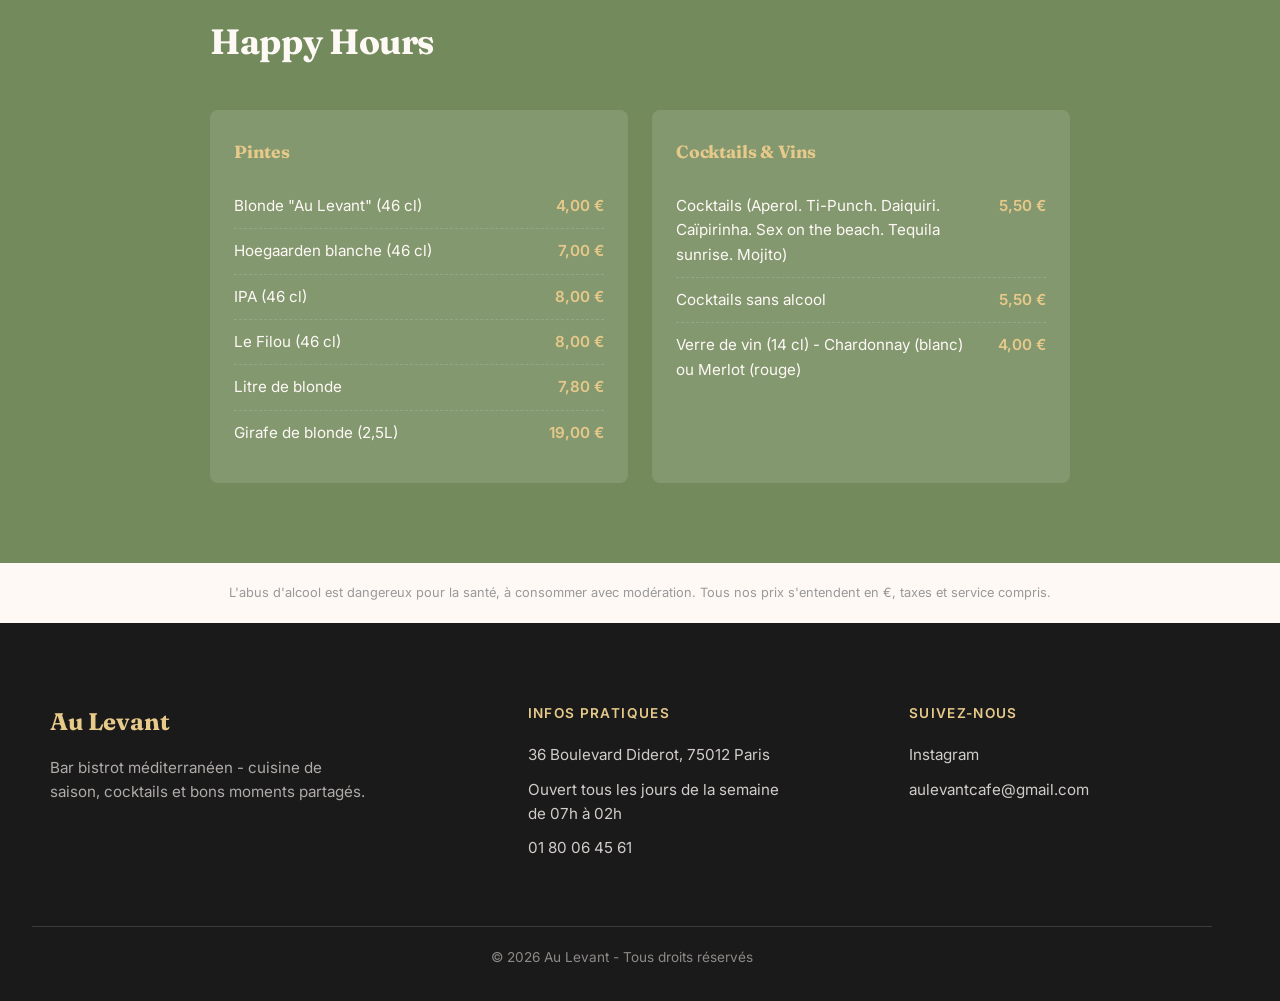
<file: menu.html>
<!doctype html>
<html lang="fr">
  <head>
    <meta charset="UTF-8" />
    <meta name="viewport" content="width=device-width, initial-scale=1.0" />
    <title>Menu - Au Levant</title>
    <link rel="preconnect" href="https://fonts.googleapis.com" />
    <link rel="preconnect" href="https://fonts.gstatic.com" crossorigin />
    <link
      href="https://fonts.googleapis.com/css2?family=Fraunces:opsz,wght@9..144,600;9..144,700&family=Inter:wght@400;500;600&display=swap"
      rel="stylesheet"
    />
    <link rel="stylesheet" href="style.css" />
  </head>
  <body>
    <header>
      <div class="header-inner">
        <a href="index.html" class="logo">Au Levant</a>
        <nav>
          <ul>
            <li><a href="index.html#accueil">Accueil</a></li>
            <li><a href="menu.html">Menu</a></li>
            <li><a href="reservation.html">Réservation</a></li>
            <li><a href="apropos.html">À propos</a></li>
          </ul>
        </nav>
        <button class="nav-toggle" aria-label="Ouvrir le menu">
          <span></span><span></span><span></span>
        </button>
      </div>
    </header>

    <!-- Hero -->
    <section class="menu-hero">
      <div class="menu-hero-content">
        <span class="hero-eyebrow">Bar · Bistrot</span>
        <h1>Notre carte</h1>
        <p>
          Cuisine de saison, planches à partager, cocktails et vins
          soigneusement sélectionnés.
        </p>
      </div>
    </section>

    <!-- Navigation sections -->
    <nav class="menu-nav" id="menu-nav">
      <div class="menu-nav-inner">
        <a href="#formules" class="menu-nav-link active">Formules</a>
        <a href="#breakfast" class="menu-nav-link">Breakfast</a>
        <a href="#restauration" class="menu-nav-link">Restauration</a>
        <a href="#tapas-planches" class="menu-nav-link">Tapas & Planches</a>
        <a href="#boissons" class="menu-nav-link">Boissons</a>
        <a href="#happy-hours" class="menu-nav-link">Happy Hours</a>
      </div>
    </nav>

    <!-- ===== FORMULES ===== -->
    <section class="menu-section" id="formules">
      <div class="menu-section-inner">
        <div class="menu-section-header">
          <span class="surtitre">À toute heure</span>
          <h2>Les formules</h2>
        </div>

        <div class="menu-grid-formules">
          <div class="formule-card">
            <h3>Formule spéciale midi</h3>
            <p class="formule-desc">Tous les midis · hors WE et jours fériés</p>
            <ul>
              <li>Entrée + Plat ou Plat + Dessert</li>
              <li>Entrée + Plat + Dessert</li>
            </ul>
            <p class="formule-prix">19,00 € / 24,00 €</p>
          </div>

          <div class="formule-card">
            <h3>Menu Enfant <span class="formule-tag">jusqu'à 10 ans</span></h3>
            <ul>
              <li>Plat + Dessert + Soft</li>
              <li>Steak haché ou poulet pané</li>
              <li>Boule de glace</li>
            </ul>
            <p class="formule-prix">12,00 €</p>
          </div>
        </div>
        <a
          href="https://docs.google.com/document/d/16HUfuQ0xz73ipPEWMxw0UCgpzkEfbBSEMbmdZW-Mjqg/edit?tab=t.0"
          target="_blank"
          class="formule-link"
        >
          Consultez l'ardoise
        </a>
      </div>
    </section>

    <!-- ===== BREAKFAST ===== -->
    <section class="menu-section breakfast-section" id="breakfast">
      <div class="menu-section-inner">
        <div class="menu-section-header">
          <span class="surtitre">Le matin</span>
          <h2>Breakfast</h2>
        </div>

        <div class="menu-photo-banner">
          <img src="Images/Breakfast.jpg" alt="Salade de poisson" />
        </div>

        <div class="accordeons">
          <div class="accordeon">
            <button class="accordeon-btn" aria-expanded="false">
              <span>Breakfast Français</span>
              <span class="accordeon-icon">+</span>
            </button>

            <div class="accordeon-content" hidden>
              <div class="plat-list">
                <div class="plat breakfast-item">
                  <span class="plat-nom">
                    Boisson chaude au choix<br />
                    Viennoiserie ou tartine beurre confiture<br />
                    Jus d'orange pressée
                  </span>
                  <span class="plat-prix">8,00 €</span>
                </div>
              </div>
            </div>
          </div>

          <div class="accordeon">
            <button class="accordeon-btn" aria-expanded="false">
              <span>Breakfast Anglais</span>
              <span class="accordeon-icon">+</span>
            </button>

            <div class="accordeon-content" hidden>
              <div class="plat-list">
                <div class="plat breakfast-item">
                  <span class="plat-nom">
                    Boisson chaude au choix<br />
                    Viennoiserie ou tartine beurre confiture<br />
                    Jus d'orange pressée<br />
                    Omelette bacon ou fromage
                  </span>
                  <span class="plat-prix">14,00 €</span>
                </div>
              </div>
            </div>
          </div>
        </div>
      </div>
    </section>

    <!-- ===== RESTAURATION ===== -->
    <section class="menu-section menu-section-alt" id="restauration">
      <div class="menu-section-inner">
        <div class="menu-section-header">
          <span class="surtitre">La carte</span>
          <h2>Restauration</h2>
        </div>

        <div class="menu-photo-banner">
          <img src="Images/Plat Au Levant.jpg" alt="Salade de poisson" />
        </div>

        <div class="accordeons">
          <div class="accordeon">
            <button class="accordeon-btn" aria-expanded="false">
              <span>Entrées</span>
              <span class="accordeon-icon">+</span>
            </button>
            <div class="accordeon-content" hidden>
              <div class="plat-list">
                <div class="plat">
                  <span class="plat-nom"
                    >Burrata crémeuse, tomates à l'ancienne et pesto
                    maison</span
                  ><span class="plat-prix">11,00 €</span>
                </div>
                <div class="plat">
                  <span class="plat-nom"
                    >Œuf parfait, velouté de petits pois et lardons</span
                  ><span class="plat-prix">9,50 €</span>
                </div>
                <div class="plat">
                  <span class="plat-nom"
                    >Escargots de Bourgogne
                    <span class="plat-quantite"
                      >(6 pièces / 12 pièces)</span
                    ></span
                  ><span class="plat-prix">9,00 € / 16,90 €</span>
                </div>
                <div class="plat">
                  <span class="plat-nom">Soupe à l'oignon gratinée</span
                  ><span class="plat-prix">11,00 €</span>
                </div>
                <div class="plat">
                  <span class="plat-nom"
                    >Tartare d'avocat, crevette ou saumon</span
                  ><span class="plat-prix">11,00 €</span>
                </div>
                <div class="plat">
                  <span class="plat-nom">Filets de hareng, pommes tièdes</span
                  ><span class="plat-prix">8,00 €</span>
                </div>
              </div>
            </div>
          </div>

          <div class="accordeon">
            <button class="accordeon-btn" aria-expanded="false">
              <span>Plats du chef</span>
              <span class="accordeon-icon">+</span>
            </button>
            <div class="accordeon-content" hidden>
              <div class="plat-list">
                <div class="plat">
                  <span class="plat-nom"
                    >Confit de canard maison
                    <span class="plat-sous">Pommes sautées à l'ail</span></span
                  ><span class="plat-prix">18,90 €</span>
                </div>
                <div class="plat">
                  <span class="plat-nom"
                    >Poulet fermier, jus de volaille corsé
                    <span class="plat-sous">Frites maison</span></span
                  ><span class="plat-prix">17,00 €</span>
                </div>
                <div class="plat">
                  <span class="plat-nom"
                    >Magret de canard
                    <span class="plat-sous">Pommes sautées à l'ail</span></span
                  ><span class="plat-prix">24,90 €</span>
                </div>
              </div>
            </div>
          </div>

          <div class="accordeon">
            <button class="accordeon-btn" aria-expanded="false">
              <span>Viandes</span>
              <span class="accordeon-icon">+</span>
            </button>
            <div class="accordeon-content" hidden>
              <div class="plat-list">
                <div class="plat">
                  <span class="plat-nom"
                    >Entrecôte Salers grillée, sauce au poivre
                    <span class="plat-quantite">(300 gr)</span></span
                  ><span class="plat-prix">26,00 €</span>
                </div>
                <div class="plat">
                  <span class="plat-nom"
                    >Tartare de bœuf au couteau
                    <span class="plat-sous">Frites maison, salade</span></span
                  ><span class="plat-prix">18,50 €</span>
                </div>
                <div class="plat">
                  <span class="plat-nom"
                    >Pièce du boucher à l'échalote
                    <span class="plat-sous">Frites maison</span></span
                  ><span class="plat-prix">16,90 €</span>
                </div>
                <div class="plat">
                  <span class="plat-nom"
                    >Côte de bœuf Salers à partager
                    <span class="plat-quantite">(1,2 kg)</span>
                    <span class="plat-sous">Garniture au choix</span></span
                  ><span class="plat-prix">75,00 €</span>
                </div>
              </div>
            </div>
          </div>

          <div class="accordeon">
            <button class="accordeon-btn" aria-expanded="false">
              <span>Poissons</span>
              <span class="accordeon-icon">+</span>
            </button>
            <div class="accordeon-content" hidden>
              <div class="plat-list">
                <div class="plat">
                  <span class="plat-nom"
                    >Pavé de saumon grillé
                    <span class="plat-sous"
                      >Julienne de légumes, sauce tartare</span
                    ></span
                  ><span class="plat-prix">19,00 €</span>
                </div>
                <div class="plat">
                  <span class="plat-nom"
                    >Fish and Chips maison
                    <span class="plat-sous">Salade, sauce tartare</span></span
                  ><span class="plat-prix">17,50 €</span>
                </div>
                <div class="plat">
                  <span class="plat-nom"
                    >Dos de lieu noir grillé
                    <span class="plat-sous"
                      >Riz basmati, sauce vierge</span
                    ></span
                  ><span class="plat-prix">17,50 €</span>
                </div>
              </div>
            </div>
          </div>

          <div class="accordeon">
            <button class="accordeon-btn" aria-expanded="false">
              <span>Veggies</span>
              <span class="accordeon-icon">+</span>
            </button>
            <div class="accordeon-content" hidden>
              <div class="plat-list">
                <div class="plat">
                  <span class="plat-nom">Chakchouka maison, œuf parfait</span
                  ><span class="plat-prix">13,00 €</span>
                </div>
                <div class="plat">
                  <span class="plat-nom"
                    >Wok de légumes grillés, burrata crémeuse</span
                  ><span class="plat-prix">16,90 €</span>
                </div>
              </div>
            </div>
          </div>

          <div class="accordeon">
            <button class="accordeon-btn" aria-expanded="false">
              <span>Pâtes</span>
              <span class="accordeon-icon">+</span>
            </button>
            <div class="accordeon-content" hidden>
              <div class="plat-list">
                <div class="plat">
                  <span class="plat-nom">Penne au saumon</span
                  ><span class="plat-prix">16,00 €</span>
                </div>
                <div class="plat">
                  <span class="plat-nom">Linguine Carbonara</span
                  ><span class="plat-prix">15,50 €</span>
                </div>
                <div class="plat">
                  <span class="plat-nom">Penne 4 fromages</span
                  ><span class="plat-prix">14,90 €</span>
                </div>
                <div class="plat plat-desc">
                  <span class="plat-sous"
                    >Suppléments : Haricots verts, salade - 5,00 €</span
                  >
                </div>
              </div>
            </div>
          </div>

          <div class="accordeon">
            <button class="accordeon-btn" aria-expanded="false">
              <span>Salades</span>
              <span class="accordeon-icon">+</span>
            </button>
            <div class="accordeon-content" hidden>
              <div class="plat-list">
                <div class="plat">
                  <span class="plat-nom"
                    >Salade de chèvre
                    <span class="plat-sous"
                      >Salade, radis, croustillant de chèvre chaud au miel,
                      tomates cerises, vinaigrette maison</span
                    ></span
                  ><span class="plat-prix">15,90 €</span>
                </div>
                <div class="plat">
                  <span class="plat-nom"
                    >L'Estivale
                    <span class="plat-sous"
                      >Salade, melon, jambon Serrano, mozzarella, tomates
                      cerises, basilic frais et huile d'olive extra vierge</span
                    ></span
                  ><span class="plat-prix">16,90 €</span>
                </div>
                <div class="plat">
                  <span class="plat-nom"
                    >L'Océane et ses saveurs
                    <span class="plat-sous"
                      >Salade, gambas grillées, avocat, tomates cerises, saumon
                      fumé, vinaigrette, zest de citron</span
                    ></span
                  ><span class="plat-prix">18,00 €</span>
                </div>
                <div class="plat">
                  <span class="plat-nom"
                    >Salade César
                    <span class="plat-sous"
                      >Salade, poulet grillé, croûtons, œuf dur, tomates
                      cerises, parmesan, sauce césar maison</span
                    ></span
                  ><span class="plat-prix">16,50 €</span>
                </div>
                <div class="plat">
                  <span class="plat-nom"
                    >Salade "Au Levant"
                    <span class="plat-sous"
                      >Salade, pommes sautées, lardons, œuf poché, tomates
                      cerises, comté, vinaigrette maison, croûtons</span
                    ></span
                  ><span class="plat-prix">17,50 €</span>
                </div>
              </div>
            </div>
          </div>

          <div class="accordeon">
            <button class="accordeon-btn" aria-expanded="false">
              <span>Burgers</span>
              <span class="accordeon-icon">+</span>
            </button>
            <div class="accordeon-content" hidden>
              <div class="plat-list">
                <div class="plat">
                  <span class="plat-nom"
                    >Burger "Au Levant"
                    <span class="plat-sous"
                      >Steak haché, bleu d'Auvergne, bacon grillé, oignons,
                      tomates, champignons, frites maison</span
                    ></span
                  ><span class="plat-prix">17,90 €</span>
                </div>
                <div class="plat">
                  <span class="plat-nom"
                    >Burger Halloumi
                    <span class="plat-sous"
                      >Halloumi pané, aubergines grillées, tomates, menthe
                      fraîche, guacamole, frites maison</span
                    ></span
                  ><span class="plat-prix">16,90 €</span>
                </div>
                <div class="plat">
                  <span class="plat-nom"
                    >Chicken Burger
                    <span class="plat-sous"
                      >Poulet mariné, cheddar fondu, salade, tomates, avocat,
                      frites maison</span
                    ></span
                  ><span class="plat-prix">16,90 €</span>
                </div>
                <div class="plat">
                  <span class="plat-nom"
                    >American Burger
                    <span class="plat-sous"
                      >Steak haché, cheddar, bacon grillé, oignons, tomates, œuf
                      au plat, frites maison</span
                    ></span
                  ><span class="plat-prix">17,90 €</span>
                </div>
              </div>
            </div>
          </div>

          <div class="accordeon">
            <button class="accordeon-btn" aria-expanded="false">
              <span>Snacking</span>
              <span class="accordeon-icon">+</span>
            </button>
            <div class="accordeon-content" hidden>
              <div class="plat-list">
                <div class="plat">
                  <span class="plat-nom"
                    >Croque Monsieur
                    <span class="plat-sous">Frites maison, salade</span></span
                  ><span class="plat-prix">14,50 €</span>
                </div>
                <div class="plat">
                  <span class="plat-nom"
                    >Croque Madame
                    <span class="plat-sous">Frites maison, salade</span></span
                  ><span class="plat-prix">15,50 €</span>
                </div>
                <div class="plat">
                  <span class="plat-nom"
                    >Omelette au choix : Fromage, jambon, champignons
                    <span class="plat-sous">Frites maison, salade</span></span
                  ><span class="plat-prix"></span>
                </div>
                <div class="plat sous-plat">
                  <span class="plat-nom">1 ingrédient</span
                  ><span class="plat-prix">13,50 €</span>
                </div>
                <div class="plat sous-plat">
                  <span class="plat-nom">2 ingrédients</span
                  ><span class="plat-prix">14,50 €</span>
                </div>
                <div class="plat sous-plat">
                  <span class="plat-nom">3 ingrédients</span
                  ><span class="plat-prix">15,50 €</span>
                </div>
              </div>
            </div>
          </div>

          <div class="accordeon">
            <button class="accordeon-btn" aria-expanded="false">
              <span>Desserts</span>
              <span class="accordeon-icon">+</span>
            </button>
            <div class="accordeon-content" hidden>
              <div class="plat-list">
                <div class="plat">
                  <span class="plat-nom">Moelleux au chocolat</span
                  ><span class="plat-prix">7,50 €</span>
                </div>
                <div class="plat">
                  <span class="plat-nom">Brioche "Au Levant"</span
                  ><span class="plat-prix">9,00 €</span>
                </div>
                <div class="plat">
                  <span class="plat-nom">Profitéroles</span
                  ><span class="plat-prix">9,00 €</span>
                </div>
                <div class="plat">
                  <span class="plat-nom">Tarte du jour</span
                  ><span class="plat-prix">7,00 €</span>
                </div>
                <div class="plat">
                  <span class="plat-nom">Crème brûlée</span
                  ><span class="plat-prix">8,00 €</span>
                </div>
                <div class="plat">
                  <span class="plat-nom">Tiramisu</span
                  ><span class="plat-prix">8,00 €</span>
                </div>
                <div class="plat">
                  <span class="plat-nom">Café ou thé gourmand</span
                  ><span class="plat-prix">9,50 €</span>
                </div>
              </div>
              <p class="menu-sous-titre">Glaces & Sorbets</p>
              <div class="plat-list">
                <div class="plat">
                  <span class="plat-nom"
                    >Trou Normand
                    <span class="plat-sous"
                      >Sorbet pomme arrosé de Calvados</span
                    ></span
                  ><span class="plat-prix">8,50 €</span>
                </div>
                <div class="plat">
                  <span class="plat-nom"
                    >Colonel
                    <span class="plat-sous"
                      >Sorbet citron arrosé de Vodka</span
                    ></span
                  ><span class="plat-prix">8,50 €</span>
                </div>
                <div class="plat">
                  <span class="plat-nom">Café ou chocolat liégeois</span
                  ><span class="plat-prix">8,50 €</span>
                </div>
                <div class="plat">
                  <span class="plat-nom"
                    >Coupe de glace
                    <span class="plat-quantite">(3 boules)</span></span
                  ><span class="plat-prix">8,00 €</span>
                </div>
              </div>
              <p class="menu-sous-titre">Fromages</p>
              <div class="plat-list">
                <div class="plat">
                  <span class="plat-nom">Saint-Nectaire</span
                  ><span class="plat-prix">6,00 €</span>
                </div>
                <div class="plat">
                  <span class="plat-nom">Bleu d'Auvergne</span
                  ><span class="plat-prix">5,50 €</span>
                </div>
                <div class="plat">
                  <span class="plat-nom">Chèvre, Brie de Meaux</span
                  ><span class="plat-prix">5,50 €</span>
                </div>
                <div class="plat">
                  <span class="plat-nom">Comté</span
                  ><span class="plat-prix">7,00 €</span>
                </div>
              </div>
            </div>
          </div>
        </div>
      </div>
    </section>

    <!-- ===== TAPAS & PLANCHES ===== -->
    <section class="menu-section" id="tapas-planches">
      <div class="menu-section-inner">
        <div class="menu-section-header">
          <span class="surtitre">À partager</span>
          <h2>Tapas & Planches</h2>
        </div>

        <div class="menu-photo-banner">
          <img
            src="Images/Tapas et plaches.jpg"
            alt="Planche de charcuterie composée de produits variés"
          />
        </div>

        <div class="accordeons">
          <div class="accordeon">
            <button class="accordeon-btn" aria-expanded="false">
              <span>Planches</span>
              <span class="accordeon-icon">+</span>
            </button>
            <div class="accordeon-content" hidden>
              <div class="plat-list">
                <div class="plat">
                  <span class="plat-nom">Planche de fromage</span
                  ><span class="plat-prix">17,00 €</span>
                </div>
                <div class="plat">
                  <span class="plat-nom">Planche de charcuterie</span
                  ><span class="plat-prix">17,00 €</span>
                </div>
                <div class="plat">
                  <span class="plat-nom">Planche mixte</span
                  ><span class="plat-prix">19,00 €</span>
                </div>
                <div class="plat">
                  <span class="plat-nom">Planche de tapas</span
                  ><span class="plat-prix">19,00 €</span>
                </div>
              </div>
            </div>
          </div>

          <div class="accordeon">
            <button class="accordeon-btn" aria-expanded="false">
              <span>Tapas</span>
              <span class="accordeon-icon">+</span>
            </button>
            <div class="accordeon-content" hidden>
              <div class="plat-list">
                <div class="plat">
                  <span class="plat-nom"
                    >Croustillants de chèvre
                    <span class="plat-quantite">(3 pièces)</span></span
                  ><span class="plat-prix">8,00 €</span>
                </div>
                <div class="plat">
                  <span class="plat-nom">Houmous</span
                  ><span class="plat-prix">8,00 €</span>
                </div>
                <div class="plat">
                  <span class="plat-nom">Caviar d'aubergines</span
                  ><span class="plat-prix">8,00 €</span>
                </div>
                <div class="plat">
                  <span class="plat-nom">Olives à la Grecque</span
                  ><span class="plat-prix">7,00 €</span>
                </div>
                <div class="plat">
                  <span class="plat-nom">Assiette de frites maison</span
                  ><span class="plat-prix">7,00 €</span>
                </div>
                <div class="plat">
                  <span class="plat-nom"
                    >Halloumi pané
                    <span class="plat-quantite">(5 pièces)</span></span
                  ><span class="plat-prix">9,00 €</span>
                </div>
                <div class="plat">
                  <span class="plat-nom">Bruschetta</span
                  ><span class="plat-prix">14,50 €</span>
                </div>
                <div class="plat">
                  <span class="plat-nom">Assiette de jambon Serrano</span
                  ><span class="plat-prix">12,00 €</span>
                </div>
                <div class="plat">
                  <span class="plat-nom">Assortiment de tapas</span
                  ><span class="plat-prix">19,00 €</span>
                </div>
              </div>
            </div>
          </div>
        </div>
      </div>
    </section>

    <!-- ===== BOISSONS ===== -->
    <section class="menu-section menu-section-alt" id="boissons">
      <div class="menu-section-inner">
        <div class="menu-section-header">
          <span class="surtitre">Bar & Cocktails</span>
          <h2>Boissons</h2>
        </div>

        <div class="menu-photo-banner">
          <img
            src="Images/Boisson terrasse 2.jpg"
            alt="Verres de vin au restaurant Au Levant."
          />
        </div>

        <div class="accordeons">
          <div class="accordeon">
            <button class="accordeon-btn" aria-expanded="false">
              <span>Apéritifs</span>
              <span class="accordeon-icon">+</span>
            </button>
            <div class="accordeon-content" hidden>
              <div class="plat-list">
                <div class="plat">
                  <span class="plat-nom"
                    >Pastis, Ricard
                    <span class="plat-quantite">(2 cl)</span></span
                  ><span class="plat-prix">4,00 €</span>
                </div>
                <div class="plat">
                  <span class="plat-nom"
                    >Kir
                    <span class="plat-quantite">(14 cl)</span>
                    <span class="plat-sous">Mûre, cassis, ou pêche</span></span
                  ><span class="plat-prix">5,00 €</span>
                </div>
                <div class="plat">
                  <span class="plat-nom"
                    >Kir Royal <span class="plat-quantite">(14 cl)</span></span
                  ><span class="plat-prix">9,50 €</span>
                </div>
                <div class="plat">
                  <span class="plat-nom">Coupe de champagne</span
                  ><span class="plat-prix">9,00 €</span>
                </div>
                <div class="plat">
                  <span class="plat-nom">Porto, Suze</span
                  ><span class="plat-prix">5,50 €</span>
                </div>
                <div class="plat">
                  <span class="plat-nom">Americano maison</span
                  ><span class="plat-prix">9,50 €</span>
                </div>
                <div class="plat">
                  <span class="plat-nom"
                    >Martini rouge/blanc
                    <span class="plat-quantite">(6 cl)</span></span
                  ><span class="plat-prix">5,00 €</span>
                </div>
                <div class="plat">
                  <span class="plat-nom"
                    >Campari <span class="plat-quantite">(6 cl)</span></span
                  ><span class="plat-prix">6,00 €</span>
                </div>
              </div>
            </div>
          </div>

          <div class="accordeon">
            <button class="accordeon-btn" aria-expanded="false">
              <span>Cocktails</span>
              <span class="accordeon-icon">+</span>
            </button>
            <div class="accordeon-content" hidden>
              <div class="plat-list">
                <div class="plat">
                  <span class="plat-nom">Aperol Spritz</span
                  ><span class="plat-prix">9,00 €</span>
                </div>
                <div class="plat">
                  <span class="plat-nom">Saint-Germain Spritz</span
                  ><span class="plat-prix">9,00 €</span>
                </div>
                <div class="plat">
                  <span class="plat-nom">Mojito</span
                  ><span class="plat-prix">9,00 €</span>
                </div>
                <div class="plat">
                  <span class="plat-nom">Gin Tonic</span
                  ><span class="plat-prix">9,00 €</span>
                </div>
                <div class="plat">
                  <span class="plat-nom">Piña Colada</span
                  ><span class="plat-prix">9,00 €</span>
                </div>
                <div class="plat">
                  <span class="plat-nom">Ti Punch</span
                  ><span class="plat-prix">9,00 €</span>
                </div>
                <div class="plat">
                  <span class="plat-nom">Moscow. London. Jamaican Mule</span
                  ><span class="plat-prix">9,00 €</span>
                </div>
                <div class="plat">
                  <span class="plat-nom">Caïpirinha, Caïpiroska</span
                  ><span class="plat-prix">9,00 €</span>
                </div>
                <div class="plat">
                  <span class="plat-nom">Tequila Sunrise</span
                  ><span class="plat-prix">9,00 €</span>
                </div>
                <div class="plat">
                  <span class="plat-nom">Margarita. Cuba Libre</span
                  ><span class="plat-prix">9,00 €</span>
                </div>
                <div class="plat">
                  <span class="plat-nom">Daïquiri</span
                  ><span class="plat-prix">9,00 €</span>
                </div>
                <div class="plat">
                  <span class="plat-nom">Sex on the beach</span
                  ><span class="plat-prix">9,00 €</span>
                </div>
                <div class="plat">
                  <span class="plat-nom">Cosmopolitan</span
                  ><span class="plat-prix">9,00 €</span>
                </div>
                <div class="plat">
                  <span class="plat-nom">Espresso Martini</span
                  ><span class="plat-prix">11,00 €</span>
                </div>
              </div>
              <p class="menu-sous-titre">Sans alcool</p>
              <div class="plat-list">
                <div class="plat">
                  <span class="plat-nom">Virgin Mojito</span
                  ><span class="plat-prix">6,50 €</span>
                </div>
                <div class="plat">
                  <span class="plat-nom">Virgin Colada</span
                  ><span class="plat-prix">6,50 €</span>
                </div>
                <div class="plat">
                  <span class="plat-nom">Virgin "Au Levant"</span
                  ><span class="plat-prix">6,50 €</span>
                </div>
              </div>
            </div>
          </div>

          <div class="accordeon">
            <button class="accordeon-btn" aria-expanded="false">
              <span>Vins</span>
              <span class="accordeon-icon">+</span>
            </button>
            <div class="accordeon-content" hidden>
              <p class="menu-sous-titre">
                Rouges qui tachent
                <span class="plat-sous">(14 cl / 25 cl / 50 cl / Bt)</span>
              </p>
              <div class="plat-list">
                <div class="plat">
                  <span class="plat-nom">Merlot</span
                  ><span class="plat-prix">4,90 / 9 / 17 / 25 €</span>
                </div>
                <div class="plat">
                  <span class="plat-nom">Brouilly AOP</span
                  ><span class="plat-prix">6 / 11 / 22 / 33 €</span>
                </div>
                <div class="plat">
                  <span class="plat-nom">Bordeaux</span
                  ><span class="plat-prix">7,5 / 15 / 30 / 42 €</span>
                </div>
                <div class="plat">
                  <span class="plat-nom">Côtes du Rhône</span
                  ><span class="plat-prix">5,5 / 10,5 / 19 / 29 €</span>
                </div>
              </div>
              <p class="menu-sous-titre">
                Blancs comme neige
                <span class="plat-sous">(14 cl / 25 cl / 50 cl / Bt)</span>
              </p>
              <div class="plat-list">
                <div class="plat">
                  <span class="plat-nom">Chardonnay Titi</span
                  ><span class="plat-prix">4,5 / 9 / 17,8 / 28 €</span>
                </div>
                <div class="plat">
                  <span class="plat-nom">Sauvignon</span
                  ><span class="plat-prix">5,8 / 11 / 22 / 30 €</span>
                </div>
                <div class="plat">
                  <span class="plat-nom">Vin d'Alsace</span
                  ><span class="plat-prix">7,5 / 15 / 28 / 33 €</span>
                </div>
                <div class="plat">
                  <span class="plat-nom">Chablis</span
                  ><span class="plat-prix">11 / 21 / 41 / 52 €</span>
                </div>
              </div>
              <p class="menu-sous-titre">
                Rosés des copains
                <span class="plat-sous">(14 cl / 25 cl / 50 cl / Bt)</span>
              </p>
              <div class="plat-list">
                <div class="plat">
                  <span class="plat-nom">Saint Barthélémy</span
                  ><span class="plat-prix">4,9 / 9 / 17 / 25 €</span>
                </div>
                <div class="plat">
                  <span class="plat-nom">Côtes de Provence</span
                  ><span class="plat-prix">7 / 14 / 28 / 35 €</span>
                </div>
                <div class="plat">
                  <span class="plat-nom">Minuty Prestige</span
                  ><span class="plat-prix">45 € (Bt)</span>
                </div>
              </div>
              <p class="menu-sous-titre">
                Les bulles <span class="plat-sous">(14 cl / Bt)</span>
              </p>
              <div class="plat-list">
                <div class="plat">
                  <span class="plat-nom">Prosecco</span
                  ><span class="plat-prix">6,5 / 39 €</span>
                </div>
                <div class="plat">
                  <span class="plat-nom">Champagne sélection maison</span
                  ><span class="plat-prix">9 / 60 €</span>
                </div>
              </div>
            </div>
          </div>

          <div class="accordeon">
            <button class="accordeon-btn" aria-expanded="false">
              <span>Bières</span>
              <span class="accordeon-icon">+</span>
            </button>
            <div class="accordeon-content" hidden>
              <p class="menu-sous-titre">
                Bières bouteilles <span class="plat-sous">(33 cl)</span>
              </p>
              <div class="plat-list">
                <div class="plat">
                  <span class="plat-nom">Corona</span
                  ><span class="plat-prix">7,50 €</span>
                </div>
                <div class="plat">
                  <span class="plat-nom">Desperados</span
                  ><span class="plat-prix">7,50 €</span>
                </div>
                <div class="plat">
                  <span class="plat-nom">1664 sans alcool</span
                  ><span class="plat-prix">7,50 €</span>
                </div>
                <div class="plat">
                  <span class="plat-nom">Pelfort Brune</span
                  ><span class="plat-prix">8,00 €</span>
                </div>
              </div>
              <p class="menu-sous-titre">
                Bières pression <span class="plat-sous">(25 cl / 46 cl)</span>
              </p>
              <div class="plat-list">
                <div class="plat">
                  <span class="plat-nom">Blonde "Au Levant"</span
                  ><span class="plat-prix">3,50 / 5,50 €</span>
                </div>
                <div class="plat">
                  <span class="plat-nom">Hoegaarden blanche</span
                  ><span class="plat-prix">4,50 / 8,00 €</span>
                </div>
                <div class="plat">
                  <span class="plat-nom">IPA</span
                  ><span class="plat-prix">5,50 / 8,50 €</span>
                </div>
                <div class="plat">
                  <span class="plat-nom">La Filou</span
                  ><span class="plat-prix">5,50 / 8,50 €</span>
                </div>
                <div class="plat">
                  <span class="plat-nom">Monaco / Panaché</span
                  ><span class="plat-prix">4,00 / 7,00 €</span>
                </div>
              </div>
            </div>
          </div>

          <div class="accordeon">
            <button class="accordeon-btn" aria-expanded="false">
              <span>Boissons chaudes & Softs</span>
              <span class="accordeon-icon">+</span>
            </button>
            <div class="accordeon-content" hidden>
              <p class="menu-sous-titre">Boissons chaudes</p>
              <div class="plat-list">
                <div class="plat">
                  <span class="plat-nom">Café, Déca</span
                  ><span class="plat-prix">2,50 €</span>
                </div>
                <div class="plat">
                  <span class="plat-nom">Café allongé, Café noisette</span
                  ><span class="plat-prix">2,80 €</span>
                </div>
                <div class="plat">
                  <span class="plat-nom">Double café</span
                  ><span class="plat-prix">4,50 €</span>
                </div>
                <div class="plat">
                  <span class="plat-nom">Café crème</span
                  ><span class="plat-prix">4,50 €</span>
                </div>
                <div class="plat">
                  <span class="plat-nom">Thé et infusion BIO</span
                  ><span class="plat-prix">4,80 €</span>
                </div>
                <div class="plat">
                  <span class="plat-nom">Cappuccino</span
                  ><span class="plat-prix">5,20 €</span>
                </div>
                <div class="plat">
                  <span class="plat-nom">Café frappé</span
                  ><span class="plat-prix">5,00 €</span>
                </div>
                <div class="plat">
                  <span class="plat-nom">Chocolat chaud</span
                  ><span class="plat-prix">4,80 €</span>
                </div>
                <div class="plat">
                  <span class="plat-nom">Café Viennois</span
                  ><span class="plat-prix">5,50 €</span>
                </div>
                <div class="plat">
                  <span class="plat-nom">Chocolat Viennois</span
                  ><span class="plat-prix">5,50 €</span>
                </div>
                <div class="plat">
                  <span class="plat-nom">Grog au rhum</span
                  ><span class="plat-prix">7,50 €</span>
                </div>
                <div class="plat">
                  <span class="plat-nom">Vin chaud</span
                  ><span class="plat-prix">5,50 €</span>
                </div>
                <div class="plat">
                  <span class="plat-nom">Irish coffee</span
                  ><span class="plat-prix">9,50 €</span>
                </div>
              </div>
              <p class="menu-sous-titre">Softs</p>
              <div class="plat-list">
                <div class="plat">
                  <span class="plat-nom"
                    >Coca-cola, Coca-cola zéro, Orangina</span
                  ><span class="plat-prix">4,80 €</span>
                </div>
                <div class="plat">
                  <span class="plat-nom">Perrier, Limonade, Ice tea</span
                  ><span class="plat-prix">4,80 €</span>
                </div>
                <div class="plat">
                  <span class="plat-nom"
                    >Vittel
                    <span class="plat-quantite"
                      >(25 cl / 50 cl / 1L)</span
                    ></span
                  ><span class="plat-prix">4,80 / 5,50 / 6,50 €</span>
                </div>
                <div class="plat">
                  <span class="plat-nom">Jus de fruits</span
                  ><span class="plat-prix">4,80 €</span>
                </div>
                <div class="plat">
                  <span class="plat-nom">Orange ou citron pressé</span
                  ><span class="plat-prix">5,00 €</span>
                </div>
                <div class="plat">
                  <span class="plat-nom">Citronnade maison</span
                  ><span class="plat-prix">5,00 €</span>
                </div>
                <div class="plat">
                  <span class="plat-nom">Ginger Ale</span
                  ><span class="plat-prix">5,00 €</span>
                </div>
                <div class="plat">
                  <span class="plat-nom"
                    >San Pellegrino
                    <span class="plat-quantite">(50 cl / 1L)</span></span
                  ><span class="plat-prix">5,50 / 6,50 €</span>
                </div>
              </div>
            </div>
          </div>

          <div class="accordeon">
            <button class="accordeon-btn" aria-expanded="false">
              <span>Alcools supérieurs & Digestifs</span>
              <span class="accordeon-icon">+</span>
            </button>
            <div class="accordeon-content" hidden>
              <p class="menu-sous-titre">
                Whiskies <span class="plat-sous">(4 cl)</span>
              </p>
              <div class="plat-list">
                <div class="plat">
                  <span class="plat-nom">Lagavuline 16 ans</span
                  ><span class="plat-prix">17,00 €</span>
                </div>
                <div class="plat">
                  <span class="plat-nom">Jack Daniel's</span
                  ><span class="plat-prix">11,00 €</span>
                </div>
                <div class="plat">
                  <span class="plat-nom">Nikka Japonais</span
                  ><span class="plat-prix">12,00 €</span>
                </div>
                <div class="plat">
                  <span class="plat-nom">Black Label</span
                  ><span class="plat-prix">10,00 €</span>
                </div>
                <div class="plat">
                  <span class="plat-nom">Chivas 12 ans</span
                  ><span class="plat-prix">15,00 €</span>
                </div>
                <div class="plat">
                  <span class="plat-nom"
                    >Soda accompagnement
                    <span class="plat-quantite">(25 cl)</span></span
                  ><span class="plat-prix">2,50 €</span>
                </div>
              </div>
              <p class="menu-sous-titre">Vodkas</p>
              <div class="plat-list">
                <div class="plat">
                  <span class="plat-nom">Absolut</span
                  ><span class="plat-prix">11,00 €</span>
                </div>
                <div class="plat">
                  <span class="plat-nom">Belvedere</span
                  ><span class="plat-prix">11,00 €</span>
                </div>
                <div class="plat">
                  <span class="plat-nom">Grey Goose</span
                  ><span class="plat-prix">15,00 €</span>
                </div>
              </div>
              <p class="menu-sous-titre">Gins</p>
              <div class="plat-list">
                <div class="plat">
                  <span class="plat-nom">Citadelle</span
                  ><span class="plat-prix">9,00 €</span>
                </div>
                <div class="plat">
                  <span class="plat-nom">Beefeater</span
                  ><span class="plat-prix">9,00 €</span>
                </div>
                <div class="plat">
                  <span class="plat-nom">Bombay</span
                  ><span class="plat-prix">9,00 €</span>
                </div>
              </div>
              <p class="menu-sous-titre">Rhums</p>
              <div class="plat-list">
                <div class="plat">
                  <span class="plat-nom">Bacardi</span
                  ><span class="plat-prix">8,00 €</span>
                </div>
                <div class="plat">
                  <span class="plat-nom">Havana Club</span
                  ><span class="plat-prix">8,00 €</span>
                </div>
                <div class="plat">
                  <span class="plat-nom">Don Papa</span
                  ><span class="plat-prix">12,00 €</span>
                </div>
                <div class="plat">
                  <span class="plat-nom">Diplomatico</span
                  ><span class="plat-prix">11,00 €</span>
                </div>
              </div>
              <p class="menu-sous-titre">Tequilas</p>
              <div class="plat-list">
                <div class="plat">
                  <span class="plat-nom">San Jose Silver</span
                  ><span class="plat-prix">8,00 €</span>
                </div>
                <div class="plat">
                  <span class="plat-nom">Patron</span
                  ><span class="plat-prix">12,00 €</span>
                </div>
              </div>
              <p class="menu-sous-titre">Shooters classiques</p>
              <div class="plat-list">
                <div class="plat">
                  <span class="plat-nom">Vodka, Rhum</span
                  ><span class="plat-prix">4,00 €</span>
                </div>
                <div class="plat">
                  <span class="plat-nom">Tequila</span
                  ><span class="plat-prix">4,00 €</span>
                </div>
                <div class="plat">
                  <span class="plat-nom">Mètre de shots</span
                  ><span class="plat-prix">35,00 €</span>
                </div>
              </div>
              <p class="menu-sous-titre">
                Digestifs <span class="plat-sous">(4 cl)</span>
              </p>
              <div class="plat-list">
                <div class="plat">
                  <span class="plat-nom">Calvados</span
                  ><span class="plat-prix">8,50 €</span>
                </div>
                <div class="plat">
                  <span class="plat-nom">Cognac VSOP</span
                  ><span class="plat-prix">9,00 €</span>
                </div>
                <div class="plat">
                  <span class="plat-nom">Cognac XO</span
                  ><span class="plat-prix">17,00 €</span>
                </div>
                <div class="plat">
                  <span class="plat-nom">Armagnac</span
                  ><span class="plat-prix">12,00 €</span>
                </div>
                <div class="plat">
                  <span class="plat-nom">Poire. Mirabelle. Vieille prune</span
                  ><span class="plat-prix">8,00 €</span>
                </div>
                <div class="plat">
                  <span class="plat-nom">Bailey's. Get 27 ou 31</span
                  ><span class="plat-prix">8,00 €</span>
                </div>
                <div class="plat">
                  <span class="plat-nom">Amaretto</span
                  ><span class="plat-prix">8,00 €</span>
                </div>
                <div class="plat">
                  <span class="plat-nom">Cointreau</span
                  ><span class="plat-prix">7,50 €</span>
                </div>
              </div>
            </div>
          </div>
        </div>
      </div>
    </section>

    <!-- Happy Hours -->
    <section class="menu-section happy-hours" id="happy-hours">
      <div class="happy-hours-inner">
        <span class="surtitre">Offre spéciale</span>
        <h2>Happy Hours</h2>
        <div class="happy-grid">
          <div class="happy-card">
            <h3>Pintes</h3>
            <div class="plat-list">
              <div class="plat">
                <span class="plat-nom">Blonde "Au Levant" (46 cl)</span
                ><span class="plat-prix">4,00 €</span>
              </div>
              <div class="plat">
                <span class="plat-nom">Hoegaarden blanche (46 cl)</span
                ><span class="plat-prix">7,00 €</span>
              </div>
              <div class="plat">
                <span class="plat-nom">IPA (46 cl)</span
                ><span class="plat-prix">8,00 €</span>
              </div>
              <div class="plat">
                <span class="plat-nom">Le Filou (46 cl)</span
                ><span class="plat-prix">8,00 €</span>
              </div>
              <div class="plat">
                <span class="plat-nom">Litre de blonde</span
                ><span class="plat-prix">7,80 €</span>
              </div>
              <div class="plat">
                <span class="plat-nom">Girafe de blonde (2,5L)</span
                ><span class="plat-prix">19,00 €</span>
              </div>
            </div>
          </div>
          <div class="happy-card">
            <h3>Cocktails & Vins</h3>
            <div class="plat-list">
              <div class="plat">
                <span class="plat-nom"
                  >Cocktails (Aperol. Ti-Punch. Daiquiri. Caïpirinha. Sex on the
                  beach. Tequila sunrise. Mojito)</span
                ><span class="plat-prix">5,50 €</span>
              </div>
              <div class="plat">
                <span class="plat-nom">Cocktails sans alcool</span
                ><span class="plat-prix">5,50 €</span>
              </div>
              <div class="plat">
                <span class="plat-nom"
                  >Verre de vin (14 cl) - Chardonnay (blanc) ou Merlot
                  (rouge)</span
                ><span class="plat-prix">4,00 €</span>
              </div>
            </div>
          </div>
        </div>
      </div>
    </section>

    <!-- Mention légale -->
    <p class="mention-legale">
      L'abus d'alcool est dangereux pour la santé, à consommer avec modération.
      Tous nos prix s'entendent en €, taxes et service compris.
    </p>

    <footer id="contact">
      <div class="footer-inner">
        <div class="footer-brand">
          <div class="logo">Au Levant</div>
          <p>
            Bar bistrot méditerranéen - cuisine de saison, cocktails et bons
            moments partagés.
          </p>
        </div>
        <div class="footer-col">
          <h3>Infos pratiques</h3>
          <a
            href="https://www.bing.com/maps/directions?ty=0&v=2&sV=1&rtp=%7Epos.48.8460693359375_2.3769359588623047__Au%2520Levant_&mode=d&cp=48.846069%7E2.376936&lvl=16&style=r"
            target="_blank"
            rel="noopener"
            >36 Boulevard Diderot, 75012 Paris</a
          >
          <p>Ouvert tous les jours de la semaine<br />de 07h à 02h</p>
          <a href="tel:+33180064561">01 80 06 45 61</a>
        </div>
        <div class="footer-col">
          <h3>Suivez-nous</h3>
          <a
            href="https://www.instagram.com/aulevantcafe/"
            target="_blank"
            rel="noopener"
            >Instagram</a
          >
          <a href="mailto:aulevantcafe@gmail.com">aulevantcafe@gmail.com</a>
        </div>
      </div>
      <div class="footer-bottom">© 2026 Au Levant - Tous droits réservés</div>
    </footer>

    <script>
      // Hamburger
      const navToggle = document.querySelector(".nav-toggle");
      const navElement = document.querySelector("nav");
      navToggle.addEventListener("click", () => {
        navElement.classList.toggle("nav-open");
        navToggle.classList.toggle("is-active");
      });
      navElement.querySelectorAll("a").forEach((link) => {
        link.addEventListener("click", () => {
          navElement.classList.remove("nav-open");
          navToggle.classList.remove("is-active");
        });
      });

      // Accordéons
      document.querySelectorAll(".accordeon-btn").forEach((btn) => {
        btn.addEventListener("click", () => {
          const content = btn.nextElementSibling;
          const isOpen = btn.getAttribute("aria-expanded") === "true";
          btn.setAttribute("aria-expanded", !isOpen);
          btn.querySelector(".accordeon-icon").textContent = isOpen ? "+" : "−";
          if (isOpen) {
            content.hidden = true;
          } else {
            content.hidden = false;
          }
        });
      });

      // Navigation menu active
      const menuNavLinks = document.querySelectorAll(".menu-nav-link");
      const sections = document.querySelectorAll(".menu-section");
      const observer = new IntersectionObserver(
        (entries) => {
          entries.forEach((entry) => {
            if (entry.isIntersecting) {
              menuNavLinks.forEach((link) => link.classList.remove("active"));
              const activeLink = document.querySelector(
                `.menu-nav-link[href="#${entry.target.id}"]`,
              );
              if (activeLink) activeLink.classList.add("active");
            }
          });
        },
        { threshold: 0.3 },
      );
      sections.forEach((section) => observer.observe(section));
    </script>
  </body>
</html>
</file>
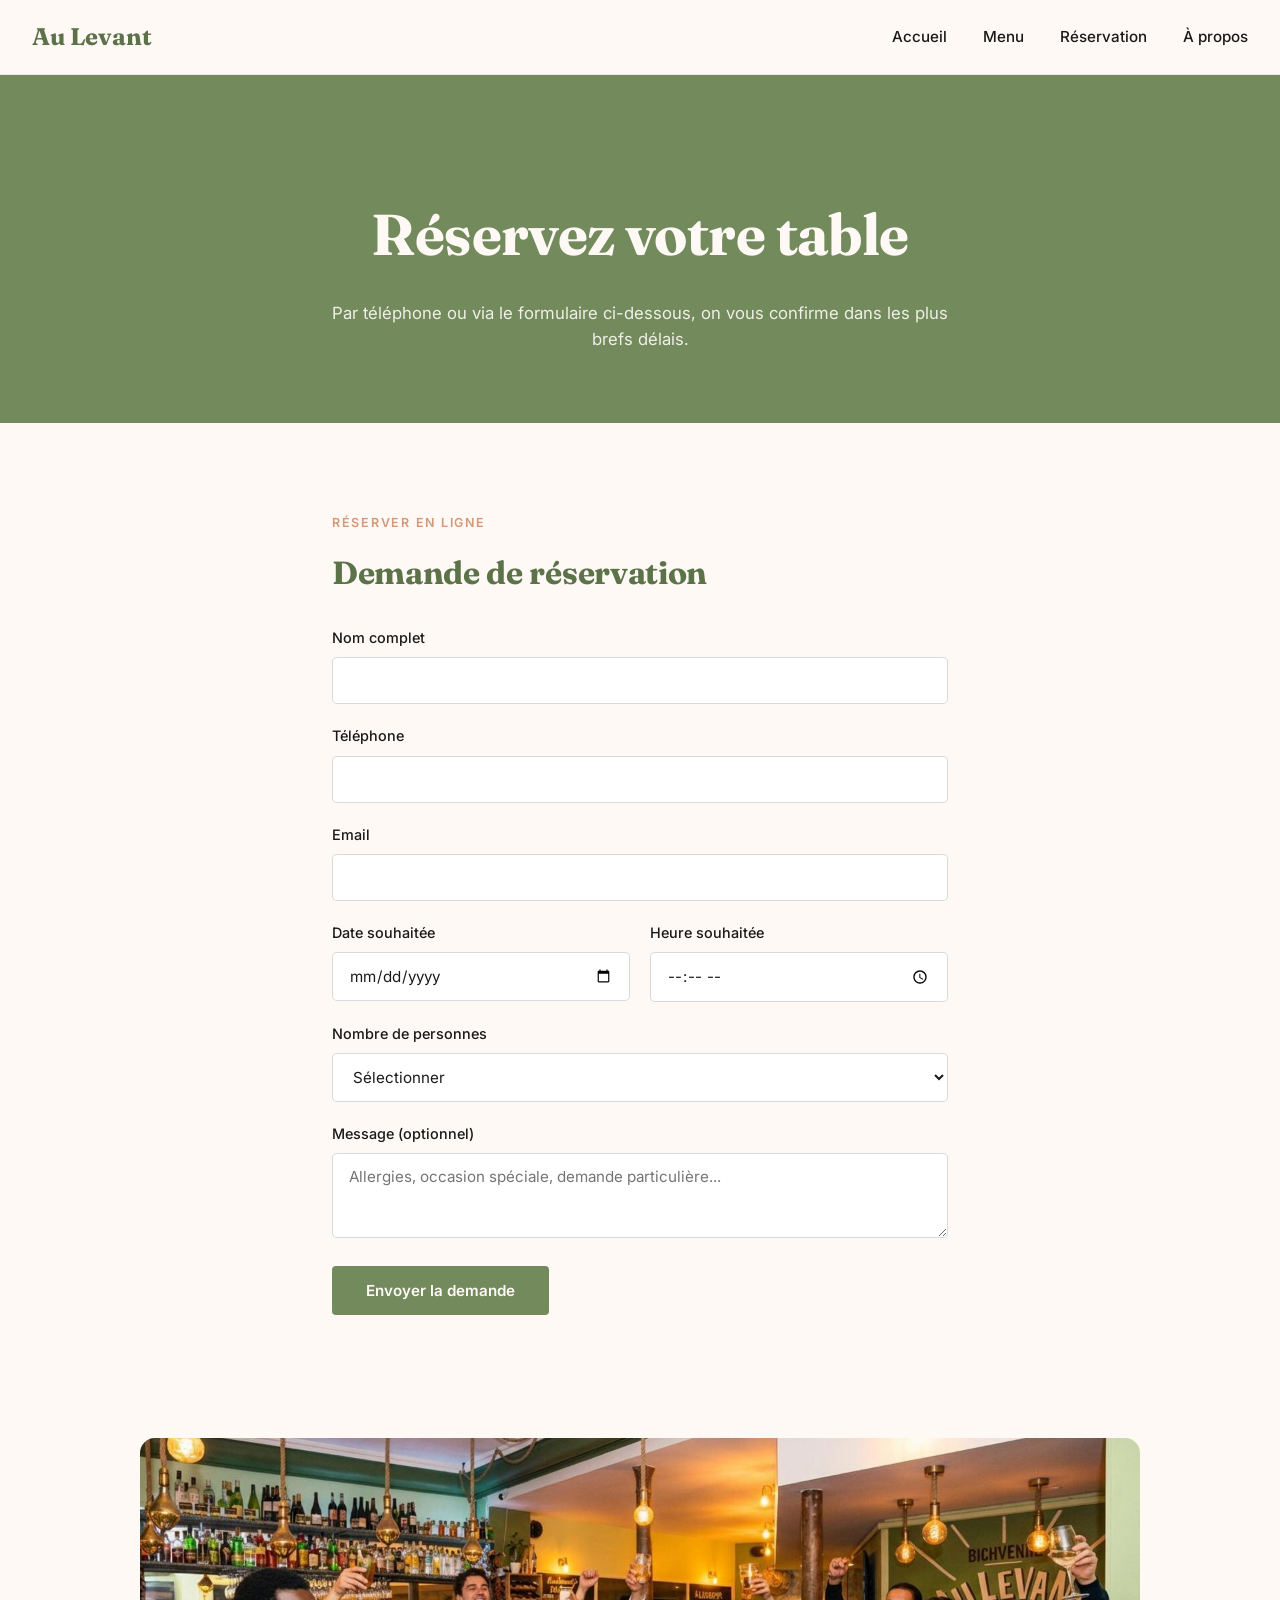
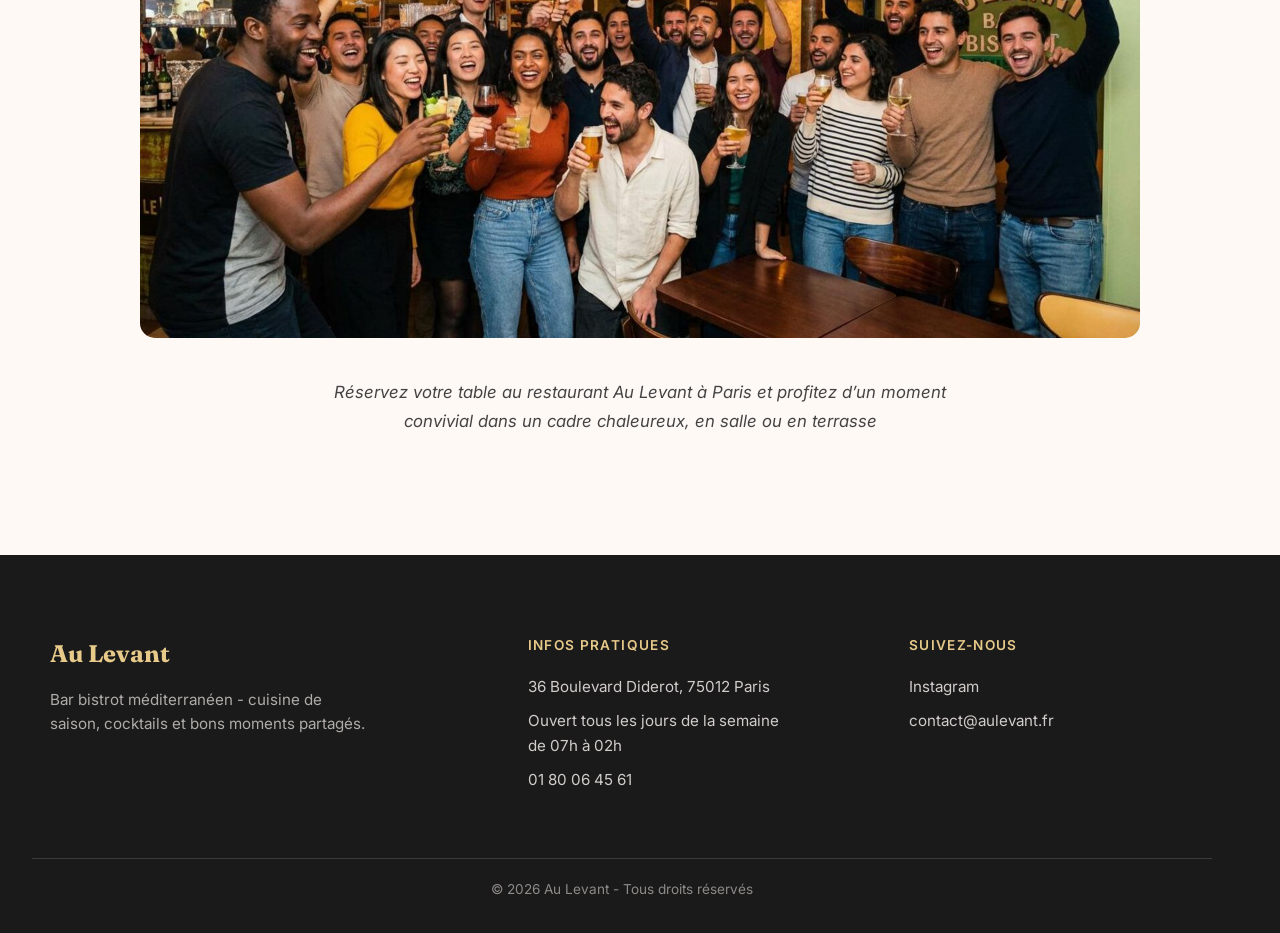
<file: Reservation.html>
<html lang="fr">
  <head>
    <meta charset="UTF-8" />
    <meta name="viewport" content="width=device-width, initial-scale=1.0" />
    <title>Réservation - Au Levant</title>
    <link rel="preconnect" href="https://fonts.googleapis.com" />
    <link rel="preconnect" href="https://fonts.gstatic.com" crossorigin />
    <link
      href="https://fonts.googleapis.com/css2?family=Fraunces:opsz,wght@9..144,600;9..144,700&family=Inter:wght@400;500;600&display=swap"
      rel="stylesheet"
    />
    <link rel="stylesheet" href="Style.css" />
  </head>
  <body>
    <header>
      <div class="header-inner">
        <a href="index.html" class="logo">Au Levant</a>
        <nav>
          <ul>
            <li><a href="index.html#accueil">Accueil</a></li>
            <li><a href="Menu.html">Menu</a></li>
            <li><a href="reservation.html">Réservation</a></li>
            <li><a href="apropos.html">À propos</a></li>
          </ul>
        </nav>
        <button class="nav-toggle" aria-label="Ouvrir le menu">
          <span></span><span></span><span></span>
        </button>
      </div>
    </header>

    <section class="reservation-hero">
      <div class="reservation-hero-content">
        <h1>Réservez votre table</h1>
        <p>
          Par téléphone ou via le formulaire ci-dessous, on vous confirme dans
          les plus brefs délais.
        </p>
      </div>
    </section>

    <section class="reservation-options">
      <div class="reservation-form-wrap">
        <span class="surtitre">Réserver en ligne</span>
        <h2>Demande de réservation</h2>

        <form
          id="reservation-form"
          action="https://api.web3forms.com/submit"
          method="POST"
        >
          <!-- Remplace YOUR_ACCESS_KEY_HERE par la clé Web3Forms -->
          <input
            type="hidden"
            name="access_key"
            value="85202c24-b1e5-41c1-b7aa-ff553644dcba"
          />
          <input
            type="hidden"
            name="subject"
            value="Nouvelle demande de réservation - Au Levant"
          />
          <input
            type="checkbox"
            name="botcheck"
            class="hidden-field"
            style="display: none"
          />

          <div class="form-row">
            <label for="nom">Nom complet</label>
            <input type="text" id="nom" name="nom" required />
          </div>

          <div class="form-row">
            <label for="telephone">Téléphone</label>
            <input type="tel" id="telephone" name="telephone" required />
          </div>

          <div class="form-row">
            <label for="email">Email</label>
            <input type="email" id="email" name="email" required />
          </div>

          <div class="form-row form-row-split">
            <div>
              <label for="date">Date souhaitée</label>
              <input type="date" id="date" name="date" required />
            </div>
            <div>
              <label for="heure">Heure souhaitée</label>
              <input type="time" id="heure" name="heure" required />
            </div>
          </div>

          <div class="form-row">
            <label for="personnes">Nombre de personnes</label>
            <select id="personnes" name="personnes" required>
              <option value="">Sélectionner</option>
              <option>1 personne</option>
              <option>2 personnes</option>
              <option>3 personnes</option>
              <option>4 personnes</option>
              <option>5 personnes</option>
              <option>6 personnes</option>
              <option>7 personnes ou plus (groupe)</option>
            </select>
          </div>

          <div class="form-row">
            <label for="message">Message (optionnel)</label>
            <textarea
              id="message"
              name="message"
              rows="3"
              placeholder="Allergies, occasion spéciale, demande particulière..."
            ></textarea>
          </div>

          <button type="submit" class="btn btn-primary form-submit">
            Envoyer la demande
          </button>

          <p id="form-result" class="form-result"></p>
        </form>
      </div>
    </section>

    <section class="reservation-image-section">
      <div class="reservation-image">
        <img
          src="Images/Photo de groupe réservation.jpg"
          alt="Ambiance conviviale du restaurant Au Levant"
        />
      </div>
      <div class="reservation-caption">
        <p>
          Réservez votre table au restaurant Au Levant à Paris et profitez d’un
          moment convivial dans un cadre chaleureux, en salle ou en terrasse
        </p>
      </div>
    </section>

    <footer id="contact">
      <div class="footer-inner">
        <div class="footer-brand">
          <div class="logo">Au Levant</div>
          <p>
            Bar bistrot méditerranéen - cuisine de saison, cocktails et bons
            moments partagés.
          </p>
        </div>
        <div class="footer-col">
          <h3>Infos pratiques</h3>
          <a
            href="https://www.bing.com/maps/directions?ty=0&v=2&sV=1&rtp=%7Epos.48.8460693359375_2.3769359588623047__Au%2520Levant_&mode=d&cp=48.846069%7E2.376936&lvl=16&style=r"
            target="_blank"
            rel="noopener"
            >36 Boulevard Diderot, 75012 Paris</a
          >
          <p>Ouvert tous les jours de la semaine<br />de 07h à 02h</p>
          <a href="tel:+33180064561">01 80 06 45 61</a>
        </div>
        <div class="footer-col">
          <h3>Suivez-nous</h3>
          <a
            href="https://www.instagram.com/aulevantcafe/"
            target="_blank"
            rel="noopener"
            >Instagram</a
          >
          <a href="mailto:contact@aulevant.fr">contact@aulevant.fr</a>
        </div>
      </div>
      <div class="footer-bottom">© 2026 Au Levant - Tous droits réservés</div>
    </footer>

    <script>
      const navToggle = document.querySelector(".nav-toggle");
      const navElement = document.querySelector("nav");

      navToggle.addEventListener("click", () => {
        navElement.classList.toggle("nav-open");
        navToggle.classList.toggle("is-active");
      });

      navElement.querySelectorAll("a").forEach((link) => {
        link.addEventListener("click", () => {
          navElement.classList.remove("nav-open");
          navToggle.classList.remove("is-active");
        });
      });

      // Envoi du formulaire de réservation à Web3Forms, avec message de confirmation sans rechargement de page
      const reservationForm = document.getElementById("reservation-form");
      const formResult = document.getElementById("form-result");

      reservationForm.addEventListener("submit", function (e) {
        e.preventDefault();
        formResult.textContent = "Envoi en cours...";
        formResult.className = "form-result form-result-pending";

        const formData = new FormData(reservationForm);
        const object = Object.fromEntries(formData);
        const json = JSON.stringify(object);

        fetch("https://api.web3forms.com/submit", {
          method: "POST",
          headers: {
            "Content-Type": "application/json",
            Accept: "application/json",
          },
          body: json,
        })
          .then(async (response) => {
            const result = await response.json();
            if (response.status === 200) {
              formResult.textContent =
                "Merci ! Votre demande a bien été envoyée, nous vous confirmerons rapidement.";
              formResult.className = "form-result form-result-success";
              reservationForm.reset();
            } else {
              formResult.textContent =
                "Une erreur est survenue. Merci de nous appeler directement au 01 80 06 45 61.";
              formResult.className = "form-result form-result-error";
            }
          })
          .catch(() => {
            formResult.textContent =
              "Une erreur est survenue. Merci de nous appeler directement au 01 80 06 45 61.";
            formResult.className = "form-result form-result-error";
          });
      });
    </script>
  </body>
</html>
</file>
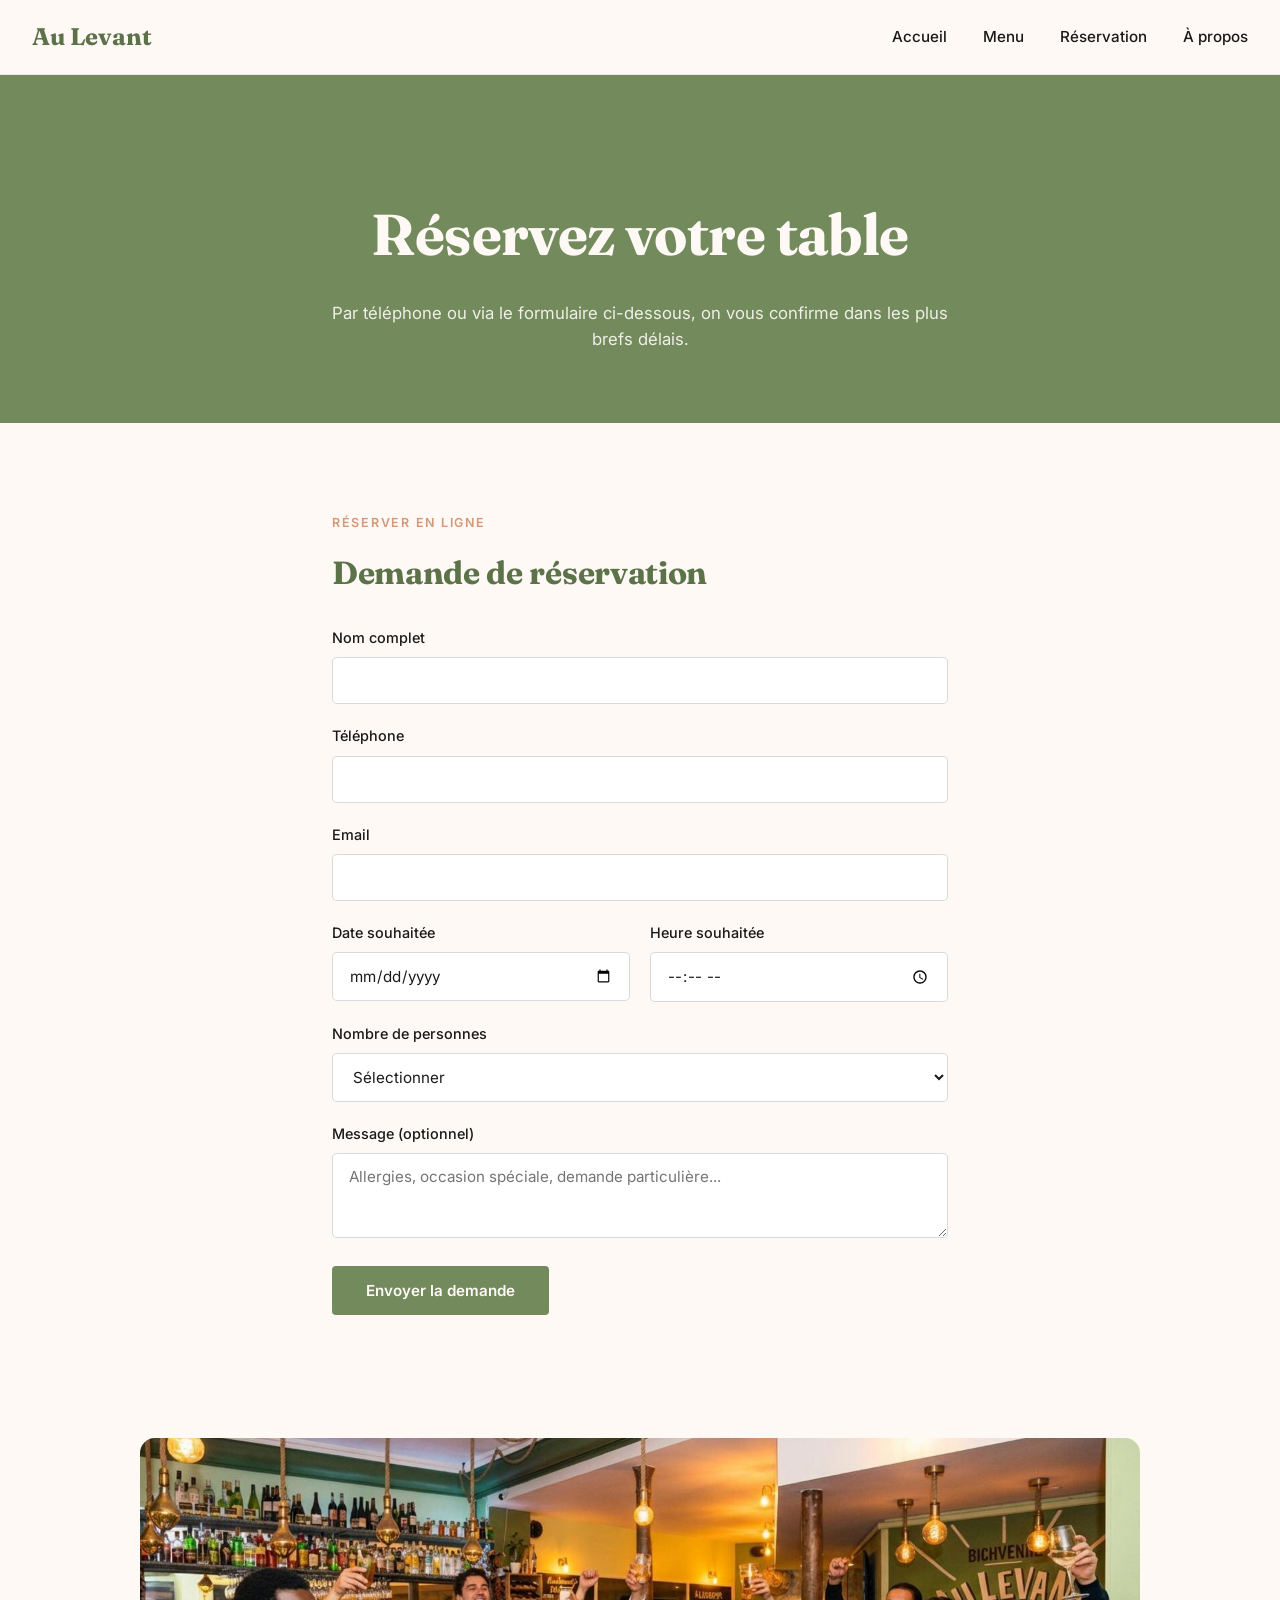
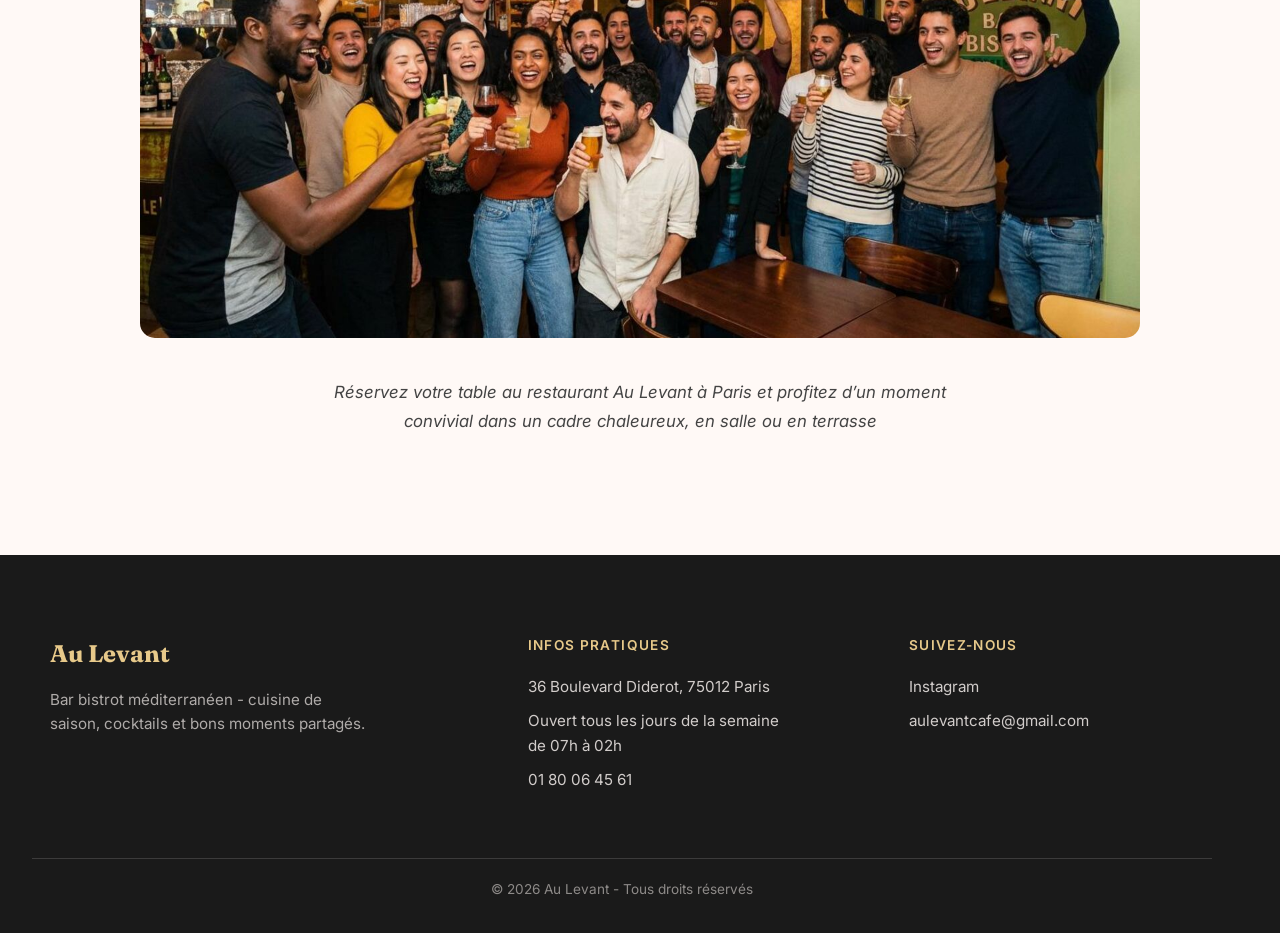
<file: reservation.html>
<html lang="fr">
  <head>
    <meta charset="UTF-8" />
    <meta name="viewport" content="width=device-width, initial-scale=1.0" />
    <title>Réservation - Au Levant</title>
    <link rel="preconnect" href="https://fonts.googleapis.com" />
    <link rel="preconnect" href="https://fonts.gstatic.com" crossorigin />
    <link
      href="https://fonts.googleapis.com/css2?family=Fraunces:opsz,wght@9..144,600;9..144,700&family=Inter:wght@400;500;600&display=swap"
      rel="stylesheet"
    />
    <link rel="stylesheet" href="style.css" />
  </head>
  <body>
    <header>
      <div class="header-inner">
        <a href="index.html" class="logo">Au Levant</a>
        <nav>
          <ul>
            <li><a href="index.html#accueil">Accueil</a></li>
            <li><a href="menu.html">Menu</a></li>
            <li><a href="reservation.html">Réservation</a></li>
            <li><a href="apropos.html">À propos</a></li>
          </ul>
        </nav>
        <button class="nav-toggle" aria-label="Ouvrir le menu">
          <span></span><span></span><span></span>
        </button>
      </div>
    </header>

    <section class="reservation-hero">
      <div class="reservation-hero-content">
        <h1>Réservez votre table</h1>
        <p>
          Par téléphone ou via le formulaire ci-dessous, on vous confirme dans
          les plus brefs délais.
        </p>
      </div>
    </section>

    <section class="reservation-options">
      <div class="reservation-form-wrap">
        <span class="surtitre">Réserver en ligne</span>
        <h2>Demande de réservation</h2>

        <form
          id="reservation-form"
          action="https://api.web3forms.com/submit"
          method="POST"
        >
          <!-- Remplace YOUR_ACCESS_KEY_HERE par la clé Web3Forms -->
          <input
            type="hidden"
            name="access_key"
            value="85202c24-b1e5-41c1-b7aa-ff553644dcba"
          />
          <input
            type="hidden"
            name="subject"
            value="Nouvelle demande de réservation - Au Levant"
          />
          <input
            type="checkbox"
            name="botcheck"
            class="hidden-field"
            style="display: none"
          />

          <div class="form-row">
            <label for="nom">Nom complet</label>
            <input type="text" id="nom" name="nom" required />
          </div>

          <div class="form-row">
            <label for="telephone">Téléphone</label>
            <input type="tel" id="telephone" name="telephone" required />
          </div>

          <div class="form-row">
            <label for="email">Email</label>
            <input type="email" id="email" name="email" required />
          </div>

          <div class="form-row form-row-split">
            <div>
              <label for="date">Date souhaitée</label>
              <input type="date" id="date" name="date" required />
            </div>
            <div>
              <label for="heure">Heure souhaitée</label>
              <input type="time" id="heure" name="heure" required />
            </div>
          </div>

          <div class="form-row">
            <label for="personnes">Nombre de personnes</label>
            <select id="personnes" name="personnes" required>
              <option value="">Sélectionner</option>
              <option>1 personne</option>
              <option>2 personnes</option>
              <option>3 personnes</option>
              <option>4 personnes</option>
              <option>5 personnes</option>
              <option>6 personnes</option>
              <option>7 personnes ou plus (groupe)</option>
            </select>
          </div>

          <div class="form-row">
            <label for="message">Message (optionnel)</label>
            <textarea
              id="message"
              name="message"
              rows="3"
              placeholder="Allergies, occasion spéciale, demande particulière..."
            ></textarea>
          </div>

          <button type="submit" class="btn btn-primary form-submit">
            Envoyer la demande
          </button>

          <p id="form-result" class="form-result"></p>
        </form>
      </div>
    </section>

    <section class="reservation-image-section">
      <div class="reservation-image">
        <img
          src="Images/Photo de groupe réservation.jpg"
          alt="Ambiance conviviale du restaurant Au Levant"
        />
      </div>
      <div class="reservation-caption">
        <p>
          Réservez votre table au restaurant Au Levant à Paris et profitez d’un
          moment convivial dans un cadre chaleureux, en salle ou en terrasse
        </p>
      </div>
    </section>

    <footer id="contact">
      <div class="footer-inner">
        <div class="footer-brand">
          <div class="logo">Au Levant</div>
          <p>
            Bar bistrot méditerranéen - cuisine de saison, cocktails et bons
            moments partagés.
          </p>
        </div>
        <div class="footer-col">
          <h3>Infos pratiques</h3>
          <a
            href="https://www.bing.com/maps/directions?ty=0&v=2&sV=1&rtp=%7Epos.48.8460693359375_2.3769359588623047__Au%2520Levant_&mode=d&cp=48.846069%7E2.376936&lvl=16&style=r"
            target="_blank"
            rel="noopener"
            >36 Boulevard Diderot, 75012 Paris</a
          >
          <p>Ouvert tous les jours de la semaine<br />de 07h à 02h</p>
          <a href="tel:+33180064561">01 80 06 45 61</a>
        </div>
        <div class="footer-col">
          <h3>Suivez-nous</h3>
          <a
            href="https://www.instagram.com/aulevantcafe/"
            target="_blank"
            rel="noopener"
            >Instagram</a
          >
          <a href="mailto:aulevantcafe@gmail.com">aulevantcafe@gmail.com</a>
        </div>
      </div>
      <div class="footer-bottom">© 2026 Au Levant - Tous droits réservés</div>
    </footer>

    <script>
      const navToggle = document.querySelector(".nav-toggle");
      const navElement = document.querySelector("nav");

      navToggle.addEventListener("click", () => {
        navElement.classList.toggle("nav-open");
        navToggle.classList.toggle("is-active");
      });

      navElement.querySelectorAll("a").forEach((link) => {
        link.addEventListener("click", () => {
          navElement.classList.remove("nav-open");
          navToggle.classList.remove("is-active");
        });
      });

      // Envoi du formulaire de réservation à Web3Forms, avec message de confirmation sans rechargement de page
      const reservationForm = document.getElementById("reservation-form");
      const formResult = document.getElementById("form-result");

      reservationForm.addEventListener("submit", function (e) {
        e.preventDefault();
        formResult.textContent = "Envoi en cours...";
        formResult.className = "form-result form-result-pending";

        const formData = new FormData(reservationForm);
        const object = Object.fromEntries(formData);
        const json = JSON.stringify(object);

        fetch("https://api.web3forms.com/submit", {
          method: "POST",
          headers: {
            "Content-Type": "application/json",
            Accept: "application/json",
          },
          body: json,
        })
          .then(async (response) => {
            const result = await response.json();
            if (response.status === 200) {
              formResult.textContent =
                "Merci ! Votre demande a bien été envoyée, nous vous confirmerons rapidement.";
              formResult.className = "form-result form-result-success";
              reservationForm.reset();
            } else {
              formResult.textContent =
                "Une erreur est survenue. Merci de nous appeler directement au 01 80 06 45 61.";
              formResult.className = "form-result form-result-error";
            }
          })
          .catch(() => {
            formResult.textContent =
              "Une erreur est survenue. Merci de nous appeler directement au 01 80 06 45 61.";
            formResult.className = "form-result form-result-error";
          });
      });
    </script>
  </body>
</html>
</file>
<file: style.css>
:root {
  --blanc-rose: #FFF9F6;
  --vert-sauge: #728a5c;
  --vert-sauge-fonce: #5c7249;
  --orange-grise: #d59876;
  --noir: #1a1a1a;
  --jaune-sable: #E7C98A;
}

* { margin: 0; padding: 0; box-sizing: border-box; }

html { scroll-behavior: smooth; }

body {
  font-family: 'Inter', sans-serif;
  color: var(--noir);
  background: var(--blanc-rose);
  line-height: 1.6;
}

h1, h2, h3, .titre-accent {
  font-family: 'Fraunces', serif;
  font-weight: 700;
  letter-spacing: -0.01em;
}

a { text-decoration: none; color: inherit; }

img { display: block; max-width: 100%; }

/* ===== HEADER ===== */
header {
  position: sticky;
  top: 0;
  z-index: 100;
  background: var(--blanc-rose);
  border-bottom: 1px solid rgba(0,0,0,0.08);
}

.header-inner {
  max-width: 1400px;
  margin: 0 auto;
  padding: 18px 32px;
  display: flex;
  flex-wrap: nowrap;
  justify-content: space-between;
  align-items: center;
}

.logo {
  font-family: 'Fraunces', serif;
  font-weight: 700;
  font-size: 1.5rem;
  color: var(--vert-sauge-fonce);
  flex-shrink: 0;
}

nav ul {
  list-style: none;
  display: flex;
  flex-wrap: nowrap;
  gap: 36px;
}

nav a {
  font-size: 0.95rem;
  font-weight: 500;
  position: relative;
  padding-bottom: 4px;
}

nav a::after {
  content: '';
  position: absolute;
  left: 0;
  bottom: 0;
  width: 0;
  height: 2px;
  background: var(--orange-grise);
  transition: width 0.25s ease;
}

nav a:hover::after { width: 100%; }
 
.nav-toggle {
  display: none;
  flex-direction: column;
  gap: 5px;
  background: none;
  border: none;
  cursor: pointer;
  padding: 8px;
}

.nav-toggle span {
  width: 24px;
  height: 2px;
  background: var(--noir);
}

/* ===== HERO ===== */
.hero {
  position: relative;
  min-height: 88vh;
  display: flex;
  align-items: center;
  justify-content: center;
  text-align: center;
  overflow: hidden;
  background: linear-gradient(180deg, rgba(26,26,26,0.45), rgba(26,26,26,0.55)),
              url('Images/Assiète\ hero.jpg') center/cover;
}

.hero-content {
  position: relative;
  color: var(--blanc-rose);
  padding: 0 24px;
  max-width: 720px;
}

.hero-eyebrow {
  font-family: 'Inter', sans-serif;
  text-transform: uppercase;
  letter-spacing: 0.18em;
  font-size: 0.78rem;
  color: var(--jaune-sable);
  margin-bottom: 18px;
  display: block;
}

.hero h1 {
  font-size: clamp(2.8rem, 7vw, 5.2rem);
  line-height: 1.02;
  margin-bottom: 22px;
}
 
.hero p {
  font-size: 1.15rem;
  color: rgba(255,249,246,0.92);
  margin-bottom: 36px;
}

.hero-buttons {
  display: flex;
  gap: 18px;
  justify-content: center;
  flex-wrap: wrap;
}
 
.btn {
  display: inline-block;
  padding: 15px 34px;
  border-radius: 4px;
  font-family: 'Inter', sans-serif;
  font-weight: 600;
  font-size: 0.95rem;
  transition: transform 0.2s ease, box-shadow 0.2s ease;
}
 
.btn-primary {
  background: var(--vert-sauge);
  color: var(--blanc-rose);
}
 
.btn-secondary {
  background: transparent;
  color: var(--blanc-rose);
  border: 1.5px solid rgba(255,249,246,0.7);
}
 
.btn:hover {
  transform: translateY(-2px);
  box-shadow: 0 8px 20px rgba(0,0,0,0.2);
}
 
/* ===== PRESENTATION ===== */
.presentation {
  max-width: 1180px;
  margin: 0 auto;
  padding: 110px 32px;
  display: grid;
  grid-template-columns: 1fr 1fr;
  gap: 80px;
  align-items: center;
}
 
.presentation-text .surtitre {
  color: var(--orange-grise);
  font-weight: 600;
  text-transform: uppercase;
  letter-spacing: 0.14em;
  font-size: 0.78rem;
  margin-bottom: 16px;
  display: block;
}
 
.presentation-text h2 {
  font-size: 2.4rem;
  margin-bottom: 24px;
  color: var(--vert-sauge-fonce);
}
 
.presentation-text p {
  font-size: 1.05rem;
  color: #444;
  margin-bottom: 18px;
  text-align: justify;
}
 
.presentation-img {
  border-radius: 6px;
  overflow: hidden;
  aspect-ratio: 4/5;
}
 
.presentation-img img {
  width: 100%;
  height: 100%;
  object-fit: cover;
}
 
/* ===== GALERIE ===== */
.galerie {
  background: var(--vert-sauge);
  padding: 110px 32px;
}
 
.galerie-header {
  max-width: 1180px;
  margin: 0 auto 56px;
  text-align: center;
  color: var(--blanc-rose);
}
 
.galerie-header .surtitre {
  color: var(--jaune-sable);
  font-weight: 600;
  text-transform: uppercase;
  letter-spacing: 0.14em;
  font-size: 0.78rem;
  margin-bottom: 16px;
  display: block;
}
 
.galerie-header h2 { font-size: 2.4rem; }
 
.galerie-grid {
  max-width: 1180px;
  margin: 0 auto;
  display: grid;
  grid-template-columns: repeat(3, 1fr);
  gap: 20px;
}
 
.galerie-grid figure {
  border-radius: 6px;
  overflow: hidden;
  aspect-ratio: 1/1;
  background: rgba(255,249,246,0.15);
}
 
.galerie-grid img {
  width: 100%;
  height: 100%;
  object-fit: cover;
  transition: transform 0.4s ease;
}
 
.galerie-grid figure:hover img { transform: scale(1.06); }
 
/* ===== FOOTER ===== */
footer {
  background: var(--noir);
  color: var(--blanc-rose);
  padding: 80px 32px 32px;
}
 
.footer-inner {
  max-width: 1180px;
  margin: 0 auto;
  display: grid;
  grid-template-columns: 1.3fr 1fr 1fr;
  gap: 60px;
  padding-bottom: 56px;
}
 
.footer-brand .logo { color: var(--jaune-sable); margin-bottom: 14px; }
 
.footer-brand p {
  color: rgba(255,249,246,0.65);
  font-size: 0.95rem;
  max-width: 320px;
}
 
.footer-col h3 {
  font-family: 'Inter', sans-serif;
  font-weight: 600;
  font-size: 0.85rem;
  text-transform: uppercase;
  letter-spacing: 0.1em;
  color: var(--jaune-sable);
  margin-bottom: 18px;
}
 
.footer-col p, .footer-col a {
  color: rgba(255,249,246,0.8);
  font-size: 0.95rem;
  display: block;
  margin-bottom: 10px;
}
 
.footer-col a:hover { color: var(--jaune-sable); }
 
.footer-social {
  display: flex;
  gap: 14px;
  margin-top: 14px;
}
 
.footer-social a {
  width: 38px;
  height: 38px;
  border-radius: 50%;
  border: 1px solid rgba(255,249,246,0.3);
  display: flex;
  align-items: center;
  justify-content: center;
  font-size: 0.85rem;
}

.footer-bottom {
  max-width: 1180px;
  margin: 0;
  border-top: 1px solid rgba(255,249,246,0.15);
  padding-top: 20px;
  font-size: 0.85rem;
  color: rgba(255,249,246,0.5);
  text-align: center;
}
 
 
/* ===== RESPONSIVE ===== */
@media (max-width: 860px) {
  nav ul { display: none; }
  .nav-toggle { display: flex; }
  .presentation { grid-template-columns: 1fr; gap: 40px; padding: 70px 24px; }
  .galerie { padding: 70px 24px; }
  .galerie-grid { grid-template-columns: repeat(2, 1fr); }
  .footer-inner { grid-template-columns: 1fr; gap: 40px; }
  .hero h1 { font-size: clamp(2.2rem, 9vw, 3.2rem); }

  /* Menu mobile déroulant, activé par JavaScript via la classe .nav-open */
  nav.nav-open ul {
    display: flex;
    flex-direction: column;
    position: absolute;
    top: 100%;
    left: 0;
    right: 0;
    background: var(--blanc-rose);
    padding: 24px 32px;
    gap: 22px;
    border-bottom: 1px solid rgba(0,0,0,0.08);
    box-shadow: 0 12px 24px rgba(0,0,0,0.08);
  }
 
  header { position: sticky; }
 
  .header-inner { position: relative; }
 
  /* Transforme le hamburger en croix quand le menu est ouvert */
  .nav-toggle.is-active span:nth-child(1) {
    transform: translateY(7px) rotate(45deg);
  }
  .nav-toggle.is-active span:nth-child(2) {
    opacity: 0;
  }
  .nav-toggle.is-active span:nth-child(3) {
    transform: translateY(-7px) rotate(-45deg);
  }
 
  .nav-toggle span {
    transition: transform 0.25s ease, opacity 0.25s ease;
  }
}
 
@media (max-width: 480px) {
  .galerie-grid { grid-template-columns: 1fr 1fr; gap: 12px; }
  .hero-buttons { flex-direction: column; width: 100%; }
  .btn { width: 100%; text-align: center; }
}
 
/* Accessibilité : focus visible */
a:focus-visible, button:focus-visible {
  outline: 2px solid var(--orange-grise);
  outline-offset: 3px;
}
 
@media (prefers-reduced-motion: reduce) {
  * { transition: none !important; }
}

/* ===== PAGE RESERVATION ===== */
.reservation-hero {
  background: var(--vert-sauge);
  padding: 100px 32px 70px;
  text-align: center;
  color: var(--blanc-rose);
}
 
.reservation-hero-content {
  max-width: 640px;
  margin: 0 auto;
}
 
.reservation-hero-content .hero-eyebrow {
  color: var(--jaune-sable);
}
 
.reservation-hero-content h1 {
  font-size: clamp(2.4rem, 6vw, 3.6rem);
  margin: 14px 0 18px;
}
 
.reservation-hero-content p {
  font-size: 1.05rem;
  color: rgba(255,249,246,0.9);
}
 
.reservation-options {
  max-width: 680px;
  margin: 0 auto;
  padding: 90px 32px;
}
 
.reservation-form-wrap .surtitre {
  color: var(--orange-grise);
  font-weight: 600;
  text-transform: uppercase;
  letter-spacing: 0.14em;
  font-size: 0.78rem;
  margin-bottom: 14px;
  display: block;
}
 
.reservation-form-wrap h2 {
  font-size: 2rem;
  margin-bottom: 28px;
  color: var(--vert-sauge-fonce);
}
 
.form-row {
  margin-bottom: 20px;
}
 
.form-row-split {
  display: grid;
  grid-template-columns: 1fr 1fr;
  gap: 20px;
}
 
.form-row label {
  display: block;
  font-size: 0.9rem;
  font-weight: 500;
  margin-bottom: 8px;
  color: var(--noir);
}
 
.form-row input,
.form-row select,
.form-row textarea {
  width: 100%;
  padding: 13px 16px;
  border: 1px solid rgba(0,0,0,0.15);
  border-radius: 5px;
  font-family: 'Inter', sans-serif;
  font-size: 0.95rem;
  background: white;
  color: var(--noir);
}
 
.form-row input:focus,
.form-row select:focus,
.form-row textarea:focus {
  outline: none;
  border-color: var(--vert-sauge);
}
 
.hidden-field { display: none; }
 
.form-submit {
  border: none;
  cursor: pointer;
  margin-top: 8px;
}
 
.form-result {
  margin-top: 16px;
  font-size: 0.92rem;
  min-height: 1.2em;
}
 
.form-result-pending { color: #777; }
.form-result-success { color: var(--vert-sauge-fonce); font-weight: 500; }
.form-result-error { color: #b04a3a; font-weight: 500; }

.reservation-image-section {
  padding: 0px 20px 80px;
}

.reservation-image {
  width: 85%;
  max-width: 1000px;
  margin: 0 auto;
  overflow: hidden;
  border-radius: 15px;
}

.reservation-image img {
  width: 100%;
  height: auto;
  display: block;
}

.reservation-caption {
  text-align: center;
  max-width: 680px;
  margin: 0 auto;
  padding: 40px 32px;
  font-size: 1.05rem;
  color: #444;
  line-height: 1.7;
  font-style: italic;
}
 
@media (max-width: 860px) {
  .reservation-options {
    padding: 60px 24px;
  }
  .form-row-split {
    grid-template-columns: 1fr;
    gap: 0;
  }
}
 
/* ===== PAGE A PROPOS ===== */
.apropos-hero {
  background: var(--vert-sauge);
  padding: 100px 32px 70px;
  text-align: center;
  color: var(--blanc-rose);
}
 
.apropos-hero-content {
  max-width: 780px;
  margin: 0 auto;
}
 
.apropos-hero-content .hero-eyebrow {
  color: var(--jaune-sable);
}
 
.apropos-hero-content h1 {
  font-size: clamp(2.2rem, 5.5vw, 3.4rem);
  margin-top: 14px;
  line-height: 1.15;
}
 
.apropos-bloc {
  max-width: 1400px;
  margin: 0 auto;
  padding: 90px 32px;
  display: grid;
  grid-template-columns: 1fr 1fr;
  gap: 70px;
  align-items: center;
}
 
.apropos-bloc-inverse .apropos-img {
  order: 2;
}
 
.apropos-bloc-inverse .apropos-text {
  order: 1;
}
 
.apropos-img {
  border-radius: 8px;
  overflow: hidden;
  aspect-ratio: 4/3;
}
 
.apropos-img img {
  width: 100%;
  height: 100%;
  object-fit: cover;
}
 
.apropos-text .surtitre {
  color: var(--orange-grise);
  font-weight: 600;
  text-transform: uppercase;
  letter-spacing: 0.14em;
  font-size: 0.78rem;
  margin-bottom: 14px;
  display: block;
}
 
.apropos-text h2 {
  font-size: 2.1rem;
  margin-bottom: 22px;
  color: var(--vert-sauge-fonce);
}
 
.apropos-text p {
  font-size: 1.02rem;
  color: #444;
  margin-bottom: 16px;
  text-align: justify;
  max-width: 15cm;
}
 
.apropos-valeurs {
  background: var(--jaune-sable);
  padding: 100px 32px;
}
 
.apropos-valeurs-header {
  max-width: 1400px;
  margin: 0 auto 50px;
  text-align: center;
}
 
.apropos-valeurs-header .surtitre {
  color: var(--vert-sauge-fonce);
  font-weight: 600;
  text-transform: uppercase;
  letter-spacing: 0.14em;
  font-size: 0.78rem;
  margin-bottom: 14px;
  display: block;
}
 
.apropos-valeurs-header h2 {
  font-size: 2.2rem;
  color: var(--noir);
}
 
.apropos-valeurs-grid {
  max-width: 1100px;
  margin: 0 auto;
  display: grid;
  grid-template-columns: repeat(3, 1fr);
  gap: 32px;
}
 
.valeur-card {
  background: var(--blanc-rose);
  border-radius: 8px;
  padding: 36px 28px;
  text-align: center;
}
 
.valeur-card h3 {
  font-size: 1.25rem;
  margin-bottom: 12px;
  color: var(--vert-sauge-fonce);
}
 
.valeur-card p {
  color: #555;
  font-size: 0.95rem;
}
 
.apropos-cta {
  max-width: 680px;
  margin: 0 auto;
  padding: 100px 32px;
  text-align: center;
}
 
.apropos-cta h2 {
  font-size: 2.2rem;
  color: var(--vert-sauge-fonce);
  margin-bottom: 16px;
}
 
.apropos-cta p {
  color: #555;
  font-size: 1.05rem;
  margin-bottom: 32px;
}
 
@media (max-width: 860px) {
  .apropos-bloc {
    grid-template-columns: 1fr;
    gap: 32px;
    padding: 60px 24px;
  }
  .apropos-bloc-inverse .apropos-img,
  .apropos-bloc-inverse .apropos-text {
    order: initial;
  }
  .apropos-valeurs { padding: 70px 24px; }
  .apropos-valeurs-grid { grid-template-columns: 1fr; gap: 20px; }
  .apropos-cta { padding: 70px 24px; }
}

/* ===== PAGE MENU ===== */
.menu-hero {
  background: linear-gradient(180deg, rgba(26,26,26,0.5), rgba(26,26,26,0.6)),
              url('Images/Assiète\ d\'escargots\ 2.jpg') center/cover;
  padding: 120px 32px 80px;
  text-align: center;
  color: var(--blanc-rose);
  min-height: 40vh;
  display: flex;
  align-items: center;
  justify-content: center;
}
 
.menu-hero-content {
  max-width: 640px;
}
 
.menu-hero-content .hero-eyebrow { color: var(--jaune-sable); }
 
.menu-hero-content h1 {
  font-size: clamp(2.4rem, 6vw, 4rem);
  margin: 14px 0 18px;
}
 
.menu-hero-content p {
  font-size: 1.05rem;
  color: rgba(255,249,246,0.9);
}
 
/* Navigation sections */
.menu-nav {
  position: sticky;
  top: 57px;
  z-index: 90;
  background: var(--blanc-rose);
  border-bottom: 1px solid rgba(0,0,0,0.08);
}
 
.menu-nav-inner {
  max-width: 1400px;
  margin: 0 auto;
  padding: 0 32px;
  display: flex;
  gap: 0;
  overflow-x: auto;
  scrollbar-width: none;
}
 
.menu-nav-inner::-webkit-scrollbar { display: none; }
 
.menu-nav-link {
  padding: 18px 24px;
  font-size: 0.9rem;
  font-weight: 500;
  white-space: nowrap;
  border-bottom: 2px solid transparent;
  transition: color 0.2s, border-color 0.2s;
}
 
.menu-nav-link:hover { color: var(--vert-sauge); }
.menu-nav-link.active {
  color: var(--vert-sauge-fonce);
  border-bottom-color: var(--vert-sauge);
}
 
/* Sections menu */
.menu-section { padding: 80px 0; }
.menu-section-alt { background: #f7f4ef; }
 
.menu-section-inner {
  max-width: 860px;
  margin: 0 auto;
  padding: 0 32px;
}
 
.menu-section-header {
  text-align: center;
  margin-bottom: 48px;
}
 
.menu-section-header .surtitre {
  color: var(--orange-grise);
  font-weight: 600;
  text-transform: uppercase;
  letter-spacing: 0.14em;
  font-size: 0.78rem;
  margin-bottom: 12px;
  display: block;
}
 
.menu-section-header h2 {
  font-size: 2.2rem;
  color: var(--vert-sauge-fonce);
}
 
/* Photo banner */
.menu-photo-banner {
  border-radius: 8px;
  overflow: hidden;
  aspect-ratio: 21/6;
  margin-bottom: 48px;
}
 
.menu-photo-banner img {
  width: 100%;
  height: 100%;
  object-fit: cover;
}
 
/* Formules */
.menu-grid-formules {
  display: grid;
  grid-template-columns: repeat(2, 1fr);
  gap: 24px;
}
 
.formule-card {
  background: white;
  border-radius: 8px;
  padding: 28px 24px;
  border: 1px solid rgba(0,0,0,0.07);
  text-align: center;
}
 
.formule-card h3 {
  font-size: 1.15rem;
  color: var(--vert-sauge-fonce);
  margin-bottom: 10px;
}
 
.formule-card ul {
  list-style: none;
  margin-bottom: 12px;
}
 
.formule-card ul li {
  font-size: 0.92rem;
  color: #555;
  padding: 3px 0;
}
 
.formule-card ul li::before {
  content: "- ";
  color: var(--orange-grise);
}
 
.formule-card p { font-size: 0.92rem; color: #555; }
 
.formule-prix {
  font-family: 'Fraunces', serif;
  font-size: 1.4rem !important;
  color: var(--vert-sauge-fonce) !important;
  margin-top: 14px !important;
}
 
.formule-desc {
  font-size: 0.82rem !important;
  color: var(--orange-grise) !important;
  font-weight: 600;
  text-transform: uppercase;
  letter-spacing: 0.08em;
  margin-bottom: 8px !important;
  margin-top: 15px !important;
}

.formule-link {
  display: inline-block;
  margin-top: 60px;
  padding: 8px 14px;
  background: var(--jaune-sable);
  color: var(--noir);
  border-radius: 5px;
  font-size: 0.85rem;
  font-weight: 600;
  border: 1px solid rgba(0,0,0,0.1);
}

#formules {
  text-align: center;
}
 
.formule-tag {
  font-family: 'Inter', sans-serif;
  font-size: 0.72rem;
  font-weight: 600;
  background: var(--jaune-sable);
  color: var(--noir);
  padding: 2px 8px;
  border-radius: 20px;
  vertical-align: middle;
}
 
/* Accordéons */
.accordeons { display: flex; flex-direction: column; gap: 2px; }
 
.accordeon {
  border-radius: 6px;
  overflow: hidden;
  border: 1px solid rgba(0,0,0,0.08);
}
 
.accordeon-btn {
  width: 100%;
  display: flex;
  justify-content: space-between;
  align-items: center;
  padding: 18px 22px;
  background: white;
  border: none;
  cursor: pointer;
  font-family: 'Fraunces', serif;
  font-size: 1.05rem;
  font-weight: 600;
  color: var(--vert-sauge-fonce);
  text-align: left;
  transition: background 0.2s;
}
 
.accordeon-btn:hover { background: #faf8f4; }
.accordeon-btn[aria-expanded="true"] { background: var(--vert-sauge); color: var(--blanc-rose); }
 
.accordeon-icon {
  font-size: 1.3rem;
  font-family: 'Inter', sans-serif;
  font-weight: 400;
  line-height: 1;
  transition: transform 0.2s;
}
 
.accordeon-content {
  padding: 24px 22px;
  background: white;
}
 
/* Liste plats */
.plat-list { display: flex; flex-direction: column; gap: 0; }
 
.plat {
  display: flex;
  justify-content: space-between;
  align-items: baseline;
  gap: 16px;
  padding: 10px 0;
  border-bottom: 1px dashed rgba(0,0,0,0.08);
}
 
.plat:last-child { border-bottom: none; }
 
.plat-nom {
  font-size: 0.95rem;
  color: var(--noir);
  flex: 1;
}
 
.plat-sous {
  display: block;
  font-size: 0.82rem;
  color: #888;
  font-weight: 400;
  margin-top: 2px;
}

.sous-plat {
  padding-left: 20px;
}

.sous-plat .plat-nom::before {
  content: "- ";
  color: var(--orange-grise);
}

.sous-plat .plat-nom {
  font-size: 0.82rem; 
  font-weight: 400;
}

.plat-quantite {
  font-size: 0.82rem;
  color: #888;
  font-weight: 400;
  display: inline;
  margin-left: 4px;
}
 
.plat-prix {
  font-size: 0.95rem;
  font-weight: 600;
  color: var(--vert-sauge-fonce);
  white-space: nowrap;
}
 
.plat-desc { justify-content: flex-start; }
 
.menu-sous-titre {
  font-family: 'Fraunces', serif;
  font-size: 1rem;
  font-weight: 600;
  color: var(--orange-grise);
  margin: 22px 0 10px;
}
 
.menu-sous-titre .plat-sous { display: inline; margin-left: 6px; }

/* ===== BREAKFAST CENTRÉ ===== */

.breakfast-section .breakfast-item {
  flex-direction: column;
  justify-content: center;
  align-items: center;
  text-align: center;
  gap: 15px;
}

.breakfast-section .plat-nom {
  line-height: 2;
}

.breakfast-section .plat-prix {
  margin-top: 5px;
}
 
/* Happy Hours */
.happy-hours {
  background: var(--vert-sauge);
  padding: 80px 32px;
  color: var(--blanc-rose);
}
 
.happy-hours-inner {
  max-width: 860px;
  margin: 0 auto;
}
 
.happy-hours .surtitre { color: var(--jaune-sable); font-weight: 600; text-transform: uppercase; letter-spacing: 0.14em; font-size: 0.78rem; margin-bottom: 12px; display: block; }
 
.happy-hours h2 { font-size: 2.2rem; margin-bottom: 40px; }
 
.happy-grid {
  display: grid;
  grid-template-columns: 1fr 1fr;
  gap: 24px;
}
 
.happy-card {
  background: rgba(255,249,246,0.12);
  border-radius: 8px;
  padding: 28px 24px;
}
 
.happy-card h3 {
  font-size: 1.1rem;
  margin-bottom: 18px;
  color: var(--jaune-sable);
}
 
.happy-card .plat { border-bottom-color: rgba(255,249,246,0.15); }
.happy-card .plat-nom { color: var(--blanc-rose); }
.happy-card .plat-prix { color: var(--jaune-sable); }
 
/* Mention légale */
.mention-legale {
  text-align: center;
  font-size: 0.8rem;
  color: #999;
  padding: 20px 32px;
  background: var(--blanc-rose);
}
 
@media (max-width: 860px) {
  .menu-grid-formules { grid-template-columns: 1fr; }
  .happy-grid { grid-template-columns: 1fr; }
  .menu-section { padding: 60px 0; }
  .menu-section-inner { padding: 0 20px; }
  .menu-nav-link { padding: 16px 16px; font-size: 0.85rem; }
  .menu-photo-banner { aspect-ratio: 16/6; }
}

/* Nouvelle règle pour l'ordre mobile des formules */
@media (max-width: 860px) {
  #formules .menu-section-inner {
    display: flex;
    flex-direction: column;
  }

  #formules .menu-grid-formules {
    display: contents;
  }

  #formules .formule-card:first-child {
    order: 1;
  }

  #formules .formule-link {
    order: 2;
    align-self: center;
    margin-top: 30px;
  }

  #formules .formule-card:nth-child(2) {
    order: 3;
    margin-top: 30px;
  }
}

/* Accessibilité : focus visible */
a:focus-visible, button:focus-visible {
  outline: 2px solid var(--orange-grise);
  outline-offset: 3px;
}
 
@media (prefers-reduced-motion: reduce) {
  * { transition: none !important; }
}
</file>
<file: Style.css>
:root {
  --blanc-rose: #FFF9F6;
  --vert-sauge: #728a5c;
  --vert-sauge-fonce: #5c7249;
  --orange-grise: #d59876;
  --noir: #1a1a1a;
  --jaune-sable: #E7C98A;
}

* { margin: 0; padding: 0; box-sizing: border-box; }

html { scroll-behavior: smooth; }

body {
  font-family: 'Inter', sans-serif;
  color: var(--noir);
  background: var(--blanc-rose);
  line-height: 1.6;
}

h1, h2, h3, .titre-accent {
  font-family: 'Fraunces', serif;
  font-weight: 700;
  letter-spacing: -0.01em;
}

a { text-decoration: none; color: inherit; }

img { display: block; max-width: 100%; }

/* ===== HEADER ===== */
header {
  position: sticky;
  top: 0;
  z-index: 100;
  background: var(--blanc-rose);
  border-bottom: 1px solid rgba(0,0,0,0.08);
}

.header-inner {
  max-width: 1400px;
  margin: 0 auto;
  padding: 18px 32px;
  display: flex;
  flex-wrap: nowrap;
  justify-content: space-between;
  align-items: center;
}

.logo {
  font-family: 'Fraunces', serif;
  font-weight: 700;
  font-size: 1.5rem;
  color: var(--vert-sauge-fonce);
  flex-shrink: 0;
}

nav ul {
  list-style: none;
  display: flex;
  flex-wrap: nowrap;
  gap: 36px;
}

nav a {
  font-size: 0.95rem;
  font-weight: 500;
  position: relative;
  padding-bottom: 4px;
}

nav a::after {
  content: '';
  position: absolute;
  left: 0;
  bottom: 0;
  width: 0;
  height: 2px;
  background: var(--orange-grise);
  transition: width 0.25s ease;
}

nav a:hover::after { width: 100%; }
 
.nav-toggle {
  display: none;
  flex-direction: column;
  gap: 5px;
  background: none;
  border: none;
  cursor: pointer;
  padding: 8px;
}

.nav-toggle span {
  width: 24px;
  height: 2px;
  background: var(--noir);
}

/* ===== HERO ===== */
.hero {
  position: relative;
  min-height: 88vh;
  display: flex;
  align-items: center;
  justify-content: center;
  text-align: center;
  overflow: hidden;
  background: linear-gradient(180deg, rgba(26,26,26,0.45), rgba(26,26,26,0.55)),
              url('Images/Assiète\ hero.jpg') center/cover;
}

.hero-content {
  position: relative;
  color: var(--blanc-rose);
  padding: 0 24px;
  max-width: 720px;
}

.hero-eyebrow {
  font-family: 'Inter', sans-serif;
  text-transform: uppercase;
  letter-spacing: 0.18em;
  font-size: 0.78rem;
  color: var(--jaune-sable);
  margin-bottom: 18px;
  display: block;
}

.hero h1 {
  font-size: clamp(2.8rem, 7vw, 5.2rem);
  line-height: 1.02;
  margin-bottom: 22px;
}
 
.hero p {
  font-size: 1.15rem;
  color: rgba(255,249,246,0.92);
  margin-bottom: 36px;
}

.hero-buttons {
  display: flex;
  gap: 18px;
  justify-content: center;
  flex-wrap: wrap;
}
 
.btn {
  display: inline-block;
  padding: 15px 34px;
  border-radius: 4px;
  font-family: 'Inter', sans-serif;
  font-weight: 600;
  font-size: 0.95rem;
  transition: transform 0.2s ease, box-shadow 0.2s ease;
}
 
.btn-primary {
  background: var(--vert-sauge);
  color: var(--blanc-rose);
}
 
.btn-secondary {
  background: transparent;
  color: var(--blanc-rose);
  border: 1.5px solid rgba(255,249,246,0.7);
}
 
.btn:hover {
  transform: translateY(-2px);
  box-shadow: 0 8px 20px rgba(0,0,0,0.2);
}
 
/* ===== PRESENTATION ===== */
.presentation {
  max-width: 1180px;
  margin: 0 auto;
  padding: 110px 32px;
  display: grid;
  grid-template-columns: 1fr 1fr;
  gap: 80px;
  align-items: center;
}
 
.presentation-text .surtitre {
  color: var(--orange-grise);
  font-weight: 600;
  text-transform: uppercase;
  letter-spacing: 0.14em;
  font-size: 0.78rem;
  margin-bottom: 16px;
  display: block;
}
 
.presentation-text h2 {
  font-size: 2.4rem;
  margin-bottom: 24px;
  color: var(--vert-sauge-fonce);
}
 
.presentation-text p {
  font-size: 1.05rem;
  color: #444;
  margin-bottom: 18px;
  text-align: justify;
}
 
.presentation-img {
  border-radius: 6px;
  overflow: hidden;
  aspect-ratio: 4/5;
}
 
.presentation-img img {
  width: 100%;
  height: 100%;
  object-fit: cover;
}
 
/* ===== GALERIE ===== */
.galerie {
  background: var(--vert-sauge);
  padding: 110px 32px;
}
 
.galerie-header {
  max-width: 1180px;
  margin: 0 auto 56px;
  text-align: center;
  color: var(--blanc-rose);
}
 
.galerie-header .surtitre {
  color: var(--jaune-sable);
  font-weight: 600;
  text-transform: uppercase;
  letter-spacing: 0.14em;
  font-size: 0.78rem;
  margin-bottom: 16px;
  display: block;
}
 
.galerie-header h2 { font-size: 2.4rem; }
 
.galerie-grid {
  max-width: 1180px;
  margin: 0 auto;
  display: grid;
  grid-template-columns: repeat(3, 1fr);
  gap: 20px;
}
 
.galerie-grid figure {
  border-radius: 6px;
  overflow: hidden;
  aspect-ratio: 1/1;
  background: rgba(255,249,246,0.15);
}
 
.galerie-grid img {
  width: 100%;
  height: 100%;
  object-fit: cover;
  transition: transform 0.4s ease;
}
 
.galerie-grid figure:hover img { transform: scale(1.06); }
 
/* ===== FOOTER ===== */
footer {
  background: var(--noir);
  color: var(--blanc-rose);
  padding: 80px 32px 32px;
}
 
.footer-inner {
  max-width: 1180px;
  margin: 0 auto;
  display: grid;
  grid-template-columns: 1.3fr 1fr 1fr;
  gap: 60px;
  padding-bottom: 56px;
}
 
.footer-brand .logo { color: var(--jaune-sable); margin-bottom: 14px; }
 
.footer-brand p {
  color: rgba(255,249,246,0.65);
  font-size: 0.95rem;
  max-width: 320px;
}
 
.footer-col h3 {
  font-family: 'Inter', sans-serif;
  font-weight: 600;
  font-size: 0.85rem;
  text-transform: uppercase;
  letter-spacing: 0.1em;
  color: var(--jaune-sable);
  margin-bottom: 18px;
}
 
.footer-col p, .footer-col a {
  color: rgba(255,249,246,0.8);
  font-size: 0.95rem;
  display: block;
  margin-bottom: 10px;
}
 
.footer-col a:hover { color: var(--jaune-sable); }
 
.footer-social {
  display: flex;
  gap: 14px;
  margin-top: 14px;
}
 
.footer-social a {
  width: 38px;
  height: 38px;
  border-radius: 50%;
  border: 1px solid rgba(255,249,246,0.3);
  display: flex;
  align-items: center;
  justify-content: center;
  font-size: 0.85rem;
}

.footer-bottom {
  max-width: 1180px;
  margin: 0;
  border-top: 1px solid rgba(255,249,246,0.15);
  padding-top: 20px;
  font-size: 0.85rem;
  color: rgba(255,249,246,0.5);
  text-align: center;
}
 
 
/* ===== RESPONSIVE ===== */
@media (max-width: 860px) {
  nav ul { display: none; }
  .nav-toggle { display: flex; }
  .presentation { grid-template-columns: 1fr; gap: 40px; padding: 70px 24px; }
  .galerie { padding: 70px 24px; }
  .galerie-grid { grid-template-columns: repeat(2, 1fr); }
  .footer-inner { grid-template-columns: 1fr; gap: 40px; }
  .hero h1 { font-size: clamp(2.2rem, 9vw, 3.2rem); }

  /* Menu mobile déroulant, activé par JavaScript via la classe .nav-open */
  nav.nav-open ul {
    display: flex;
    flex-direction: column;
    position: absolute;
    top: 100%;
    left: 0;
    right: 0;
    background: var(--blanc-rose);
    padding: 24px 32px;
    gap: 22px;
    border-bottom: 1px solid rgba(0,0,0,0.08);
    box-shadow: 0 12px 24px rgba(0,0,0,0.08);
  }
 
  header { position: sticky; }
 
  .header-inner { position: relative; }
 
  /* Transforme le hamburger en croix quand le menu est ouvert */
  .nav-toggle.is-active span:nth-child(1) {
    transform: translateY(7px) rotate(45deg);
  }
  .nav-toggle.is-active span:nth-child(2) {
    opacity: 0;
  }
  .nav-toggle.is-active span:nth-child(3) {
    transform: translateY(-7px) rotate(-45deg);
  }
 
  .nav-toggle span {
    transition: transform 0.25s ease, opacity 0.25s ease;
  }
}
 
@media (max-width: 480px) {
  .galerie-grid { grid-template-columns: 1fr 1fr; gap: 12px; }
  .hero-buttons { flex-direction: column; width: 100%; }
  .btn { width: 100%; text-align: center; }
}
 
/* Accessibilité : focus visible */
a:focus-visible, button:focus-visible {
  outline: 2px solid var(--orange-grise);
  outline-offset: 3px;
}
 
@media (prefers-reduced-motion: reduce) {
  * { transition: none !important; }
}

/* ===== PAGE RESERVATION ===== */
.reservation-hero {
  background: var(--vert-sauge);
  padding: 100px 32px 70px;
  text-align: center;
  color: var(--blanc-rose);
}
 
.reservation-hero-content {
  max-width: 640px;
  margin: 0 auto;
}
 
.reservation-hero-content .hero-eyebrow {
  color: var(--jaune-sable);
}
 
.reservation-hero-content h1 {
  font-size: clamp(2.4rem, 6vw, 3.6rem);
  margin: 14px 0 18px;
}
 
.reservation-hero-content p {
  font-size: 1.05rem;
  color: rgba(255,249,246,0.9);
}
 
.reservation-options {
  max-width: 680px;
  margin: 0 auto;
  padding: 90px 32px;
}
 
.reservation-form-wrap .surtitre {
  color: var(--orange-grise);
  font-weight: 600;
  text-transform: uppercase;
  letter-spacing: 0.14em;
  font-size: 0.78rem;
  margin-bottom: 14px;
  display: block;
}
 
.reservation-form-wrap h2 {
  font-size: 2rem;
  margin-bottom: 28px;
  color: var(--vert-sauge-fonce);
}
 
.form-row {
  margin-bottom: 20px;
}
 
.form-row-split {
  display: grid;
  grid-template-columns: 1fr 1fr;
  gap: 20px;
}
 
.form-row label {
  display: block;
  font-size: 0.9rem;
  font-weight: 500;
  margin-bottom: 8px;
  color: var(--noir);
}
 
.form-row input,
.form-row select,
.form-row textarea {
  width: 100%;
  padding: 13px 16px;
  border: 1px solid rgba(0,0,0,0.15);
  border-radius: 5px;
  font-family: 'Inter', sans-serif;
  font-size: 0.95rem;
  background: white;
  color: var(--noir);
}
 
.form-row input:focus,
.form-row select:focus,
.form-row textarea:focus {
  outline: none;
  border-color: var(--vert-sauge);
}
 
.hidden-field { display: none; }
 
.form-submit {
  border: none;
  cursor: pointer;
  margin-top: 8px;
}
 
.form-result {
  margin-top: 16px;
  font-size: 0.92rem;
  min-height: 1.2em;
}
 
.form-result-pending { color: #777; }
.form-result-success { color: var(--vert-sauge-fonce); font-weight: 500; }
.form-result-error { color: #b04a3a; font-weight: 500; }

.reservation-image-section {
  padding: 0px 20px 80px;
}

.reservation-image {
  width: 85%;
  max-width: 1000px;
  margin: 0 auto;
  overflow: hidden;
  border-radius: 15px;
}

.reservation-image img {
  width: 100%;
  height: auto;
  display: block;
}

.reservation-caption {
  text-align: center;
  max-width: 680px;
  margin: 0 auto;
  padding: 40px 32px;
  font-size: 1.05rem;
  color: #444;
  line-height: 1.7;
  font-style: italic;
}
 
@media (max-width: 860px) {
  .reservation-options {
    padding: 60px 24px;
  }
  .form-row-split {
    grid-template-columns: 1fr;
    gap: 0;
  }
}
 
/* ===== PAGE A PROPOS ===== */
.apropos-hero {
  background: var(--vert-sauge);
  padding: 100px 32px 70px;
  text-align: center;
  color: var(--blanc-rose);
}
 
.apropos-hero-content {
  max-width: 780px;
  margin: 0 auto;
}
 
.apropos-hero-content .hero-eyebrow {
  color: var(--jaune-sable);
}
 
.apropos-hero-content h1 {
  font-size: clamp(2.2rem, 5.5vw, 3.4rem);
  margin-top: 14px;
  line-height: 1.15;
}
 
.apropos-bloc {
  max-width: 1400px;
  margin: 0 auto;
  padding: 90px 32px;
  display: grid;
  grid-template-columns: 1fr 1fr;
  gap: 70px;
  align-items: center;
}
 
.apropos-bloc-inverse .apropos-img {
  order: 2;
}
 
.apropos-bloc-inverse .apropos-text {
  order: 1;
}
 
.apropos-img {
  border-radius: 8px;
  overflow: hidden;
  aspect-ratio: 4/3;
}
 
.apropos-img img {
  width: 100%;
  height: 100%;
  object-fit: cover;
}
 
.apropos-text .surtitre {
  color: var(--orange-grise);
  font-weight: 600;
  text-transform: uppercase;
  letter-spacing: 0.14em;
  font-size: 0.78rem;
  margin-bottom: 14px;
  display: block;
}
 
.apropos-text h2 {
  font-size: 2.1rem;
  margin-bottom: 22px;
  color: var(--vert-sauge-fonce);
}
 
.apropos-text p {
  font-size: 1.02rem;
  color: #444;
  margin-bottom: 16px;
  text-align: justify;
  max-width: 15cm;
}
 
.apropos-valeurs {
  background: var(--jaune-sable);
  padding: 100px 32px;
}
 
.apropos-valeurs-header {
  max-width: 1400px;
  margin: 0 auto 50px;
  text-align: center;
}
 
.apropos-valeurs-header .surtitre {
  color: var(--vert-sauge-fonce);
  font-weight: 600;
  text-transform: uppercase;
  letter-spacing: 0.14em;
  font-size: 0.78rem;
  margin-bottom: 14px;
  display: block;
}
 
.apropos-valeurs-header h2 {
  font-size: 2.2rem;
  color: var(--noir);
}
 
.apropos-valeurs-grid {
  max-width: 1100px;
  margin: 0 auto;
  display: grid;
  grid-template-columns: repeat(3, 1fr);
  gap: 32px;
}
 
.valeur-card {
  background: var(--blanc-rose);
  border-radius: 8px;
  padding: 36px 28px;
  text-align: center;
}
 
.valeur-card h3 {
  font-size: 1.25rem;
  margin-bottom: 12px;
  color: var(--vert-sauge-fonce);
}
 
.valeur-card p {
  color: #555;
  font-size: 0.95rem;
}
 
.apropos-cta {
  max-width: 680px;
  margin: 0 auto;
  padding: 100px 32px;
  text-align: center;
}
 
.apropos-cta h2 {
  font-size: 2.2rem;
  color: var(--vert-sauge-fonce);
  margin-bottom: 16px;
}
 
.apropos-cta p {
  color: #555;
  font-size: 1.05rem;
  margin-bottom: 32px;
}
 
@media (max-width: 860px) {
  .apropos-bloc {
    grid-template-columns: 1fr;
    gap: 32px;
    padding: 60px 24px;
  }
  .apropos-bloc-inverse .apropos-img,
  .apropos-bloc-inverse .apropos-text {
    order: initial;
  }
  .apropos-valeurs { padding: 70px 24px; }
  .apropos-valeurs-grid { grid-template-columns: 1fr; gap: 20px; }
  .apropos-cta { padding: 70px 24px; }
}

/* ===== PAGE MENU ===== */
.menu-hero {
  background: linear-gradient(180deg, rgba(26,26,26,0.5), rgba(26,26,26,0.6)),
              url('Images/Assiète\ d\'escargots\ 2.jpg') center/cover;
  padding: 120px 32px 80px;
  text-align: center;
  color: var(--blanc-rose);
  min-height: 40vh;
  display: flex;
  align-items: center;
  justify-content: center;
}
 
.menu-hero-content {
  max-width: 640px;
}
 
.menu-hero-content .hero-eyebrow { color: var(--jaune-sable); }
 
.menu-hero-content h1 {
  font-size: clamp(2.4rem, 6vw, 4rem);
  margin: 14px 0 18px;
}
 
.menu-hero-content p {
  font-size: 1.05rem;
  color: rgba(255,249,246,0.9);
}
 
/* Navigation sections */
.menu-nav {
  position: sticky;
  top: 57px;
  z-index: 90;
  background: var(--blanc-rose);
  border-bottom: 1px solid rgba(0,0,0,0.08);
}
 
.menu-nav-inner {
  max-width: 1400px;
  margin: 0 auto;
  padding: 0 32px;
  display: flex;
  gap: 0;
  overflow-x: auto;
  scrollbar-width: none;
}
 
.menu-nav-inner::-webkit-scrollbar { display: none; }
 
.menu-nav-link {
  padding: 18px 24px;
  font-size: 0.9rem;
  font-weight: 500;
  white-space: nowrap;
  border-bottom: 2px solid transparent;
  transition: color 0.2s, border-color 0.2s;
}
 
.menu-nav-link:hover { color: var(--vert-sauge); }
.menu-nav-link.active {
  color: var(--vert-sauge-fonce);
  border-bottom-color: var(--vert-sauge);
}
 
/* Sections menu */
.menu-section { padding: 80px 0; }
.menu-section-alt { background: #f7f4ef; }
 
.menu-section-inner {
  max-width: 860px;
  margin: 0 auto;
  padding: 0 32px;
}
 
.menu-section-header {
  text-align: center;
  margin-bottom: 48px;
}
 
.menu-section-header .surtitre {
  color: var(--orange-grise);
  font-weight: 600;
  text-transform: uppercase;
  letter-spacing: 0.14em;
  font-size: 0.78rem;
  margin-bottom: 12px;
  display: block;
}
 
.menu-section-header h2 {
  font-size: 2.2rem;
  color: var(--vert-sauge-fonce);
}
 
/* Photo banner */
.menu-photo-banner {
  border-radius: 8px;
  overflow: hidden;
  aspect-ratio: 21/6;
  margin-bottom: 48px;
}
 
.menu-photo-banner img {
  width: 100%;
  height: 100%;
  object-fit: cover;
}
 
/* Formules */
.menu-grid-formules {
  display: grid;
  grid-template-columns: repeat(2, 1fr);
  gap: 24px;
}
 
.formule-card {
  background: white;
  border-radius: 8px;
  padding: 28px 24px;
  border: 1px solid rgba(0,0,0,0.07);
  text-align: center;
}
 
.formule-card h3 {
  font-size: 1.15rem;
  color: var(--vert-sauge-fonce);
  margin-bottom: 10px;
}
 
.formule-card ul {
  list-style: none;
  margin-bottom: 12px;
}
 
.formule-card ul li {
  font-size: 0.92rem;
  color: #555;
  padding: 3px 0;
}
 
.formule-card ul li::before {
  content: "- ";
  color: var(--orange-grise);
}
 
.formule-card p { font-size: 0.92rem; color: #555; }
 
.formule-prix {
  font-family: 'Fraunces', serif;
  font-size: 1.4rem !important;
  color: var(--vert-sauge-fonce) !important;
  margin-top: 14px !important;
}
 
.formule-desc {
  font-size: 0.82rem !important;
  color: var(--orange-grise) !important;
  font-weight: 600;
  text-transform: uppercase;
  letter-spacing: 0.08em;
  margin-bottom: 8px !important;
  margin-top: 15px !important;
}

.formule-link {
  display: inline-block;
  margin-top: 60px;
  padding: 8px 14px;
  background: var(--jaune-sable);
  color: var(--noir);
  border-radius: 5px;
  font-size: 0.85rem;
  font-weight: 600;
  border: 1px solid rgba(0,0,0,0.1);
}

#formules {
  text-align: center;
}
 
.formule-tag {
  font-family: 'Inter', sans-serif;
  font-size: 0.72rem;
  font-weight: 600;
  background: var(--jaune-sable);
  color: var(--noir);
  padding: 2px 8px;
  border-radius: 20px;
  vertical-align: middle;
}
 
/* Accordéons */
.accordeons { display: flex; flex-direction: column; gap: 2px; }
 
.accordeon {
  border-radius: 6px;
  overflow: hidden;
  border: 1px solid rgba(0,0,0,0.08);
}
 
.accordeon-btn {
  width: 100%;
  display: flex;
  justify-content: space-between;
  align-items: center;
  padding: 18px 22px;
  background: white;
  border: none;
  cursor: pointer;
  font-family: 'Fraunces', serif;
  font-size: 1.05rem;
  font-weight: 600;
  color: var(--vert-sauge-fonce);
  text-align: left;
  transition: background 0.2s;
}
 
.accordeon-btn:hover { background: #faf8f4; }
.accordeon-btn[aria-expanded="true"] { background: var(--vert-sauge); color: var(--blanc-rose); }
 
.accordeon-icon {
  font-size: 1.3rem;
  font-family: 'Inter', sans-serif;
  font-weight: 400;
  line-height: 1;
  transition: transform 0.2s;
}
 
.accordeon-content {
  padding: 24px 22px;
  background: white;
}
 
/* Liste plats */
.plat-list { display: flex; flex-direction: column; gap: 0; }
 
.plat {
  display: flex;
  justify-content: space-between;
  align-items: baseline;
  gap: 16px;
  padding: 10px 0;
  border-bottom: 1px dashed rgba(0,0,0,0.08);
}
 
.plat:last-child { border-bottom: none; }
 
.plat-nom {
  font-size: 0.95rem;
  color: var(--noir);
  flex: 1;
}
 
.plat-sous {
  display: block;
  font-size: 0.82rem;
  color: #888;
  font-weight: 400;
  margin-top: 2px;
}

.sous-plat {
  padding-left: 20px;
}

.sous-plat .plat-nom::before {
  content: "- ";
  color: var(--orange-grise);
}

.sous-plat .plat-nom {
  font-size: 0.82rem; 
  font-weight: 400;
}

.plat-quantite {
  font-size: 0.82rem;
  color: #888;
  font-weight: 400;
  display: inline;
  margin-left: 4px;
}
 
.plat-prix {
  font-size: 0.95rem;
  font-weight: 600;
  color: var(--vert-sauge-fonce);
  white-space: nowrap;
}
 
.plat-desc { justify-content: flex-start; }
 
.menu-sous-titre {
  font-family: 'Fraunces', serif;
  font-size: 1rem;
  font-weight: 600;
  color: var(--orange-grise);
  margin: 22px 0 10px;
}
 
.menu-sous-titre .plat-sous { display: inline; margin-left: 6px; }

/* ===== BREAKFAST CENTRÉ ===== */

.breakfast-section .breakfast-item {
  flex-direction: column;
  justify-content: center;
  align-items: center;
  text-align: center;
  gap: 15px;
}

.breakfast-section .plat-nom {
  line-height: 2;
}

.breakfast-section .plat-prix {
  margin-top: 5px;
}
 
/* Happy Hours */
.happy-hours {
  background: var(--vert-sauge);
  padding: 80px 32px;
  color: var(--blanc-rose);
}
 
.happy-hours-inner {
  max-width: 860px;
  margin: 0 auto;
}
 
.happy-hours .surtitre { color: var(--jaune-sable); font-weight: 600; text-transform: uppercase; letter-spacing: 0.14em; font-size: 0.78rem; margin-bottom: 12px; display: block; }
 
.happy-hours h2 { font-size: 2.2rem; margin-bottom: 40px; }
 
.happy-grid {
  display: grid;
  grid-template-columns: 1fr 1fr;
  gap: 24px;
}
 
.happy-card {
  background: rgba(255,249,246,0.12);
  border-radius: 8px;
  padding: 28px 24px;
}
 
.happy-card h3 {
  font-size: 1.1rem;
  margin-bottom: 18px;
  color: var(--jaune-sable);
}
 
.happy-card .plat { border-bottom-color: rgba(255,249,246,0.15); }
.happy-card .plat-nom { color: var(--blanc-rose); }
.happy-card .plat-prix { color: var(--jaune-sable); }
 
/* Mention légale */
.mention-legale {
  text-align: center;
  font-size: 0.8rem;
  color: #999;
  padding: 20px 32px;
  background: var(--blanc-rose);
}
 
@media (max-width: 860px) {
  .menu-grid-formules { grid-template-columns: 1fr; }
  .happy-grid { grid-template-columns: 1fr; }
  .menu-section { padding: 60px 0; }
  .menu-section-inner { padding: 0 20px; }
  .menu-nav-link { padding: 16px 16px; font-size: 0.85rem; }
  .menu-photo-banner { aspect-ratio: 16/6; }
}

/* Accessibilité : focus visible */
a:focus-visible, button:focus-visible {
  outline: 2px solid var(--orange-grise);
  outline-offset: 3px;
}
 
@media (prefers-reduced-motion: reduce) {
  * { transition: none !important; }
}
</file>
